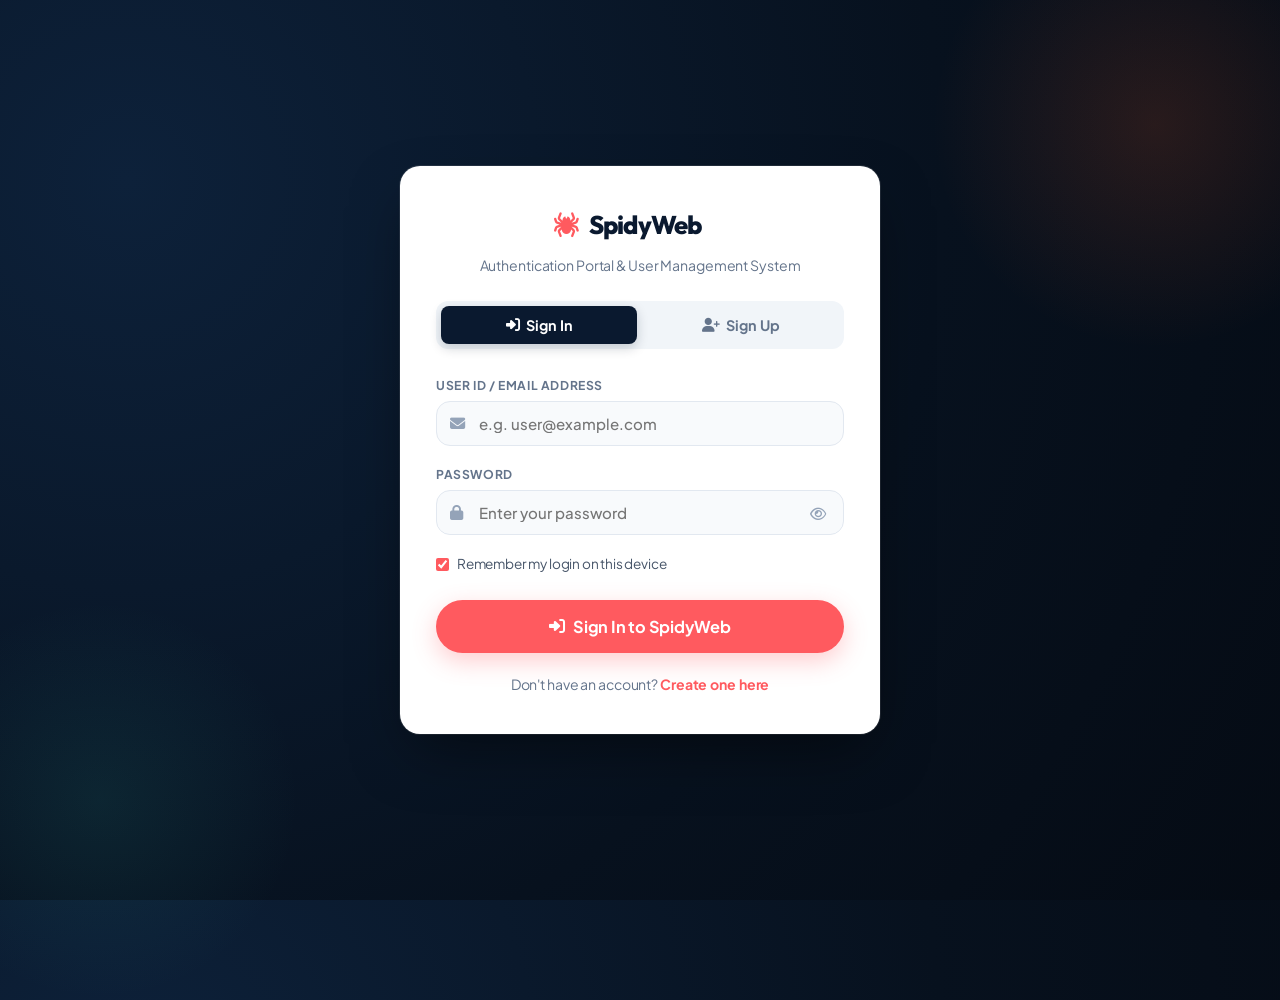
<file: index.html>
<!DOCTYPE html>
<html lang="en">
<head>
  <meta charset="UTF-8">
  <meta name="viewport" content="width=device-width, initial-scale=1.0">
  <meta name="description" content="SpidyWeb Tours & Travels - Premier Tour & Travel Management System. Explore 10+ Incredible India packages: Kerala, Ladakh, Goa, Kashmir, Rajasthan, Manali, Andaman, Rishikesh, Darjeeling in Indian Rupees (₹).">
  <title>SpidyWeb Tours & Travels - Weaving Unforgettable Journeys Across India</title>

  <!-- Google Fonts & Font Awesome Icons -->
  <link rel="preconnect" href="https://fonts.googleapis.com">
  <link rel="preconnect" href="https://fonts.gstatic.com" crossorigin>
  <link href="https://fonts.googleapis.com/css2?family=Outfit:wght@400;500;600;700;800;900&family=Plus+Jakarta+Sans:ital,wght@0,300;0,400;0,500;0,600;0,700;0,800;1,400;1,600&family=JetBrains+Mono:wght@500;700&display=swap" rel="stylesheet">
  <link rel="stylesheet" href="https://cdnjs.cloudflare.com/ajax/libs/font-awesome/6.4.0/css/all.min.css">

  <!-- Core Stylesheet -->
  <link rel="stylesheet" href="assets/css/style.css">
</head>
<body>

  <!-- Navigation Bar -->
  <header class="navbar">
    <div class="container navbar-inner">
      <a href="index.html" class="logo">
        <i class="fas fa-spider" style="color: var(--accent-coral);"></i>
        <span>SpidyWeb</span>
      </a>

      <nav class="nav-links">
        <a href="index.html" class="nav-link active">Home</a>
        <a href="#featured-tours" class="nav-link">Packages <span class="nav-count-badge">16</span></a>

        <!-- Travel Seasons Dropdown Menu in Navbar -->
        <div class="nav-dropdown-wrap" id="seasons-nav-wrap">
          <button type="button" class="nav-link nav-dropdown-btn" id="seasons-nav-btn" aria-haspopup="true" aria-expanded="false">
            <i class="far fa-calendar-alt" style="color: var(--accent-gold);"></i> Seasons <i class="fas fa-chevron-down nav-caret"></i>
          </button>
          <div class="nav-dropdown-panel" id="seasons-nav-menu">
            <div class="dropdown-header-tag">Explore by Weather & Best Time</div>
            <a href="javascript:void(0)" class="dropdown-season-item" data-season="all">
              <span class="season-badge-icon" style="background: rgba(10,25,47,0.08); color: var(--primary-navy);"><i class="fas fa-globe-americas"></i></span>
              <div class="season-info-text">
                <span class="season-name">All Seasons (16 Stacks)</span>
                <span class="season-hint">Every iconic destination across India & Global</span>
              </div>
            </a>
            <a href="javascript:void(0)" class="dropdown-season-item" data-season="spring-summer">
              <span class="season-badge-icon" style="background: #fef3c7; color: #d97706;">🌸</span>
              <div class="season-info-text">
                <span class="season-name">Spring & Summer (Mar – Jun)</span>
                <span class="season-hint">Manali, Ooty, Bali, Swiss Alps, Ladakh</span>
              </div>
            </a>
            <a href="javascript:void(0)" class="dropdown-season-item" data-season="monsoon">
              <span class="season-badge-icon" style="background: #e0f2fe; color: #0284c7;">🌧️</span>
              <div class="season-info-text">
                <span class="season-name">Monsoon Greens (Jul – Sep)</span>
                <span class="season-hint">Kerala backwaters, Meghalaya falls & Bali</span>
              </div>
            </a>
            <a href="javascript:void(0)" class="dropdown-season-item" data-season="autumn">
              <span class="season-badge-icon" style="background: #ffedd5; color: #ea580c;">🍁</span>
              <div class="season-info-text">
                <span class="season-name">Festive Autumn (Oct – Nov)</span>
                <span class="season-hint">Rajasthan, Varanasi, Dubai & Darjeeling</span>
              </div>
            </a>
            <a href="javascript:void(0)" class="dropdown-season-item" data-season="winter">
              <span class="season-badge-icon" style="background: #eff6ff; color: #2563eb;">❄️</span>
              <div class="season-info-text">
                <span class="season-name">Winter Snow & Sun (Dec – Feb)</span>
                <span class="season-hint">Kashmir Gulmarg snow, Goa & Andaman beaches</span>
              </div>
            </a>
          </div>
        </div>

        <a href="#destinations" class="nav-link">Destinations</a>
        <a href="about.html" class="nav-link">About</a>
        <a href="contact.html" class="nav-link">Contact</a>
        <a href="my-bookings.html" class="nav-link"><i class="fas fa-suitcase-rolling" style="font-size: 0.8rem;"></i> My Trips</a>
      </nav>

      <div class="nav-actions">
        <div class="user-profile-menu">
          <div class="user-avatar-btn">
            <img src="https://images.unsplash.com/photo-1535713875002-d1d0cf377fde?auto=format&fit=crop&w=150&q=80" alt="Avatar" id="header-dp" class="user-avatar-img">
            <span class="user-name-display">Krrish Modi</span>
            <i class="fas fa-chevron-down" style="font-size: 0.7rem; opacity: 0.75;"></i>
          </div>
          <div class="user-dropdown">
            <div style="padding: 12px 18px; border-bottom: 1px solid var(--border-light); display: flex; align-items: center; justify-content: space-between;">
              <div>
                <p style="font-weight: 700; font-size: 0.9rem;" id="nav-user-name" class="user-name-display">Krrish Modi</p>
                <p style="font-size: 0.75rem; color: var(--text-muted);" id="nav-user-email" class="user-email-display">krrish@spideyweb.travel</p>
              </div>
              <button onclick="openAvatarModal()" class="btn btn-outline btn-sm" style="padding: 4px 8px; font-size: 0.75rem;" title="Change Profile Photo">
                <i class="fas fa-camera"></i> Change DP
              </button>
            </div>
            <a href="my-bookings.html" class="dropdown-item">
              <i class="fas fa-suitcase-rolling"></i> My Bookings
            </a>
            <a href="admin/index.html" class="dropdown-item">
              <i class="fas fa-chart-line"></i> Admin Dashboard
            </a>
            <a href="javascript:void(0)" onclick="openAvatarModal()" class="dropdown-item">
              <i class="fas fa-image"></i> Change Profile Photo
            </a>
            <div class="dropdown-divider"></div>
            <a href="javascript:void(0)" onclick="SpideyAuth.logoutUser(); return false;" class="dropdown-item" style="color: #ef4444;">
              <i class="fas fa-sign-out-alt"></i> Logout / Switch User
            </a>
          </div>
        </div>

        <a href="admin/index.html" class="nav-admin-btn" title="Admin Portal">
          <i class="fas fa-shield-alt"></i> <span>Admin Portal</span>
        </a>

        <button class="mobile-menu-btn" aria-label="Toggle Menu">
          <i class="fas fa-bars"></i>
        </button>
      </div>
    </div>
  </header>

  <!-- Hero Section -->
  <section class="hero">
    <div class="container">
      <div class="hero-content">
        <div class="hero-tagline">
          <i class="fas fa-spider" style="color: var(--accent-coral);"></i> SpidyWeb Premier Travel Network
        </div>
        <h1 class="hero-title">
          Explore <span>16 Iconic Destination Stacks</span> Across India & World
        </h1>
        <p class="hero-desc">
          Complete self-contained tour management stacks: verified photos, handpicked stays, curated attractions, and day-by-day itineraries with 100% price transparency in Indian Rupees (₹).
        </p>
      </div>

      <!-- Interactive Search Bar with ONLY RUPEES in Max Budget -->
      <div class="search-card">
        <div class="search-field">
          <label class="search-label"><i class="fas fa-map-marker-alt"></i> Search 16 Places</label>
          <input type="text" id="search-destination" class="search-input" placeholder="Kerala, Bali, Dubai, Meghalaya, Ooty, Ladakh, Goa, Kashmir, Swiss Alps...">
        </div>

        <!-- MakeMyTrip Style Date & Duration Picker Trigger -->
        <div class="search-field date-picker-field" id="mmt-date-picker-wrap">
          <label class="search-label"><i class="fas fa-calendar-alt"></i> Stay Dates & Duration</label>
          <div class="date-trigger-box" id="mmt-date-trigger" tabindex="0" role="button" aria-haspopup="dialog" aria-expanded="false" title="Click to select stay dates like MakeMyTrip">
            <div class="date-val-wrap">
              <span class="date-val-primary" id="mmt-date-display">Select Stay Dates</span>
              <span class="date-val-sub" id="mmt-duration-sub">Months & All Dates</span>
            </div>
            <span class="mmt-duration-pill" id="mmt-duration-pill" style="display: none;">0 Nights</span>
          </div>
          <!-- Hidden input for search filter engine compatibility -->
          <input type="hidden" id="search-duration" value="all">
          <input type="hidden" id="checkin-date" value="">
          <input type="hidden" id="checkout-date" value="">
        </div>

        <!-- MAX BUDGET (ONLY RUPEES, NO PLACE NAMES) -->
        <div class="search-field">
          <label class="search-label"><i class="fas fa-rupee-sign"></i> Max Budget (INR)</label>
          <select id="search-budget" class="search-input" style="cursor: pointer;">
            <option value="9999999">Any Budget</option>
            <option value="20000">Under ₹20,000</option>
            <option value="30000">Under ₹30,000</option>
            <option value="50000">Under ₹50,000</option>
            <option value="100000">Under ₹1,00,000</option>
            <option value="200000">Under ₹2,00,000</option>
          </select>
        </div>

        <div class="search-field">
          <label class="search-label"><i class="fas fa-calendar-alt"></i> Travel Season</label>
          <select class="search-input" style="cursor: pointer;">
            <option>Festive Autumn 2026</option>
            <option>Winter Snow Season 2026</option>
            <option>Spring / Summer 2027</option>
          </select>
        </div>

        <button id="btn-hero-search" class="btn btn-primary btn-lg">
          <i class="fas fa-search"></i> Search Tours
        </button>

        <!-- MakeMyTrip Style Dual-Month Calendar Popover -->
        <div class="mmt-calendar-popover" id="mmt-calendar-popover" role="dialog" aria-label="MakeMyTrip Stay Date Picker" style="display: none;">
          <div class="mmt-popover-header">
            <div class="mmt-header-title">
              <i class="fas fa-calendar-alt"></i>
              <div>
                <h4>Select Dates & Duration</h4>
                <p>Pick check-in & check-out dates to calculate duration</p>
              </div>
            </div>
            <div class="mmt-nav-group">
              <button type="button" class="mmt-nav-arrow" id="mmt-prev-month" aria-label="Previous Month">
                <i class="fas fa-chevron-left"></i>
              </button>
              <button type="button" class="mmt-nav-arrow" id="mmt-next-month" aria-label="Next Month">
                <i class="fas fa-chevron-right"></i>
              </button>
            </div>
          </div>

          <!-- Dual Month Container -->
          <div class="mmt-dual-months" id="mmt-dual-months">
            <!-- Dynamically rendered via JS -->
          </div>

          <!-- Calendar Popover Footer -->
          <div class="mmt-popover-footer">
            <div class="mmt-footer-info">
              <div class="mmt-date-chips">
                <div class="mmt-chip" id="mmt-checkin-chip">
                  <span class="chip-label">Check-in</span>
                  <span class="chip-date" id="mmt-chip-in-val">Select date</span>
                </div>
                <i class="fas fa-arrow-right chip-arrow"></i>
                <div class="mmt-chip" id="mmt-checkout-chip">
                  <span class="chip-label">Check-out</span>
                  <span class="chip-date" id="mmt-chip-out-val">Select date</span>
                </div>
              </div>
              <div class="mmt-footer-nights" id="mmt-nights-summary">
                <i class="fas fa-moon"></i> <span>Pick check-in date</span>
              </div>
            </div>
            <div class="mmt-footer-actions">
              <button type="button" class="btn btn-sm btn-outline" id="mmt-clear-btn">Reset</button>
              <button type="button" class="btn btn-sm btn-primary" id="mmt-apply-btn" disabled>Apply Dates</button>
            </div>
          </div>
        </div>
      </div>

      <!-- Key Platform Stats -->
      <div class="hero-stats">
        <div class="stat-item">
          <div class="stat-number">25,000+</div>
          <div class="stat-label">Happy Explorers</div>
        </div>
        <div class="stat-item">
          <div class="stat-number">16</div>
          <div class="stat-label">Complete Place Stacks</div>
        </div>
        <div class="stat-item">
          <div class="stat-number">28+</div>
          <div class="stat-label">States & Territories</div>
        </div>
        <div class="stat-item">
          <div class="stat-number">99.6%</div>
          <div class="stat-label">Five-Star Reviews</div>
        </div>
      </div>
    </div>
  </section>

  <!-- Featured Tours Section -->
  <section class="section" id="featured-tours">
    <div class="container">
      <div class="section-header">
        <span class="section-subtitle">Handcrafted by SpidyWeb</span>
        <h2 class="section-title">12 Master Destination Stacks</h2>
        <p class="section-desc">
          100% unique details per stack: distinct photos, vetted stays, famous sightseeing, and regional delicacies in Indian Rupees (₹).
        </p>
      </div>

      <!-- Category Filter Pills -->
      <div class="category-filter-wrap">
        <button class="filter-btn active" data-category="all">
          <i class="fas fa-globe-americas"></i> All Experiences (16)
        </button>
        <button class="filter-btn" data-category="incredible-india">
          <i class="fas fa-om"></i> Incredible India
        </button>
        <button class="filter-btn" data-category="tropical-beach">
          <i class="fas fa-umbrella-beach"></i> Tropical & Beach
        </button>
        <button class="filter-btn" data-category="himalayan-trekking">
          <i class="fas fa-mountain"></i> Himalayan & Trekking
        </button>
        <button class="filter-btn" data-category="cultural-heritage">
          <i class="fas fa-monument"></i> Cultural & Heritage
        </button>
        <button class="filter-btn" data-category="romantic-honeymoon">
          <i class="fas fa-heart"></i> Romantic Honeymoon
        </button>
      </div>

      <!-- Packages Grid with 100% REAL PHOTOS for each place -->
      <div class="packages-grid" id="packages-container">

        <!-- 1. KERALA BACKWATERS (REAL HOUSEBOAT & TEA HILLS PHOTO) -->
        <article class="package-card" data-category="incredible-india" data-destination="Munnar, Thekkady & Alleppey, India" data-title="Kerala Backwaters Luxury Houseboat & Munnar Tea Hills" data-duration="6" data-price="24999">
          <div class="card-img-wrap">
            <img src="https://images.unsplash.com/photo-1602216056096-3b40cc0c9944?auto=format&fit=crop&w=900&q=80" alt="Alleppey Backwaters Houseboat Kerala" loading="lazy">
            <div class="card-badges">
              <span class="badge badge-coral"><i class="fas fa-fire"></i> Best Seller</span>
              <span class="badge badge-gold"><i class="fas fa-tag"></i> Save 17%</span>
            </div>
            <button class="card-wishlist" data-id="1" aria-label="Save to Wishlist"><i class="far fa-heart"></i></button>
            <div class="card-duration"><i class="far fa-clock"></i> 6 Days / 5 Nights</div>
          </div>
          <div class="card-body">
            <div class="card-location"><i class="fas fa-map-marker-alt"></i> Munnar & Alleppey, Kerala (India)</div>
            <h3 class="card-title"><a href="package-details.html?id=1">Kerala Backwaters Houseboat & Munnar Tea Hills</a></h3>
            <p class="card-summary">Private luxury AC houseboat cruise in Alleppey backwaters and aromatic Munnar tea plantations.</p>
            <div class="card-meta">
              <div class="card-rating"><i class="fas fa-star"></i> 4.96 <span>(68 reviews)</span></div>
              <div class="card-group-size"><i class="fas fa-user-friends"></i> Max 12 Guests</div>
            </div>
            <div class="card-footer">
              <div class="card-price-wrap">
                <span class="card-price-label">From</span>
                <div>
                  <span class="card-price">₹24,999</span>
                  <span class="card-price-original">₹29,999</span>
                </div>
              </div>
              <div style="display: flex; gap: 8px;">
                <a href="package-details.html?id=1" class="btn btn-outline-dark btn-sm">Details</a>
                <button class="btn btn-primary btn-sm btn-open-booking" data-id="1" data-title="Kerala Backwaters Houseboat & Munnar Tea Hills" data-price="24999" data-destination="Kerala, India" data-duration="6 Days">Book Now</button>
              </div>
            </div>
          </div>
        </article>

        <!-- 2. LADAKH PANGONG (REAL PANGONG TSO PHOTO) -->
        <article class="package-card" data-category="himalayan-trekking" data-destination="Leh, Nubra Valley & Pangong Lake, India" data-title="Ladakh Himalayan Passes, Pangong Lake & Nubra Dunes" data-duration="7" data-price="38500">
          <div class="card-img-wrap">
            <img src="https://images.unsplash.com/photo-1581793745862-99fde7fa73d2?auto=format&fit=crop&w=900&q=80" alt="Pangong Tso Lake Ladakh" loading="lazy">
            <div class="card-badges">
              <span class="badge badge-coral"><i class="fas fa-fire"></i> Top Adventure</span>
              <span class="badge badge-gold"><i class="fas fa-tag"></i> Save 12%</span>
            </div>
            <button class="card-wishlist" data-id="2" aria-label="Save to Wishlist"><i class="far fa-heart"></i></button>
            <div class="card-duration"><i class="far fa-clock"></i> 7 Days / 6 Nights</div>
          </div>
          <div class="card-body">
            <div class="card-location"><i class="fas fa-map-marker-alt"></i> Leh & Pangong Tso, Ladakh (India)</div>
            <h3 class="card-title"><a href="package-details.html?id=2">Ladakh Himalayan Passes, Pangong & Nubra Dunes</a></h3>
            <p class="card-summary">Cross Khardung La pass, ride double-humped camels in Nubra desert sand dunes, and camp at Pangong Lake.</p>
            <div class="card-meta">
              <div class="card-rating"><i class="fas fa-star"></i> 4.98 <span>(74 reviews)</span></div>
              <div class="card-group-size"><i class="fas fa-user-friends"></i> Max 10 Guests</div>
            </div>
            <div class="card-footer">
              <div class="card-price-wrap">
                <span class="card-price-label">From</span>
                <div>
                  <span class="card-price">₹38,500</span>
                  <span class="card-price-original">₹44,000</span>
                </div>
              </div>
              <div style="display: flex; gap: 8px;">
                <a href="package-details.html?id=2" class="btn btn-outline-dark btn-sm">Details</a>
                <button class="btn btn-primary btn-sm btn-open-booking" data-id="2" data-title="Ladakh Himalayan Passes & Pangong Lake" data-price="38500" data-destination="Ladakh, India" data-duration="7 Days">Book Now</button>
              </div>
            </div>
          </div>
        </article>

        <!-- 3. GOA BEACHES (REAL GOA PALM BEACH PHOTO) -->
        <article class="package-card" data-category="tropical-beach" data-destination="North & South Goa, India" data-title="Goa Sun, Sand, Heritage Churches & Water Sports" data-duration="5" data-price="18999">
          <div class="card-img-wrap">
            <img src="https://images.unsplash.com/photo-1512343879784-a960bf40e7f2?auto=format&fit=crop&w=900&q=80" alt="Palolem Beach Goa" loading="lazy">
            <div class="card-badges">
              <span class="badge badge-coral"><i class="fas fa-fire"></i> Best Seller</span>
            </div>
            <button class="card-wishlist" data-id="3" aria-label="Save to Wishlist"><i class="far fa-heart"></i></button>
            <div class="card-duration"><i class="far fa-clock"></i> 5 Days / 4 Nights</div>
          </div>
          <div class="card-body">
            <div class="card-location"><i class="fas fa-map-marker-alt"></i> Calangute, Baga & Palolem, Goa (India)</div>
            <h3 class="card-title"><a href="package-details.html?id=3">Goa Sun, Sand, Latin Quarter & Water Sports</a></h3>
            <p class="card-summary">Golden beaches, Portuguese Latin Quarters in Fontainhas, parasailing, and sunset catamaran cruises.</p>
            <div class="card-meta">
              <div class="card-rating"><i class="fas fa-star"></i> 4.89 <span>(52 reviews)</span></div>
              <div class="card-group-size"><i class="fas fa-user-friends"></i> Max 15 Guests</div>
            </div>
            <div class="card-footer">
              <div class="card-price-wrap">
                <span class="card-price-label">From</span>
                <div>
                  <span class="card-price">₹18,999</span>
                  <span class="card-price-original">₹22,500</span>
                </div>
              </div>
              <div style="display: flex; gap: 8px;">
                <a href="package-details.html?id=3" class="btn btn-outline-dark btn-sm">Details</a>
                <button class="btn btn-primary btn-sm btn-open-booking" data-id="3" data-title="Goa Sun, Sand & Water Sports" data-price="18999" data-destination="Goa, India" data-duration="5 Days">Book Now</button>
              </div>
            </div>
          </div>
        </article>

        <!-- 4. KASHMIR (REAL DAL LAKE SHIKARA PHOTO) -->
        <article class="package-card" data-category="incredible-india" data-destination="Srinagar, Gulmarg & Pahalgam, India" data-title="Kashmir Heaven on Earth, Gulmarg Gondola & Dal Lake" data-duration="6" data-price="29500">
          <div class="card-img-wrap">
            <img src="https://images.unsplash.com/photo-1598091383021-15ddea10925d?auto=format&fit=crop&w=900&q=80" alt="Dal Lake Shikara Boat Srinagar Kashmir" loading="lazy">
            <div class="card-badges">
              <span class="badge badge-coral"><i class="fas fa-heart"></i> Paradise Trip</span>
            </div>
            <button class="card-wishlist" data-id="4" aria-label="Save to Wishlist"><i class="far fa-heart"></i></button>
            <div class="card-duration"><i class="far fa-clock"></i> 6 Days / 5 Nights</div>
          </div>
          <div class="card-body">
            <div class="card-location"><i class="fas fa-map-marker-alt"></i> Srinagar & Gulmarg, Kashmir (India)</div>
            <h3 class="card-title"><a href="package-details.html?id=4">Kashmir Heaven on Earth & Dal Lake Shikara</a></h3>
            <p class="card-summary">Wooden Shikaras on Dal Lake, carved cedar houseboats, and Gulmarg Gondola cable car ride.</p>
            <div class="card-meta">
              <div class="card-rating"><i class="fas fa-star"></i> 4.94 <span>(61 reviews)</span></div>
              <div class="card-group-size"><i class="fas fa-user-friends"></i> Max 12 Guests</div>
            </div>
            <div class="card-footer">
              <div class="card-price-wrap">
                <span class="card-price-label">From</span>
                <div>
                  <span class="card-price">₹29,500</span>
                  <span class="card-price-original">₹34,000</span>
                </div>
              </div>
              <div style="display: flex; gap: 8px;">
                <a href="package-details.html?id=4" class="btn btn-outline-dark btn-sm">Details</a>
                <button class="btn btn-primary btn-sm btn-open-booking" data-id="4" data-title="Kashmir Heaven on Earth" data-price="29500" data-destination="Kashmir, India" data-duration="6 Days">Book Now</button>
              </div>
            </div>
          </div>
        </article>

        <!-- 5. RAJASTHAN (REAL JAIPUR FORTS & UDAIPUR PHOTO) -->
        <article class="package-card" data-category="cultural-heritage" data-destination="Jaipur, Jodhpur & Udaipur, India" data-title="Majestic Rajasthan Palaces, Forts & Thar Desert Safari" data-duration="8" data-price="48000">
          <div class="card-img-wrap">
            <img src="https://images.unsplash.com/photo-1599661046289-e31897846e41?auto=format&fit=crop&w=900&q=80" alt="Amber Fort & Rajasthan Palaces" loading="lazy">
            <div class="card-badges">
              <span class="badge badge-gold"><i class="fas fa-tag"></i> Save 15%</span>
            </div>
            <button class="card-wishlist" data-id="5" aria-label="Save to Wishlist"><i class="far fa-heart"></i></button>
            <div class="card-duration"><i class="far fa-clock"></i> 8 Days / 7 Nights</div>
          </div>
          <div class="card-body">
            <div class="card-location"><i class="fas fa-map-marker-alt"></i> Jaipur & Udaipur, Rajasthan (India)</div>
            <h3 class="card-title"><a href="package-details.html?id=5">Majestic Rajasthan Palaces, Forts & Desert Dunes</a></h3>
            <p class="card-summary">Live like royalty in heritage Havelis, marvel at Amber Fort, boat on Lake Pichola, and ride camels in Thar desert.</p>
            <div class="card-meta">
              <div class="card-rating"><i class="fas fa-star"></i> 4.88 <span>(41 reviews)</span></div>
              <div class="card-group-size"><i class="fas fa-user-friends"></i> Max 15 Guests</div>
            </div>
            <div class="card-footer">
              <div class="card-price-wrap">
                <span class="card-price-label">From</span>
                <div>
                  <span class="card-price">₹48,000</span>
                  <span class="card-price-original">₹56,000</span>
                </div>
              </div>
              <div style="display: flex; gap: 8px;">
                <a href="package-details.html?id=5" class="btn btn-outline-dark btn-sm">Details</a>
                <button class="btn btn-primary btn-sm btn-open-booking" data-id="5" data-title="Majestic Rajasthan Palaces & Forts" data-price="48000" data-destination="Rajasthan, India" data-duration="8 Days">Book Now</button>
              </div>
            </div>
          </div>
        </article>

        <!-- 6. MANALI & SHIMLA (REAL SOLANG VALLEY SNOW PHOTO) -->
        <article class="package-card" data-category="himalayan-trekking" data-destination="Shimla, Kullu & Manali, India" data-title="Himachal Snow Valley, Manali Solang & Shimla Pines" data-duration="6" data-price="22500">
          <div class="card-img-wrap">
            <img src="https://images.unsplash.com/photo-1626621341517-bbf3d9990a23?auto=format&fit=crop&w=900&q=80" alt="Manali Snow Mountains & Solang Valley" loading="lazy">
            <div class="card-badges">
              <span class="badge badge-teal"><i class="fas fa-snowflake"></i> Snow Special</span>
            </div>
            <button class="card-wishlist" data-id="6" aria-label="Save to Wishlist"><i class="far fa-heart"></i></button>
            <div class="card-duration"><i class="far fa-clock"></i> 6 Days / 5 Nights</div>
          </div>
          <div class="card-body">
            <div class="card-location"><i class="fas fa-map-marker-alt"></i> Shimla & Manali, Himachal (India)</div>
            <h3 class="card-title"><a href="package-details.html?id=6">Himachal Snow Valley, Manali Solang & Shimla</a></h3>
            <p class="card-summary">Solang Valley adventures, Rohtang snow pass, Hadimba temple, and Shimla Mall Road strolls.</p>
            <div class="card-meta">
              <div class="card-rating"><i class="fas fa-star"></i> 4.93 <span>(56 reviews)</span></div>
              <div class="card-group-size"><i class="fas fa-user-friends"></i> Max 15 Guests</div>
            </div>
            <div class="card-footer">
              <div class="card-price-wrap">
                <span class="card-price-label">From</span>
                <div>
                  <span class="card-price">₹22,500</span>
                  <span class="card-price-original">₹26,000</span>
                </div>
              </div>
              <div style="display: flex; gap: 8px;">
                <a href="package-details.html?id=6" class="btn btn-outline-dark btn-sm">Details</a>
                <button class="btn btn-primary btn-sm btn-open-booking" data-id="6" data-title="Himachal Snow Valley & Manali" data-price="22500" data-destination="Himachal, India" data-duration="6 Days">Book Now</button>
              </div>
            </div>
          </div>
        </article>

        <!-- 7. ANDAMAN ISLANDS (REAL HAVELOCK BEACH PHOTO) -->
        <article class="package-card" data-category="tropical-beach" data-destination="Port Blair & Havelock Island, India" data-title="Andaman Coral Islands, Radhanagar Beach & Scuba" data-duration="6" data-price="36000">
          <div class="card-img-wrap">
            <img src="https://images.unsplash.com/photo-1589308078059-be1415eab4c3?auto=format&fit=crop&w=900&q=80" alt="Radhanagar Beach Havelock Andaman" loading="lazy">
            <div class="card-badges">
              <span class="badge badge-coral"><i class="fas fa-water"></i> Scuba Paradise</span>
            </div>
            <button class="card-wishlist" data-id="7" aria-label="Save to Wishlist"><i class="far fa-heart"></i></button>
            <div class="card-duration"><i class="far fa-clock"></i> 6 Days / 5 Nights</div>
          </div>
          <div class="card-body">
            <div class="card-location"><i class="fas fa-map-marker-alt"></i> Havelock Island, Andaman (India)</div>
            <h3 class="card-title"><a href="package-details.html?id=7">Andaman Coral Islands & Radhanagar Beach</a></h3>
            <p class="card-summary">Asia’s best white sand beach, scuba diving in pristine coral reefs, and luxury catamaran cruises.</p>
            <div class="card-meta">
              <div class="card-rating"><i class="fas fa-star"></i> 4.97 <span>(49 reviews)</span></div>
              <div class="card-group-size"><i class="fas fa-user-friends"></i> Max 12 Guests</div>
            </div>
            <div class="card-footer">
              <div class="card-price-wrap">
                <span class="card-price-label">From</span>
                <div>
                  <span class="card-price">₹36,000</span>
                  <span class="card-price-original">₹42,000</span>
                </div>
              </div>
              <div style="display: flex; gap: 8px;">
                <a href="package-details.html?id=7" class="btn btn-outline-dark btn-sm">Details</a>
                <button class="btn btn-primary btn-sm btn-open-booking" data-id="7" data-title="Andaman Coral Islands & Scuba" data-price="36000" data-destination="Andaman, India" data-duration="6 Days">Book Now</button>
              </div>
            </div>
          </div>
        </article>

        <!-- 8. VARANASI (REAL GANGA AARTI PHOTO) -->
        <article class="package-card" data-category="incredible-india" data-destination="Varanasi & Sarnath, India" data-title="Varanasi Spiritual Ganges Ganga Aarti & Sarnath Heritage" data-duration="4" data-price="15500">
          <div class="card-img-wrap">
            <img src="https://images.unsplash.com/photo-1561361513-2d000a50f0dc?auto=format&fit=crop&w=900&q=80" alt="Varanasi Ganga Aarti Ghats" loading="lazy">
            <div class="card-badges">
              <span class="badge badge-gold"><i class="fas fa-om"></i> Spiritual</span>
            </div>
            <button class="card-wishlist" data-id="8" aria-label="Save to Wishlist"><i class="far fa-heart"></i></button>
            <div class="card-duration"><i class="far fa-clock"></i> 4 Days / 3 Nights</div>
          </div>
          <div class="card-body">
            <div class="card-location"><i class="fas fa-map-marker-alt"></i> Varanasi & Sarnath, Uttar Pradesh (India)</div>
            <h3 class="card-title"><a href="package-details.html?id=8">Varanasi Spiritual Ganges Aarti & Sarnath</a></h3>
            <p class="card-summary">Sunrise boat ride on holy Ganges, VIP evening Maha Ganga Aarti, and ancient Sarnath stupas.</p>
            <div class="card-meta">
              <div class="card-rating"><i class="fas fa-star"></i> 4.91 <span>(38 reviews)</span></div>
              <div class="card-group-size"><i class="fas fa-user-friends"></i> Max 14 Guests</div>
            </div>
            <div class="card-footer">
              <div class="card-price-wrap">
                <span class="card-price-label">From</span>
                <div>
                  <span class="card-price">₹15,500</span>
                  <span class="card-price-original">₹18,500</span>
                </div>
              </div>
              <div style="display: flex; gap: 8px;">
                <a href="package-details.html?id=8" class="btn btn-outline-dark btn-sm">Details</a>
                <button class="btn btn-primary btn-sm btn-open-booking" data-id="8" data-title="Varanasi Spiritual Ganges Tour" data-price="15500" data-destination="Varanasi, India" data-duration="4 Days">Book Now</button>
              </div>
            </div>
          </div>
        </article>

        <!-- 9. UTTARAKHAND RISHIKESH (REAL GANGES RAFTING PHOTO) -->
        <article class="package-card" data-category="himalayan-trekking" data-destination="Rishikesh & Mussoorie, India" data-title="Uttarakhand Rishikesh Ganga Rafting & Mussoorie Hills" data-duration="5" data-price="24500">
          <div class="card-img-wrap">
            <img src="https://images.unsplash.com/photo-1544735716-392fe2489ffa?auto=format&fit=crop&w=900&q=80" alt="Rishikesh White Water Rafting Ganges" loading="lazy">
            <div class="card-badges">
              <span class="badge badge-teal"><i class="fas fa-water"></i> Adventure</span>
            </div>
            <button class="card-wishlist" data-id="9" aria-label="Save to Wishlist"><i class="far fa-heart"></i></button>
            <div class="card-duration"><i class="far fa-clock"></i> 5 Days / 4 Nights</div>
          </div>
          <div class="card-body">
            <div class="card-location"><i class="fas fa-map-marker-alt"></i> Rishikesh & Mussoorie, Uttarakhand (India)</div>
            <h3 class="card-title"><a href="package-details.html?id=9">Uttarakhand Rishikesh Rafting & Mussoorie</a></h3>
            <p class="card-summary">16KM Grade-III White Water Rafting on Ganges, luxury riverside camping, and Mussoorie hill vistas.</p>
            <div class="card-meta">
              <div class="card-rating"><i class="fas fa-star"></i> 4.90 <span>(44 reviews)</span></div>
              <div class="card-group-size"><i class="fas fa-user-friends"></i> Max 16 Guests</div>
            </div>
            <div class="card-footer">
              <div class="card-price-wrap">
                <span class="card-price-label">From</span>
                <div>
                  <span class="card-price">₹24,500</span>
                  <span class="card-price-original">₹29,000</span>
                </div>
              </div>
              <div style="display: flex; gap: 8px;">
                <a href="package-details.html?id=9" class="btn btn-outline-dark btn-sm">Details</a>
                <button class="btn btn-primary btn-sm btn-open-booking" data-id="9" data-title="Uttarakhand Rishikesh Rafting & Hills" data-price="24500" data-destination="Uttarakhand, India" data-duration="5 Days">Book Now</button>
              </div>
            </div>
          </div>
        </article>

        <!-- 10. DARJEELING & SIKKIM (REAL TEA ESTATE PHOTO) -->
        <article class="package-card" data-category="incredible-india" data-destination="Darjeeling & Gangtok, India" data-title="Darjeeling Queen of Hills & Gangtok Sikkim Monasteries" data-duration="6" data-price="28000">
          <div class="card-img-wrap">
            <img src="https://images.unsplash.com/photo-1544644181-1484b3fdfc62?auto=format&fit=crop&w=900&q=80" alt="Darjeeling Tea Garden Sunrise" loading="lazy">
            <div class="card-badges">
              <span class="badge badge-gold"><i class="fas fa-sun"></i> Sunrise Special</span>
            </div>
            <button class="card-wishlist" data-id="10" aria-label="Save to Wishlist"><i class="far fa-heart"></i></button>
            <div class="card-duration"><i class="far fa-clock"></i> 6 Days / 5 Nights</div>
          </div>
          <div class="card-body">
            <div class="card-location"><i class="fas fa-map-marker-alt"></i> Darjeeling & Gangtok, Sikkim (India)</div>
            <h3 class="card-title"><a href="package-details.html?id=10">Darjeeling Queen of Hills & Gangtok Sikkim</a></h3>
            <p class="card-summary">Tiger Hill Kanchenjunga sunrise, Himalayan toy train, tea estates, and high altitude Tsomgo Lake.</p>
            <div class="card-meta">
              <div class="card-rating"><i class="fas fa-star"></i> 4.92 <span>(39 reviews)</span></div>
              <div class="card-group-size"><i class="fas fa-user-friends"></i> Max 12 Guests</div>
            </div>
            <div class="card-footer">
              <div class="card-price-wrap">
                <span class="card-price-label">From</span>
                <div>
                  <span class="card-price">₹28,000</span>
                  <span class="card-price-original">₹32,000</span>
                </div>
              </div>
              <div style="display: flex; gap: 8px;">
                <a href="package-details.html?id=10" class="btn btn-outline-dark btn-sm">Details</a>
                <button class="btn btn-primary btn-sm btn-open-booking" data-id="10" data-title="Darjeeling & Gangtok Sikkim" data-price="28000" data-destination="Darjeeling, India" data-duration="6 Days">Book Now</button>
              </div>
            </div>
          </div>
        </article>

        <!-- 11. SWISS ALPS (REAL ALPINE SNOW MOUNTAINS PHOTO) -->
        <article class="package-card" data-category="himalayan-trekking" data-destination="Interlaken & Zermatt, Switzerland" data-title="Swiss Alps Majestic Glacier & Interlaken Adventure" data-duration="8" data-price="175000">
          <div class="card-img-wrap">
            <img src="https://images.unsplash.com/photo-1530122037265-a5f1f91d3b99?auto=format&fit=crop&w=900&q=80" alt="Swiss Alps Jungfraujoch Glacier" loading="lazy">
            <div class="card-badges">
              <span class="badge badge-coral"><i class="fas fa-fire"></i> Best Seller</span>
            </div>
            <button class="card-wishlist" data-id="11" aria-label="Save to Wishlist"><i class="far fa-heart"></i></button>
            <div class="card-duration"><i class="far fa-clock"></i> 8 Days / 7 Nights</div>
          </div>
          <div class="card-body">
            <div class="card-location"><i class="fas fa-map-marker-alt"></i> Interlaken & Zermatt, Switzerland</div>
            <h3 class="card-title"><a href="package-details.html?id=11">Swiss Alps Glacier & Interlaken Adventure</a></h3>
            <p class="card-summary">Snow-capped summits, Jungfraujoch Top of Europe cogwheel railway, and pristine alpine chalets.</p>
            <div class="card-meta">
              <div class="card-rating"><i class="fas fa-star"></i> 4.92 <span>(34 reviews)</span></div>
              <div class="card-group-size"><i class="fas fa-user-friends"></i> Max 10 Guests</div>
            </div>
            <div class="card-footer">
              <div class="card-price-wrap">
                <span class="card-price-label">From</span>
                <div>
                  <span class="card-price">₹1,75,000</span>
                  <span class="card-price-original">₹1,95,000</span>
                </div>
              </div>
              <div style="display: flex; gap: 8px;">
                <a href="package-details.html?id=11" class="btn btn-outline-dark btn-sm">Details</a>
                <button class="btn btn-primary btn-sm btn-open-booking" data-id="11" data-title="Swiss Alps Glacier & Interlaken" data-price="175000" data-destination="Switzerland" data-duration="8 Days">Book Now</button>
              </div>
            </div>
          </div>
        </article>

      </div>

      <!-- See More Button -->
      <div style="text-align: center; margin-top: 40px;">
        <button class="btn btn-outline-dark btn-lg" onclick="showToast('Showing all 10+ Indian & Global destinations!', 'success');" style="border-radius: var(--radius-full); padding: 14px 36px; font-weight: 700;">
          <i class="fas fa-compass" style="color: var(--accent-coral);"></i> All 10+ Places Available Live
        </button>
      </div>
    </div>
  </section>

  <!-- Popular Indian Destinations Showcase Grid -->
  <section class="section" id="destinations" style="background: #f8fafc;">
    <div class="container">
      <div class="section-header">
        <span class="section-subtitle">Must-Visit Hotspots</span>
        <h2 class="section-title">Trending Destinations in India</h2>
        <p class="section-desc">
          Explore iconic hotspots curated by SpidyWeb: from Kerala backwaters to Ladakh, Goa, Manali, and Andaman.
        </p>
      </div>

      <div class="destinations-grid">
        <div class="dest-card">
          <img src="https://images.unsplash.com/photo-1602216056096-3b40cc0c9944?auto=format&fit=crop&w=700&q=80" alt="Kerala Backwaters">
          <div class="dest-overlay">
            <span class="dest-country">India - God's Own Country</span>
            <h3 class="dest-name">Kerala & Munnar Hills</h3>
            <p class="dest-tours"><i class="fas fa-water"></i> Houseboat Cruises & Tea Hills</p>
          </div>
        </div>

        <div class="dest-card">
          <img src="https://images.unsplash.com/photo-1581793745862-99fde7fa73d2?auto=format&fit=crop&w=700&q=80" alt="Ladakh Pangong">
          <div class="dest-overlay">
            <span class="dest-country">India - Land of High Passes</span>
            <h3 class="dest-name">Ladakh & Pangong Lake</h3>
            <p class="dest-tours"><i class="fas fa-mountain"></i> Khardung La Pass & Nubra</p>
          </div>
        </div>

        <div class="dest-card">
          <img src="https://images.unsplash.com/photo-1512343879784-a960bf40e7f2?auto=format&fit=crop&w=700&q=80" alt="Goa Beach">
          <div class="dest-overlay">
            <span class="dest-country">India - Coastal Paradise</span>
            <h3 class="dest-name">Goa Beaches & Churches</h3>
            <p class="dest-tours"><i class="fas fa-umbrella-beach"></i> Water Sports & Sunset Cruises</p>
          </div>
        </div>

        <div class="dest-card">
          <img src="https://images.unsplash.com/photo-1626621341517-bbf3d9990a23?auto=format&fit=crop&w=700&q=80" alt="Manali Snow">
          <div class="dest-overlay">
            <span class="dest-country">India - Snow Paradise</span>
            <h3 class="dest-name">Manali & Solang Valley</h3>
            <p class="dest-tours"><i class="fas fa-snowflake"></i> Rohtang Snow & Shimla Pines</p>
          </div>
        </div>

        <div class="dest-card">
          <img src="https://images.unsplash.com/photo-1589308078059-be1415eab4c3?auto=format&fit=crop&w=700&q=80" alt="Andaman Islands">
          <div class="dest-overlay">
            <span class="dest-country">India - Coral Wonder</span>
            <h3 class="dest-name">Andaman & Havelock Island</h3>
            <p class="dest-tours"><i class="fas fa-water"></i> Radhanagar Beach & Scuba Diving</p>
          </div>
        </div>

        <div class="dest-card">
          <img src="https://images.unsplash.com/photo-1599661046289-e31897846e41?auto=format&fit=crop&w=700&q=80" alt="Rajasthan Forts">
          <div class="dest-overlay">
            <span class="dest-country">India - Land of Kings</span>
            <h3 class="dest-name">Rajasthan Royal Heritage</h3>
            <p class="dest-tours"><i class="fas fa-monument"></i> Jaipur Forts & Thar Dunes</p>
          </div>
        </div>
      </div>
    </div>
  </section>

  <!-- Real Indian Guest Reviews Section (Hiten, Shubham, Yug, Yakshraj, Dhyani) -->
  <section class="section" style="background: #ffffff;">
    <div class="container">
      <div class="section-header">
        <span class="section-subtitle">Verified Travelers</span>
        <h2 class="section-title">Stories From SpidyWeb Explorers</h2>
        <p class="section-desc">
          Real feedback from travelers who booked their dream vacation across India with SpidyWeb.
        </p>
      </div>

      <div style="display: grid; grid-template-columns: repeat(auto-fit, minmax(320px, 1fr)); gap: 24px;">
        <div style="background: var(--bg-main); padding: 28px; border-radius: var(--radius-lg); border: 1px solid var(--border-light);">
          <div style="color: var(--accent-gold); margin-bottom: 14px; font-size: 1rem;">
            <i class="fas fa-star"></i><i class="fas fa-star"></i><i class="fas fa-star"></i><i class="fas fa-star"></i><i class="fas fa-star"></i>
          </div>
          <p style="font-style: italic; margin-bottom: 18px; color: var(--text-main); line-height: 1.6; font-size: 0.95rem;">
            "Our Ladakh expedition booked through SpidyWeb was phenomenal! The oxygen support in the vehicle and cozy tents at Pangong Lake made it 10/10."
          </p>
          <div style="display: flex; align-items: center; gap: 12px;">
            <img src="https://images.unsplash.com/photo-1507003211169-0a1dd7228f2d?auto=format&fit=crop&w=100&q=80" alt="Hiten Patil" style="width: 44px; height: 44px; border-radius: 50%; object-fit: cover;">
            <div>
              <h4 style="font-size: 0.95rem;">Hiten Patil</h4>
              <span style="font-size: 0.8rem; color: var(--text-muted);">Traveled to Ladakh Himalayan Passes</span>
            </div>
          </div>
        </div>

        <div style="background: var(--bg-main); padding: 28px; border-radius: var(--radius-lg); border: 1px solid var(--border-light);">
          <div style="color: var(--accent-gold); margin-bottom: 14px; font-size: 1rem;">
            <i class="fas fa-star"></i><i class="fas fa-star"></i><i class="fas fa-star"></i><i class="fas fa-star"></i><i class="fas fa-star"></i>
          </div>
          <p style="font-style: italic; margin-bottom: 18px; color: var(--text-main); line-height: 1.6; font-size: 0.95rem;">
            "Goa water sports package with parasailing and sunset catamaran cruise was seamless. Great transparent pricing in Rupees."
          </p>
          <div style="display: flex; align-items: center; gap: 12px;">
            <img src="https://images.unsplash.com/photo-1500648767791-00dcc994a43e?auto=format&fit=crop&w=100&q=80" alt="Shubham Sharma" style="width: 44px; height: 44px; border-radius: 50%; object-fit: cover;">
            <div>
              <h4 style="font-size: 0.95rem;">Shubham Sharma</h4>
              <span style="font-size: 0.8rem; color: var(--text-muted);">Traveled to Goa Beaches & Water Sports</span>
            </div>
          </div>
        </div>

        <div style="background: var(--bg-main); padding: 28px; border-radius: var(--radius-lg); border: 1px solid var(--border-light);">
          <div style="color: var(--accent-gold); margin-bottom: 14px; font-size: 1rem;">
            <i class="fas fa-star"></i><i class="fas fa-star"></i><i class="fas fa-star"></i><i class="fas fa-star"></i><i class="fas fa-star"></i>
          </div>
          <p style="font-style: italic; margin-bottom: 18px; color: var(--text-main); line-height: 1.6; font-size: 0.95rem;">
            "Dal Lake Shikara ride and cedar houseboat in Srinagar felt like heaven. SpidyWeb's digital pass made check-in instant!"
          </p>
          <div style="display: flex; align-items: center; gap: 12px;">
            <img src="https://images.unsplash.com/photo-1534528741775-53994a69daeb?auto=format&fit=crop&w=100&q=80" alt="Yug Shah" style="width: 44px; height: 44px; border-radius: 50%; object-fit: cover;">
            <div>
              <h4 style="font-size: 0.95rem;">Yug Shah</h4>
              <span style="font-size: 0.8rem; color: var(--text-muted);">Traveled to Kashmir Valley & Dal Lake</span>
            </div>
          </div>
        </div>
      </div>
    </div>
  </section>

  <!-- Footer -->
  <footer class="footer">
    <div class="container">
      <div class="footer-grid">
        <div class="footer-brand">
          <a href="index.html" class="logo"><i class="fas fa-spider" style="color: var(--accent-coral);"></i><span>SpidyWeb</span></a>
          <p>Weaving luxury expeditions, 10+ incredible India heritage tours, pristine Himalayan treks, and bespoke vacation experiences in Indian Rupees.</p>
          <div style="margin-top: 20px; display: flex; gap: 10px;">
            <span class="badge badge-gold"><i class="fas fa-award"></i> Best Tour Operator 2026</span>
          </div>
        </div>

        <div>
          <h4 class="footer-title">Explore 10+ Tours</h4>
          <ul class="footer-links">
            <li><a href="#featured-tours">Incredible India</a></li>
            <li><a href="#featured-tours">Kerala & Goa</a></li>
            <li><a href="#featured-tours">Ladakh & Kashmir</a></li>
            <li><a href="#featured-tours">Manali & Andaman</a></li>
            <li><a href="#featured-tours">Rajasthan & Rishikesh</a></li>
          </ul>
        </div>

        <div>
          <h4 class="footer-title">Quick Links</h4>
          <ul class="footer-links">
            <li><a href="about.html">About SpidyWeb</a></li>
            <li><a href="contact.html">Contact Concierge</a></li>
            <li><a href="my-bookings.html">Manage My Bookings</a></li>
            <li><a href="admin/index.html">Staff / Admin Portal</a></li>
          </ul>
        </div>

        <div>
          <h4 class="footer-title">Travel Inspiration</h4>
          <p style="font-size: 0.9rem; margin-bottom: 14px;">Subscribe to get member deals across 10+ Indian hotspots.</p>
          <form class="footer-newsletter" onsubmit="event.preventDefault(); showToast('Thank you for subscribing to SpidyWeb Newsletter!', 'success');">
            <input type="email" placeholder="Enter your email address" required>
            <button type="submit" class="btn btn-primary btn-block btn-sm"><i class="fas fa-paper-plane"></i> Subscribe Now</button>
          </form>
        </div>
      </div>

      <div class="footer-bottom">
        <p>&copy; 2026 SpidyWeb Tours & Travels Inc. Developed by Krrish Modi (krrish@spideyweb.travel).</p>
      </div>
    </div>
  </footer>

  <!-- Profile Photo (DP) Changer Modal -->
  <div class="modal-backdrop" id="avatar-modal">
    <div class="modal-card" style="max-width: 500px;">
      <div class="modal-header">
        <h3 class="modal-title"><i class="fas fa-camera" style="color: var(--accent-coral);"></i> Change Profile Photo (DP)</h3>
        <button class="modal-close" onclick="closeAvatarModal()">&times;</button>
      </div>

      <div class="modal-body" style="text-align: center;">
        <p style="color: var(--text-muted); font-size: 0.9rem; margin-bottom: 20px;">Upload a custom photo from your device or choose from curated traveler avatars.</p>

        <!-- Current DP Preview -->
        <div style="margin-bottom: 24px;">
          <img src="https://images.unsplash.com/photo-1535713875002-d1d0cf377fde?auto=format&fit=crop&w=150&q=80" alt="Current DP" class="user-avatar-img" style="width: 90px; height: 90px; border-radius: 50%; object-fit: cover; border: 3px solid var(--accent-coral); box-shadow: var(--shadow-md);">
          <p style="font-size: 0.85rem; font-weight: 700; color: var(--primary-navy); margin-top: 8px;" class="user-name-display">Krrish Modi</p>
        </div>

        <!-- File Upload Button -->
        <div style="margin-bottom: 24px;">
          <label for="avatar-file-input" class="btn btn-primary btn-block" style="cursor: pointer;">
            <i class="fas fa-upload"></i> Upload Photo From Computer
          </label>
          <input type="file" id="avatar-file-input" accept="image/*" style="display: none;">
        </div>

        <div style="border-top: 1px solid var(--border-light); padding-top: 18px;">
          <p style="font-size: 0.8rem; font-weight: 700; text-transform: uppercase; color: var(--text-muted); margin-bottom: 12px;">Or Choose Preset Avatar</p>
          <div class="avatar-preset-grid" style="justify-items: center;">
            <img src="https://images.unsplash.com/photo-1535713875002-d1d0cf377fde?auto=format&fit=crop&w=150&q=80" class="avatar-preset-item" onclick="selectPresetAvatar(this.src)" alt="Preset 1">
            <img src="https://images.unsplash.com/photo-1507003211169-0a1dd7228f2d?auto=format&fit=crop&w=150&q=80" class="avatar-preset-item" onclick="selectPresetAvatar(this.src)" alt="Preset 2">
            <img src="https://images.unsplash.com/photo-1500648767791-00dcc994a43e?auto=format&fit=crop&w=150&q=80" class="avatar-preset-item" onclick="selectPresetAvatar(this.src)" alt="Preset 3">
            <img src="https://images.unsplash.com/photo-1519085360753-af0119f7cbe7?auto=format&fit=crop&w=150&q=80" class="avatar-preset-item" onclick="selectPresetAvatar(this.src)" alt="Preset 4">
          </div>
        </div>
      </div>
    </div>
  </div>

  <!-- Multi-Step Booking Modal (Prices in Rupees) -->
  <div class="modal-backdrop" id="booking-modal">
    <div class="modal-card">
      <div class="modal-header">
        <div>
          <h3 class="modal-title" id="modal-pkg-title">Reserve Tour Package</h3>
          <p style="font-size: 0.85rem; color: var(--text-muted);" id="modal-pkg-dest">Destination</p>
        </div>
        <button class="modal-close" aria-label="Close Modal">&times;</button>
      </div>

      <div class="modal-body">
        <div class="step-progress">
          <div class="step-item active">
            <div class="step-bubble">1</div>
            <span class="step-name">Dates & Guests</span>
          </div>
          <div class="step-item">
            <div class="step-bubble">2</div>
            <span class="step-name">Custom Add-ons</span>
          </div>
          <div class="step-item">
            <div class="step-bubble">3</div>
            <span class="step-name">Payment</span>
          </div>
        </div>

        <!-- Step 1 -->
        <div class="step-section" id="step-section-1">
          <div class="widget-form-group">
            <label class="widget-label"><i class="fas fa-calendar-alt"></i> Select Travel Departure Date</label>
            <input type="date" class="widget-input" id="book-date" required>
          </div>

          <div style="display: grid; grid-template-columns: 1fr 1fr; gap: 16px; margin-bottom: 20px;">
            <div>
              <label class="widget-label">Adults (Age 12+)</label>
              <div class="guest-counter">
                <button type="button" class="counter-btn" id="modal-adult-dec">-</button>
                <span class="counter-val" id="modal-adult-val">1</span>
                <button type="button" class="counter-btn" id="modal-adult-inc">+</button>
              </div>
            </div>

            <div>
              <label class="widget-label">Children (Age 2-11, 25% Off)</label>
              <div class="guest-counter">
                <button type="button" class="counter-btn" id="modal-child-dec">-</button>
                <span class="counter-val" id="modal-child-val">0</span>
                <button type="button" class="counter-btn" id="modal-child-inc">+</button>
              </div>
            </div>
          </div>
        </div>

        <!-- Step 2 -->
        <div class="step-section" id="step-section-2" style="display: none;">
          <h4 style="font-size: 1.05rem; margin-bottom: 14px;">Enhance Your Vacation Experience</h4>
          
          <div style="display: flex; flex-direction: column; gap: 12px; margin-bottom: 20px;">
            <label style="display: flex; align-items: center; justify-content: space-between; padding: 14px; border: 1px solid var(--border-light); border-radius: var(--radius-md); cursor: pointer; background: var(--bg-main);">
              <div style="display: flex; align-items: center; gap: 12px;">
                <input type="checkbox" class="addon-checkbox" data-name="Comprehensive Medical & Travel Insurance" data-price="2500" data-per-person="true" style="width: 18px; height: 18px; accent-color: var(--accent-coral);">
                <div>
                  <strong style="font-size: 0.95rem;">Comprehensive Travel & Medical Insurance</strong>
                  <p style="font-size: 0.8rem; color: var(--text-muted);">100% trip cancellation and medical emergency protection.</p>
                </div>
              </div>
              <span style="font-weight: 700; color: var(--primary-navy);">+₹2,500 / person</span>
            </label>

            <label style="display: flex; align-items: center; justify-content: space-between; padding: 14px; border: 1px solid var(--border-light); border-radius: var(--radius-md); cursor: pointer; background: var(--bg-main);">
              <div style="display: flex; align-items: center; gap: 12px;">
                <input type="checkbox" class="addon-checkbox" data-name="Airport VIP Fast-Track & Lounge Access" data-price="3500" data-per-person="false" style="width: 18px; height: 18px; accent-color: var(--accent-coral);">
                <div>
                  <strong style="font-size: 0.95rem;">Airport VIP Fast-Track & Lounge Access</strong>
                  <p style="font-size: 0.8rem; color: var(--text-muted);">Priority baggage handling & arrival lounge buffet.</p>
                </div>
              </div>
              <span style="font-weight: 700; color: var(--primary-navy);">+₹3,500 / trip</span>
            </label>
          </div>

          <div class="widget-form-group">
            <label class="widget-label">Special Requests & Dietary Preferences</label>
            <textarea class="widget-input" id="special-requests" rows="2" placeholder="e.g. Vegetarian/Jain food, flower decoration, oxygen support"></textarea>
          </div>
        </div>

        <!-- Step 3 -->
        <div class="step-section" id="step-section-3" style="display: none;">
          <h4 style="font-size: 1.05rem; margin-bottom: 14px;">Select Secure Payment Method</h4>
          <div class="payment-methods-grid">
            <div class="payment-option selected" data-method="UPI / GPay / PhonePe">
              <i class="fas fa-qrcode"></i>
              <span style="font-weight: 600; font-size: 0.85rem;">Instant UPI / QR</span>
            </div>
            <div class="payment-option" data-method="Credit / Debit Card">
              <i class="fas fa-credit-card"></i>
              <span style="font-weight: 600; font-size: 0.85rem;">Card Payment</span>
            </div>
          </div>
        </div>

        <div class="price-breakdown">
          <div class="breakdown-row">
            <span>Tour Package Subtotal:</span>
            <span id="summary-subtotal">₹0</span>
          </div>
          <div class="breakdown-row">
            <span>GST & Tourism Fees (5%):</span>
            <span id="summary-taxes">₹0</span>
          </div>
          <div class="breakdown-row">
            <span>Custom Upgrades & Add-ons:</span>
            <span id="summary-addons">₹0</span>
          </div>
          <div class="breakdown-row total">
            <span>Total Payable Amount (INR):</span>
            <span id="summary-grand-total" style="color: var(--accent-coral);">₹0</span>
          </div>
        </div>

        <div style="display: flex; justify-content: space-between; align-items: center; margin-top: 24px;" class="modal-footer-nav">
          <button type="button" class="btn btn-outline-dark" id="btn-step-prev" style="display: none;"><i class="fas fa-arrow-left"></i> Back</button>
          <button type="button" class="btn btn-primary" id="btn-step-next" style="margin-left: auto;">Continue <i class="fas fa-arrow-right"></i></button>
        </div>
      </div>
    </div>
  </div>

  <!-- Quick Stack Preview Modal -->
  <div class="quick-stack-modal" id="quick-stack-modal">
    <div class="quick-stack-card">
      <button class="modal-close" onclick="closeQuickStackModal()" style="position: absolute; top: 16px; right: 16px; z-index: 10; color: #ffffff; background: rgba(0,0,0,0.6); width: 36px; height: 36px; border-radius: 50%; display: flex; align-items: center; justify-content: center; font-size: 1.2rem; cursor: pointer; border: none;">&times;</button>
      <div id="quick-stack-body">
        <!-- Loaded dynamically -->
      </div>
    </div>
  </div>

  <div class="toast-container"></div>
  <script src="assets/js/auth.js"></script>
  <script src="assets/js/tour-dataset.js"></script>
  <script src="assets/js/main.js"></script>
  <script src="assets/js/booking.js"></script>
</body>
</html>
</file>
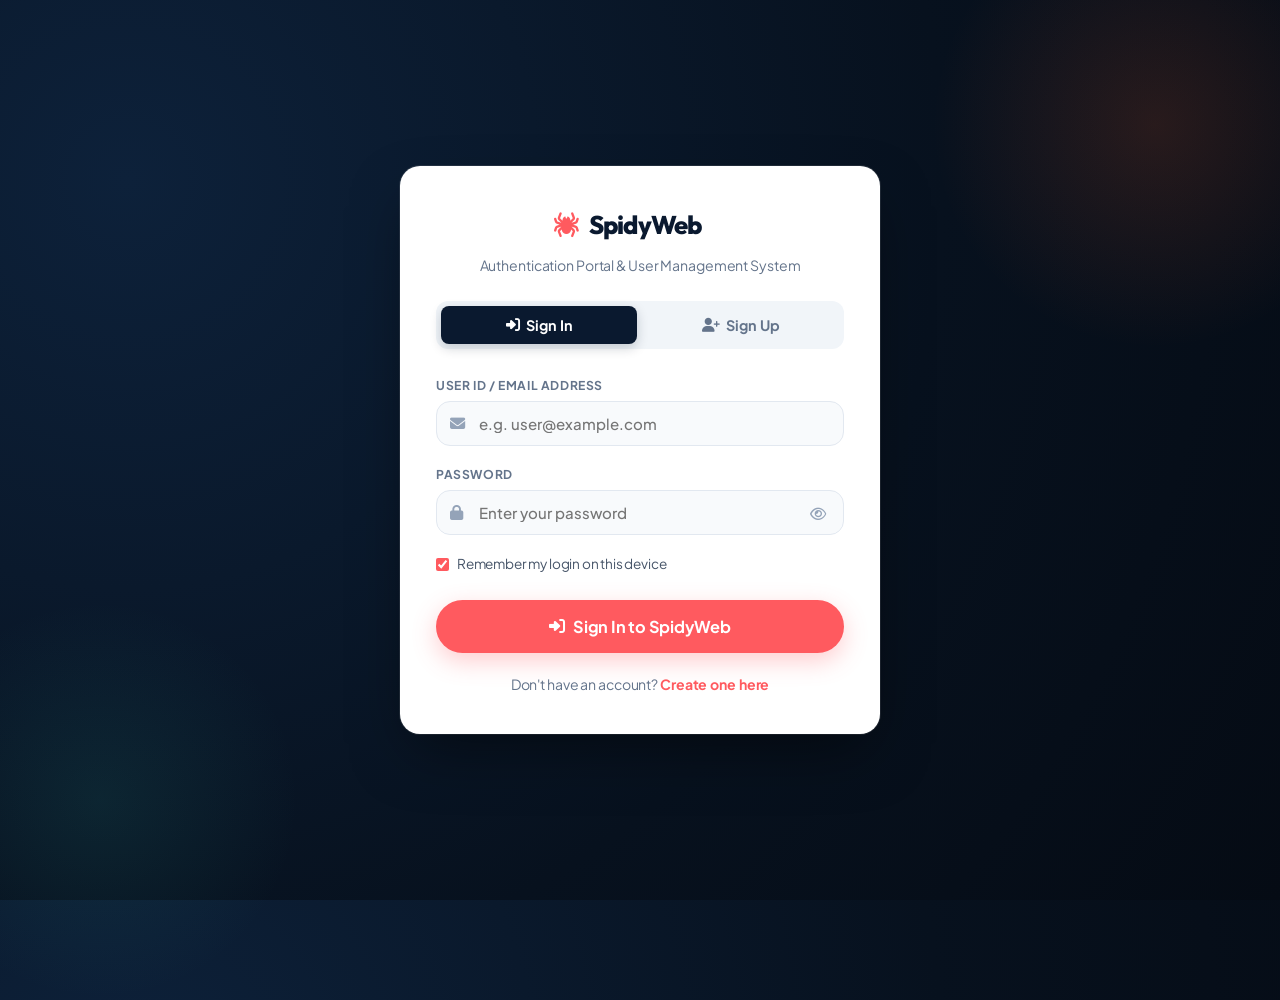
<file: about.html>
<!DOCTYPE html>
<html lang="en">
<head>
  <meta charset="UTF-8">
  <meta name="viewport" content="width=device-width, initial-scale=1.0">
  <title>About Us | SpidyWeb Tours & Travels</title>
  
  <link rel="preconnect" href="https://fonts.googleapis.com">
  <link rel="preconnect" href="https://fonts.gstatic.com" crossorigin>
  <link href="https://fonts.googleapis.com/css2?family=Outfit:wght@400;500;600;700;800;900&family=Plus+Jakarta+Sans:ital,wght@0,300;0,400;0,500;0,600;0,700;0,800;1,400;1,600&family=JetBrains+Mono:wght@500;700&display=swap" rel="stylesheet">
  <link rel="stylesheet" href="https://cdnjs.cloudflare.com/ajax/libs/font-awesome/6.4.0/css/all.min.css">
  
  <link rel="stylesheet" href="assets/css/style.css">
</head>
<body>

  <!-- Navigation Bar -->
  <header class="navbar scrolled">
    <div class="container navbar-inner">
      <a href="index.html" class="logo">
        <i class="fas fa-spider" style="color: var(--accent-coral);"></i>
        <span>SpidyWeb</span>
      </a>

      <nav class="nav-links">
        <a href="index.html" class="nav-link">Home</a>
        <a href="index.html#featured-tours" class="nav-link">Packages <span class="nav-count-badge">16</span></a>
        <a href="index.html#destinations" class="nav-link">Destinations</a>
        <a href="about.html" class="nav-link active">About</a>
        <a href="contact.html" class="nav-link">Contact</a>
        <a href="my-bookings.html" class="nav-link"><i class="fas fa-suitcase-rolling" style="font-size: 0.8rem;"></i> My Trips</a>
      </nav>

      <div class="nav-actions">
        <a href="admin/index.html" class="nav-admin-btn" title="Admin Portal">
          <i class="fas fa-shield-alt"></i> <span>Admin Portal</span>
        </a>

        <button class="mobile-menu-btn" aria-label="Toggle Menu">
          <i class="fas fa-bars"></i>
        </button>
      </div>
    </div>
  </header>

  <!-- About Hero -->
  <section class="details-hero" style="text-align: center; padding: 130px 0 70px;">
    <div class="container" style="max-width: 800px;">
      <span class="badge badge-coral" style="margin-bottom: 16px;">Since 2020</span>
      <h1 style="font-size: 3rem; color: #ffffff; margin-bottom: 16px;">We Weave Extraordinary Journeys Across India</h1>
      <p style="color: rgba(255, 255, 255, 0.85); font-size: 1.15rem; line-height: 1.6;">
        SpidyWeb was founded by <strong>Krrish Modi</strong> with a clear vision: connecting travelers with the rich heritage, majestic Himalayas, tranquil backwaters, and pristine islands of India with 100% price transparency in Indian Rupees (₹).
      </p>
    </div>
  </section>

  <!-- Vision & Mission -->
  <section class="section" style="background: #ffffff;">
    <div class="container">
      <div style="display: grid; grid-template-columns: 1fr 1fr; gap: 60px; align-items: center; margin-bottom: 80px;">
        <div>
          <span class="section-subtitle">Our Mission</span>
          <h2 class="section-title" style="text-align: left; margin-bottom: 20px;">Redefining Indian Tourism With Transparency & Authenticity</h2>
          <p style="color: var(--text-muted); font-size: 1rem; line-height: 1.7; margin-bottom: 16px;">
            We believe travel is about deep cultural immersion — tasting fresh South Indian Sadya on an Alleppey houseboat, camping under the starlit skies of Pangong Lake in Ladakh, or feeling the spiritual energy of the evening Ganga Aarti in Varanasi.
          </p>
          <p style="color: var(--text-muted); font-size: 1rem; line-height: 1.7;">
            Every SpidyWeb package operates under verified safety standards, licensed native local guides, and zero hidden charges.
          </p>
        </div>

        <div>
          <img src="https://images.unsplash.com/photo-1599661046289-e31897846e41?auto=format&fit=crop&w=800&q=80" alt="Rajasthan Heritage" style="border-radius: var(--radius-lg); box-shadow: var(--shadow-xl); width: 100%;">
        </div>
      </div>

      <!-- Stats Grid -->
      <div style="display: grid; grid-template-columns: repeat(4, 1fr); gap: 24px; padding: 40px; background: var(--bg-main); border-radius: var(--radius-lg); border: 1px solid var(--border-light); text-align: center;">
        <div>
          <div style="font-size: 2.6rem; font-weight: 800; color: var(--primary-navy); font-family: var(--font-heading);">10+</div>
          <p style="color: var(--text-muted); font-size: 0.9rem; font-weight: 600;">Iconic Tour Places</p>
        </div>
        <div>
          <div style="font-size: 2.6rem; font-weight: 800; color: var(--accent-coral); font-family: var(--font-heading);">25,000+</div>
          <p style="color: var(--text-muted); font-size: 0.9rem; font-weight: 600;">Happy Travelers</p>
        </div>
        <div>
          <div style="font-size: 2.6rem; font-weight: 800; color: var(--accent-teal); font-family: var(--font-heading);">28+</div>
          <p style="color: var(--text-muted); font-size: 0.9rem; font-weight: 600;">Indian States Covered</p>
        </div>
        <div>
          <div style="font-size: 2.6rem; font-weight: 800; color: var(--accent-green); font-family: var(--font-heading);">100%</div>
          <p style="color: var(--text-muted); font-size: 0.9rem; font-weight: 600;">INR Price Guarantee</p>
        </div>
      </div>
    </div>
  </section>

  <!-- Leadership Team (Indian Names) -->
  <section class="section" style="background: #f8fafc;">
    <div class="container">
      <div class="section-header">
        <span class="section-subtitle">Leadership</span>
        <h2 class="section-title">Meet Our Management Team</h2>
        <p class="section-desc">Passionate travel architects and hospitality leaders.</p>
      </div>

      <div style="display: grid; grid-template-columns: repeat(3, 1fr); gap: 32px;">
        <div style="background: #ffffff; border-radius: var(--radius-lg); overflow: hidden; box-shadow: var(--shadow-sm); border: 1px solid var(--border-light); text-align: center; padding-bottom: 24px;">
          <img src="https://images.unsplash.com/photo-1535713875002-d1d0cf377fde?auto=format&fit=crop&w=500&q=80" alt="Krrish Modi" style="width: 100%; height: 260px; object-fit: cover;">
          <div style="padding: 20px 20px 0;">
            <h3 style="font-size: 1.25rem; margin-bottom: 4px;">Krrish Modi</h3>
            <p style="color: var(--accent-coral); font-size: 0.85rem; font-weight: 700; text-transform: uppercase;">Founder & Lead Architect</p>
            <p style="color: var(--text-muted); font-size: 0.9rem; margin-top: 10px;">krrish@spideyweb.travel &bull; Architect of the SpidyWeb Tour Management System.</p>
          </div>
        </div>

        <div style="background: #ffffff; border-radius: var(--radius-lg); overflow: hidden; box-shadow: var(--shadow-sm); border: 1px solid var(--border-light); text-align: center; padding-bottom: 24px;">
          <img src="https://images.unsplash.com/photo-1507003211169-0a1dd7228f2d?auto=format&fit=crop&w=500&q=80" alt="Hiten Patil" style="width: 100%; height: 260px; object-fit: cover;">
          <div style="padding: 20px 20px 0;">
            <h3 style="font-size: 1.25rem; margin-bottom: 4px;">Hiten Patil</h3>
            <p style="color: var(--accent-teal); font-size: 0.85rem; font-weight: 700; text-transform: uppercase;">Head of Himalayan Expeditions</p>
            <p style="color: var(--text-muted); font-size: 0.9rem; margin-top: 10px;">Leads high-altitude passes, Ladakh treks, and winter snow expeditions.</p>
          </div>
        </div>

        <div style="background: #ffffff; border-radius: var(--radius-lg); overflow: hidden; box-shadow: var(--shadow-sm); border: 1px solid var(--border-light); text-align: center; padding-bottom: 24px;">
          <img src="https://images.unsplash.com/photo-1494790108377-be9c29b29330?auto=format&fit=crop&w=500&q=80" alt="Dhyani Joshi" style="width: 100%; height: 260px; object-fit: cover;">
          <div style="padding: 20px 20px 0;">
            <h3 style="font-size: 1.25rem; margin-bottom: 4px;">Dhyani Joshi</h3>
            <p style="color: var(--accent-gold); font-size: 0.85rem; font-weight: 700; text-transform: uppercase;">Director of Luxury Hospitality</p>
            <p style="color: var(--text-muted); font-size: 0.9rem; margin-top: 10px;">Curates authentic houseboat stays in Kerala and royal palace heritage suites.</p>
          </div>
        </div>
      </div>
    </div>
  </section>

  <!-- Footer -->
  <footer class="footer">
    <div class="container" style="text-align: center;">
      <p>&copy; 2026 SpidyWeb Tours & Travels. Developed by Krrish Modi (krrish@spideyweb.travel).</p>
    </div>
  </footer>

  <script src="assets/js/auth.js"></script>
</body>
</html>
</file>
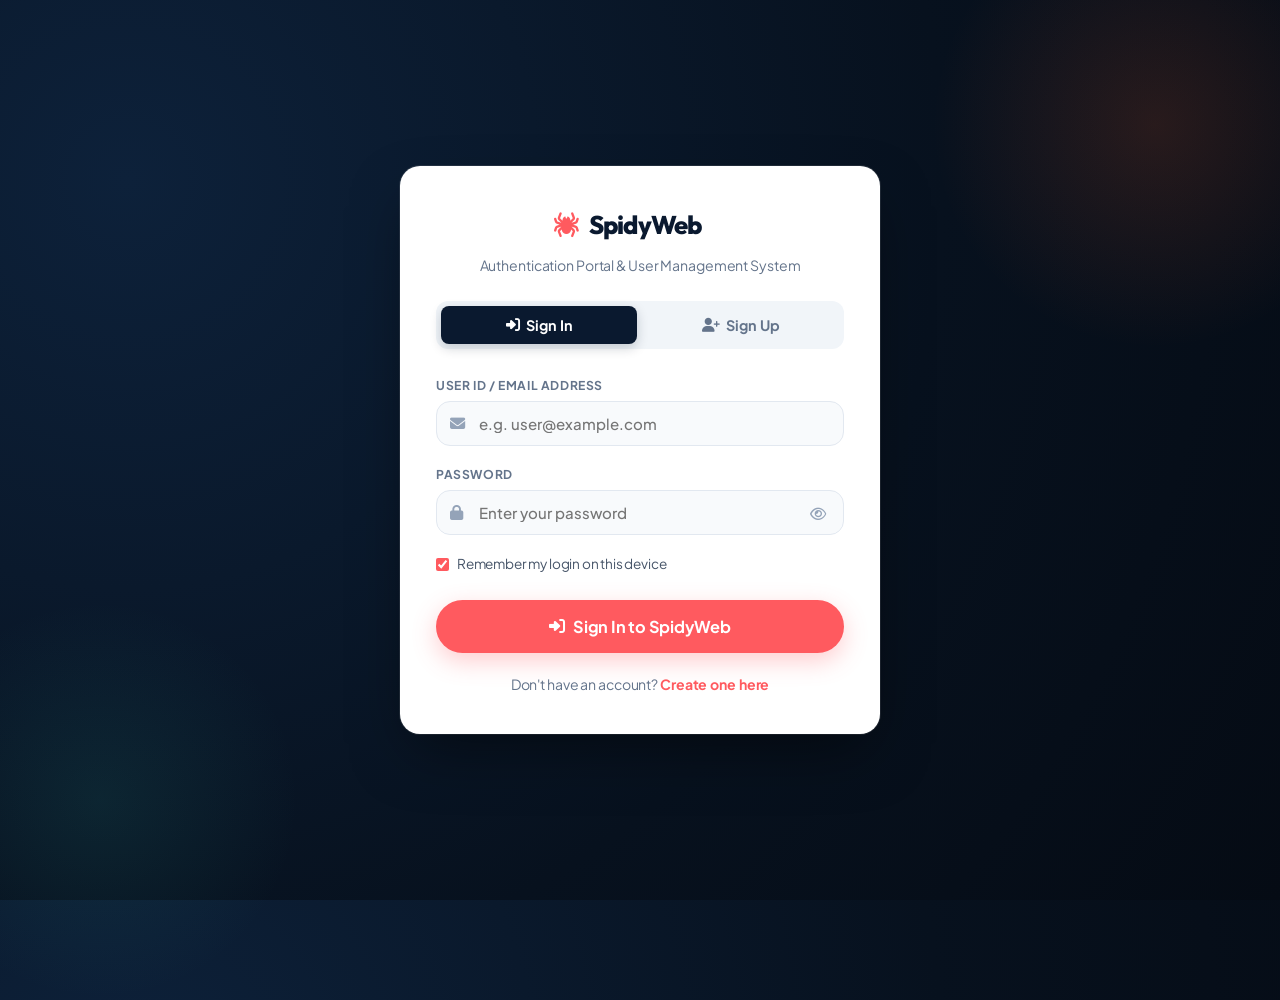
<file: contact.html>
<!DOCTYPE html>
<html lang="en">
<head>
  <meta charset="UTF-8">
  <meta name="viewport" content="width=device-width, initial-scale=1.0">
  <title>Contact & Custom Tour Planning | SpidyWeb Tours & Travels</title>
  
  <link rel="preconnect" href="https://fonts.googleapis.com">
  <link rel="preconnect" href="https://fonts.gstatic.com" crossorigin>
  <link href="https://fonts.googleapis.com/css2?family=Outfit:wght@400;500;600;700;800;900&family=Plus+Jakarta+Sans:ital,wght@0,300;0,400;0,500;0,600;0,700;0,800;1,400;1,600&family=JetBrains+Mono:wght@500;700&display=swap" rel="stylesheet">
  <link rel="stylesheet" href="https://cdnjs.cloudflare.com/ajax/libs/font-awesome/6.4.0/css/all.min.css">
  
  <link rel="stylesheet" href="assets/css/style.css">
</head>
<body>

  <!-- Navigation Bar -->
  <header class="navbar scrolled">
    <div class="container navbar-inner">
      <a href="index.html" class="logo">
        <i class="fas fa-spider" style="color: var(--accent-coral);"></i>
        <span>SpidyWeb</span>
      </a>

      <nav class="nav-links">
        <a href="index.html" class="nav-link">Home</a>
        <a href="index.html#featured-tours" class="nav-link">Packages <span class="nav-count-badge">16</span></a>
        <a href="index.html#destinations" class="nav-link">Destinations</a>
        <a href="about.html" class="nav-link">About</a>
        <a href="contact.html" class="nav-link active">Contact</a>
        <a href="my-bookings.html" class="nav-link"><i class="fas fa-suitcase-rolling" style="font-size: 0.8rem;"></i> My Trips</a>
      </nav>

      <div class="nav-actions">
        <a href="admin/index.html" class="nav-admin-btn" title="Admin Portal">
          <i class="fas fa-shield-alt"></i> <span>Admin Portal</span>
        </a>

        <button class="mobile-menu-btn" aria-label="Toggle Menu">
          <i class="fas fa-bars"></i>
        </button>
      </div>
    </div>
  </header>

  <!-- Contact Hero -->
  <section class="details-hero" style="text-align: center; padding: 130px 0 60px;">
    <div class="container" style="max-width: 760px;">
      <span class="badge badge-coral" style="margin-bottom: 14px;">24/7 Dedicated Assistance</span>
      <h1 style="font-size: 2.8rem; color: #ffffff; margin-bottom: 14px;">Let's Plan Your Dream Destination Stack</h1>
      <p style="color: rgba(255, 255, 255, 0.85); font-size: 1.1rem;">
        Need a customized itinerary for Kerala houseboats, Ladakh bike expeditions, Goa beach villas, or Rajasthan royal desert camps? Our travel architects are here to help.
      </p>
    </div>
  </section>

  <!-- Contact Info & Form Section -->
  <section class="section" style="background: #ffffff;">
    <div class="container">
      <div style="display: grid; grid-template-columns: 1fr 1.5fr; gap: 48px; margin-bottom: 80px;">
        <!-- Contact Info Cards -->
        <div>
          <h2 class="details-heading" style="margin-bottom: 24px;"><i class="fas fa-map-marked-alt"></i> Headquarters & Operations</h2>

          <div style="display: flex; flex-direction: column; gap: 20px; margin-bottom: 32px;">
            <div style="padding: 20px; background: var(--bg-main); border-radius: var(--radius-md); border: 1px solid var(--border-light); display: flex; gap: 16px; align-items: flex-start;">
              <div style="width: 44px; height: 44px; border-radius: 50%; background: rgba(255, 90, 95, 0.12); color: var(--accent-coral); display: flex; align-items: center; justify-content: center; font-size: 1.2rem; flex-shrink: 0;">
                <i class="fas fa-building"></i>
              </div>
              <div>
                <h4 style="font-size: 1rem; margin-bottom: 4px;">Ahmedabad HQ (Gujarat)</h4>
                <p style="font-size: 0.85rem; color: var(--text-muted);">SpidyWeb Towers, SG Highway, Ahmedabad, Gujarat 380054, India</p>
                <span style="font-size: 0.85rem; font-weight: 600; color: var(--primary-navy); margin-top: 4px; display: block;">+91 98000 00000</span>
              </div>
            </div>

            <div style="padding: 20px; background: var(--bg-main); border-radius: var(--radius-md); border: 1px solid var(--border-light); display: flex; gap: 16px; align-items: flex-start;">
              <div style="width: 44px; height: 44px; border-radius: 50%; background: rgba(0, 180, 216, 0.12); color: var(--accent-teal); display: flex; align-items: center; justify-content: center; font-size: 1.2rem; flex-shrink: 0;">
                <i class="fas fa-envelope-open-text"></i>
              </div>
              <div>
                <h4 style="font-size: 1rem; margin-bottom: 4px;">Direct Founder & Support Inquiries</h4>
                <p style="font-size: 0.85rem; color: var(--text-muted);">krrish@spideyweb.travel &bull; support@spidyweb.travel</p>
                <span style="font-size: 0.8rem; color: var(--accent-green); font-weight: 600;">Average response time: Under 30 minutes</span>
              </div>
            </div>

            <div style="padding: 20px; background: var(--bg-main); border-radius: var(--radius-md); border: 1px solid var(--border-light); display: flex; gap: 16px; align-items: flex-start;">
              <div style="width: 44px; height: 44px; border-radius: 50%; background: rgba(16, 185, 129, 0.12); color: var(--accent-green); display: flex; align-items: center; justify-content: center; font-size: 1.2rem; flex-shrink: 0;">
                <i class="fas fa-clock"></i>
              </div>
              <div>
                <h4 style="font-size: 1rem; margin-bottom: 4px;">24x7 Escort & Operations Desk</h4>
                <p style="font-size: 0.85rem; color: var(--text-muted);">Dedicated emergency WhatsApp & phone concierge for on-tour travelers</p>
              </div>
            </div>
          </div>
        </div>

        <!-- Inquiries Form -->
        <div style="background: var(--bg-card); padding: 36px; border-radius: var(--radius-lg); box-shadow: var(--shadow-md); border: 1px solid var(--border-light);">
          <h3 style="font-size: 1.5rem; margin-bottom: 6px;">Send Us a Custom Trip Inquiry</h3>
          <p style="color: var(--text-muted); font-size: 0.9rem; margin-bottom: 24px;">
            Fill out your travel preferences and our destination specialists will curate your bespoke itinerary.
          </p>

          <form id="contact-form" onsubmit="event.preventDefault(); showToast('Thank you! Your custom trip inquiry has been received. Our team will contact you shortly.', 'success'); this.reset();">
            <div style="display: grid; grid-template-columns: 1fr 1fr; gap: 16px; margin-bottom: 16px;">
              <div class="widget-form-group" style="margin-bottom: 0;">
                <label class="widget-label">Your Full Name</label>
                <input type="text" class="widget-input" placeholder="e.g. Hiten Patil" required>
              </div>
              <div class="widget-form-group" style="margin-bottom: 0;">
                <label class="widget-label">Your Email</label>
                <input type="email" class="widget-input" placeholder="e.g. hiten@gmail.com" required>
              </div>
            </div>

            <div style="display: grid; grid-template-columns: 1fr 1fr; gap: 16px; margin-bottom: 16px;">
              <div class="widget-form-group" style="margin-bottom: 0;">
                <label class="widget-label">Phone / WhatsApp Number</label>
                <input type="tel" class="widget-input" placeholder="+91 98000 00000" required>
              </div>
              <div class="widget-form-group" style="margin-bottom: 0;">
                <label class="widget-label">Target Destination Stack</label>
                <select class="widget-input" style="cursor: pointer;">
                  <option>Kerala Backwaters & Munnar (6D/5N)</option>
                  <option>Ladakh Himalayan Passes & Pangong (7D/6N)</option>
                  <option>Goa Beaches & Water Sports (5D/4N)</option>
                  <option>Kashmir Heaven & Dal Lake (6D/5N)</option>
                  <option>Rajasthan Palaces & Desert (8D/7N)</option>
                  <option>Varanasi Spiritual Ganges (4D/3N)</option>
                  <option>Himachal Snow Valley Manali (6D/5N)</option>
                  <option>Andaman Coral Islands Scuba (6D/5N)</option>
                  <option>Uttarakhand Rishikesh Rafting (5D/4N)</option>
                  <option>Darjeeling & Sikkim Monasteries (6D/5N)</option>
                  <option>Agra & Golden Triangle (4D/3N)</option>
                  <option>Swiss Alps Majestic Glacier (8D/7N)</option>
                </select>
              </div>
            </div>

            <div class="widget-form-group">
              <label class="widget-label">Inquiry Subject</label>
              <input type="text" class="widget-input" placeholder="e.g. Family package with houseboat upgrade for Diwali" required>
            </div>

            <div class="widget-form-group">
              <label class="widget-label">Detailed Requirements & Number of Guests</label>
              <textarea class="widget-input" rows="4" placeholder="Tell us about your travel dates, room preferences (Standard/Deluxe/Luxury), dietary requests, and custom activities..." required></textarea>
            </div>

            <button type="submit" class="btn btn-primary btn-block btn-lg" style="margin-top: 8px;">
              <i class="fas fa-paper-plane"></i> Submit Custom Tour Inquiry
            </button>
          </form>
        </div>
      </div>

      <!-- Interactive FAQ Accordion -->
      <div style="max-width: 800px; margin: 0 auto;">
        <div class="section-header" style="margin-bottom: 32px;">
          <span class="section-subtitle">Got Questions?</span>
          <h2 class="section-title">Frequently Asked Questions</h2>
        </div>

        <div class="faq-list">
          <div class="faq-item active">
            <div class="faq-question">
              <span>What is a SpidyWeb "Destination Stack"?</span>
              <i class="fas fa-chevron-down"></i>
            </div>
            <div class="faq-answer">
              <p>A Destination Stack is an all-inclusive, self-contained tour entity that bundles verified high-resolution photography, vetted 4-star/5-star accommodations, curated sightseeing spots with timings/fees, day-by-day schedules, adventure activities, and authentic cuisine guides with 100% unique details per place.</p>
            </div>
          </div>

          <div class="faq-item">
            <div class="faq-question">
              <span>Are all package prices guaranteed in Indian Rupees (₹)?</span>
              <i class="fas fa-chevron-down"></i>
            </div>
            <div class="faq-answer">
              <p>Yes, 100%! All package rates, stay options, and activities are quoted in Indian Rupees (INR ₹) inclusive of all applicable GST, permits, toll plazas, and chauffeur allowances with zero hidden fees.</p>
            </div>
          </div>

          <div class="faq-item">
            <div class="faq-question">
              <span>What is the cancellation and refund policy?</span>
              <i class="fas fa-chevron-down"></i>
            </div>
            <div class="faq-answer">
              <p>We provide 100% full refund for cancellations made up to 7 days before your scheduled departure date. Rescheduling is free of charge up to 72 hours prior to travel.</p>
            </div>
          </div>
        </div>
      </div>

    </div>
  </section>

  <!-- Footer -->
  <footer class="footer">
    <div class="container" style="text-align: center;">
      <p>&copy; 2026 SpidyWeb Tours & Travels Inc. Developed by Krrish Modi (krrish@spideyweb.travel).</p>
    </div>
  </footer>

  <div class="toast-container"></div>
  <script src="assets/js/auth.js"></script>
  <script src="assets/js/main.js"></script>
</body>
</html>
</file>
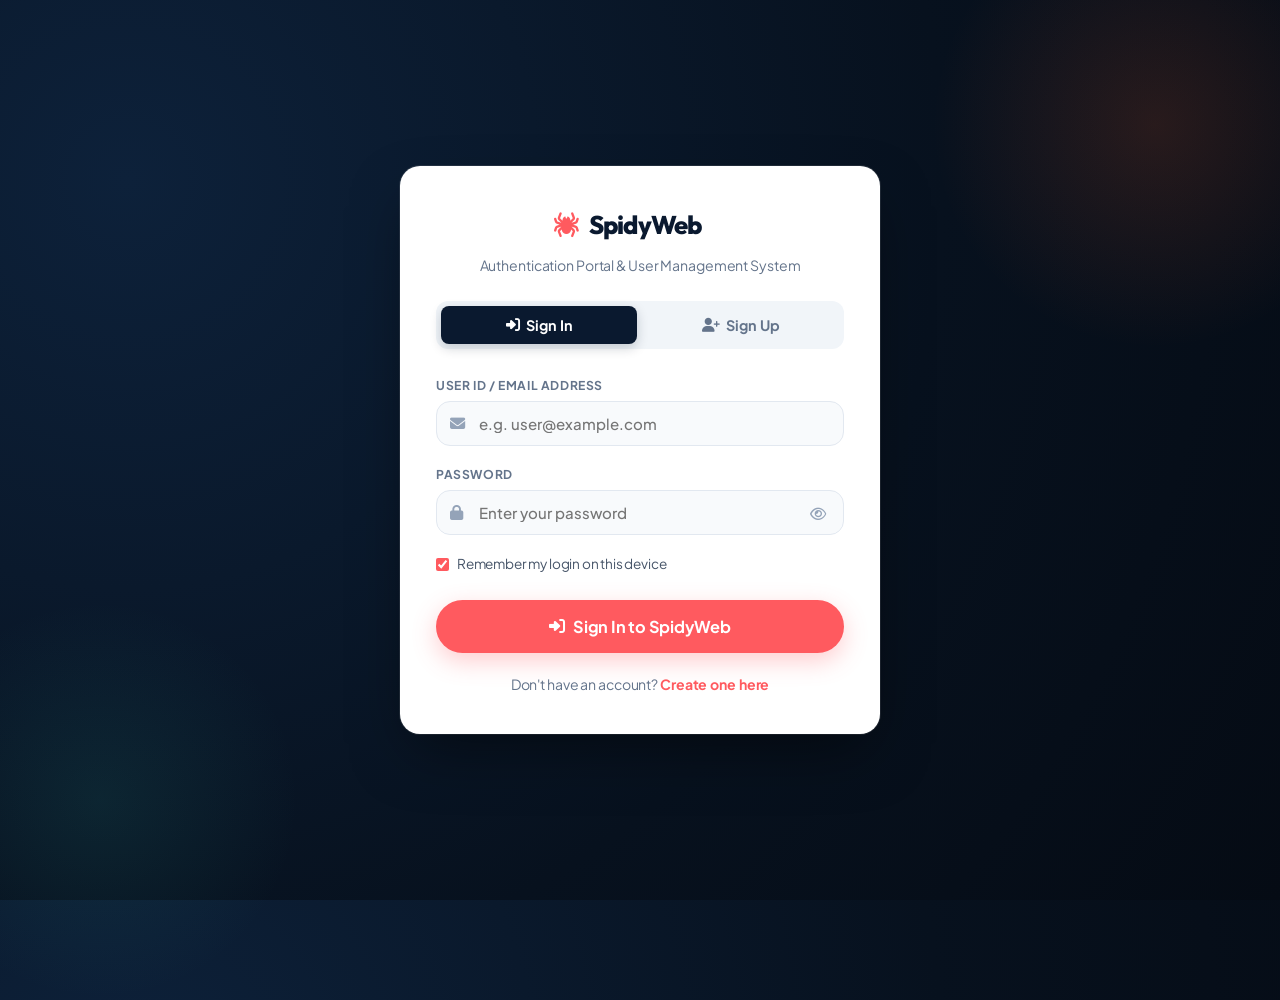
<file: login.html>
<!DOCTYPE html>
<html lang="en">
<head>
  <meta charset="UTF-8">
  <meta name="viewport" content="width=device-width, initial-scale=1.0">
  <title>Sign In & Register | SpidyWeb Tours & Travels</title>
  
  <!-- Fonts & Icons -->
  <link rel="preconnect" href="https://fonts.googleapis.com">
  <link rel="preconnect" href="https://fonts.gstatic.com" crossorigin>
  <link href="https://fonts.googleapis.com/css2?family=Outfit:wght@400;500;600;700;800;900&family=Plus+Jakarta+Sans:ital,wght@0,300;0,400;0,500;0,600;0,700;0,800;1,400;1,600&family=JetBrains+Mono:wght@500;700&display=swap" rel="stylesheet">
  <link rel="stylesheet" href="https://cdnjs.cloudflare.com/ajax/libs/font-awesome/6.4.0/css/all.min.css">
  
  <link rel="stylesheet" href="assets/css/style.css">
  <style>
    .auth-page-wrapper {
      background: radial-gradient(circle at 10% 20%, #0d213a 0%, #07111e 60%, #050b14 100%);
      min-height: 100vh;
      display: flex;
      align-items: center;
      justify-content: center;
      padding: 30px 16px;
      position: relative;
      overflow: hidden;
    }
    .auth-page-wrapper::before {
      content: '';
      position: absolute;
      width: 450px;
      height: 450px;
      background: radial-gradient(circle, rgba(235, 94, 40, 0.15) 0%, transparent 70%);
      top: -100px;
      right: -100px;
      border-radius: 50%;
      pointer-events: none;
    }
    .auth-page-wrapper::after {
      content: '';
      position: absolute;
      width: 400px;
      height: 400px;
      background: radial-gradient(circle, rgba(42, 157, 143, 0.12) 0%, transparent 70%);
      bottom: -100px;
      left: -100px;
      border-radius: 50%;
      pointer-events: none;
    }
    .auth-card {
      width: 100%;
      max-width: 480px;
      background: #ffffff;
      border-radius: 20px;
      box-shadow: 0 25px 60px -15px rgba(0, 0, 0, 0.5), 0 0 0 1px rgba(255, 255, 255, 0.1);
      overflow: hidden;
      padding: 38px 36px;
      position: relative;
      z-index: 1;
    }
    .auth-tabs-nav {
      display: grid;
      grid-template-columns: 1fr 1fr;
      gap: 6px;
      background: #f1f5f9;
      padding: 5px;
      border-radius: 12px;
      margin-bottom: 26px;
    }
    .auth-tab-btn {
      border: none;
      background: transparent;
      padding: 10px 8px;
      font-size: 0.9rem;
      font-weight: 700;
      color: #64748b;
      border-radius: 8px;
      cursor: pointer;
      transition: all 0.2s ease;
      display: flex;
      align-items: center;
      justify-content: center;
      gap: 6px;
    }
    .auth-tab-btn.active {
      background: var(--primary-navy, #0a192f);
      color: #ffffff;
      box-shadow: 0 4px 12px rgba(10, 25, 47, 0.2);
    }
    .input-icon-wrap {
      position: relative;
      display: flex;
      align-items: center;
    }
    .input-icon-wrap i.field-icon {
      position: absolute;
      left: 14px;
      color: #94a3b8;
      font-size: 0.95rem;
      pointer-events: none;
    }
    .input-icon-wrap .widget-input {
      padding-left: 42px;
      padding-right: 42px;
    }
    .toggle-pass-btn {
      position: absolute;
      right: 12px;
      background: none;
      border: none;
      color: #94a3b8;
      cursor: pointer;
      padding: 6px;
      font-size: 0.9rem;
    }
    .toggle-pass-btn:hover {
      color: var(--primary-navy);
    }
  </style>
</head>
<body class="auth-page-wrapper">

  <div class="auth-card">
    
    <!-- Brand Header -->
    <div style="text-align: center; margin-bottom: 24px;">
      <a href="index.html" class="logo" style="color: var(--primary-navy); justify-content: center; margin-bottom: 8px; font-size: 1.6rem;">
        <i class="fas fa-spider" style="color: var(--accent-coral);"></i>
        <span>SpidyWeb</span>
      </a>
      <p style="color: var(--text-muted); font-size: 0.88rem; margin-top: 4px;">
        Authentication Portal & User Management System
      </p>
    </div>

    <!-- 2-Way Tabs Navigation (Sign In & Sign Up) -->
    <div class="auth-tabs-nav" role="tablist">
      <button type="button" id="tab-btn-login" class="auth-tab-btn active" onclick="showAuthTab('login')">
        <i class="fas fa-sign-in-alt"></i> Sign In
      </button>
      <button type="button" id="tab-btn-register" class="auth-tab-btn" onclick="showAuthTab('register')">
        <i class="fas fa-user-plus"></i> Sign Up
      </button>
    </div>

    <!-- 1. SIGN IN (LOGIN) FORM -->
    <form id="form-login" onsubmit="handleLoginSubmit(event)">
      <div class="widget-form-group">
        <label class="widget-label">User ID / Email Address</label>
        <div class="input-icon-wrap">
          <i class="fas fa-envelope field-icon"></i>
          <input type="text" id="login-identifier" class="widget-input" placeholder="e.g. user@example.com" required autocomplete="username">
        </div>
      </div>

      <div class="widget-form-group">
        <label class="widget-label">Password</label>
        <div class="input-icon-wrap">
          <i class="fas fa-lock field-icon"></i>
          <input type="password" id="login-password" class="widget-input" placeholder="Enter your password" required autocomplete="current-password">
          <button type="button" class="toggle-pass-btn" onclick="togglePassVisibility('login-password', this)" title="Show/Hide Password">
            <i class="far fa-eye"></i>
          </button>
        </div>
      </div>

      <div style="display: flex; align-items: center; justify-content: space-between; margin-bottom: 24px;">
        <label style="display: flex; align-items: center; gap: 8px; font-size: 0.85rem; color: #475569; cursor: pointer;">
          <input type="checkbox" id="login-remember" checked style="accent-color: var(--accent-coral);">
          Remember my login on this device
        </label>
      </div>

      <button type="submit" id="btn-login-submit" class="btn btn-primary btn-block btn-lg">
        <i class="fas fa-sign-in-alt"></i> Sign In to SpidyWeb
      </button>

      <p style="text-align: center; margin-top: 20px; font-size: 0.88rem; color: #64748b;">
        Don't have an account? <a href="javascript:void(0)" onclick="showAuthTab('register')" style="color: var(--accent-coral); font-weight: 700;">Create one here</a>
      </p>
    </form>

    <!-- 2. CREATE ACCOUNT (REGISTRATION) FORM -->
    <form id="form-register" style="display: none;" onsubmit="handleRegisterSubmit(event)">
      <div class="widget-form-group">
        <label class="widget-label">Full Name</label>
        <div class="input-icon-wrap">
          <i class="fas fa-user field-icon"></i>
          <input type="text" id="reg-fullname" class="widget-input" placeholder="e.g. Krrish Modi" required>
        </div>
      </div>

      <div class="widget-form-group">
        <label class="widget-label">User ID / Email Address</label>
        <div class="input-icon-wrap">
          <i class="fas fa-envelope field-icon"></i>
          <input type="email" id="reg-email" class="widget-input" placeholder="name@example.com" required>
        </div>
      </div>

      <div class="widget-form-group">
        <label class="widget-label">Phone Number</label>
        <div class="input-icon-wrap">
          <i class="fas fa-phone field-icon"></i>
          <input type="tel" id="reg-phone" class="widget-input" placeholder="+91 98000 00000" value="+91 ">
        </div>
      </div>

      <div class="widget-form-group">
        <label class="widget-label">Password</label>
        <div class="input-icon-wrap">
          <i class="fas fa-lock field-icon"></i>
          <input type="password" id="reg-password" class="widget-input" placeholder="Create a password" required>
          <button type="button" class="toggle-pass-btn" onclick="togglePassVisibility('reg-password', this)">
            <i class="far fa-eye"></i>
          </button>
        </div>
      </div>

      <div class="widget-form-group">
        <label class="widget-label">Confirm Password</label>
        <div class="input-icon-wrap">
          <i class="fas fa-shield-alt field-icon"></i>
          <input type="password" id="reg-confirm-password" class="widget-input" placeholder="Re-enter your password" required>
        </div>
      </div>

      <button type="submit" id="btn-register-submit" class="btn btn-primary btn-block btn-lg" style="margin-top: 10px;">
        <i class="fas fa-user-plus"></i> Create Account & Sign In
      </button>

      <p style="text-align: center; margin-top: 16px; font-size: 0.88rem; color: #64748b;">
        Already have an account? <a href="javascript:void(0)" onclick="showAuthTab('login')" style="color: var(--accent-coral); font-weight: 700;">Sign In here</a>
      </p>
    </form>

  </div>

  <div class="toast-container" id="auth-toasts"></div>

  <!-- Scripts -->
  <script src="assets/js/auth.js"></script>
  <script>
    // Tab Switching
    function showAuthTab(tab) {
      document.getElementById('form-login').style.display = tab === 'login' ? 'block' : 'none';
      document.getElementById('form-register').style.display = tab === 'register' ? 'block' : 'none';

      document.getElementById('tab-btn-login').classList.toggle('active', tab === 'login');
      document.getElementById('tab-btn-register').classList.toggle('active', tab === 'register');
    }

    // Toggle Password Visibility
    function togglePassVisibility(inputId, btn) {
      const input = document.getElementById(inputId);
      if (!input) return;
      const isPass = input.type === 'password';
      input.type = isPass ? 'text' : 'password';
      btn.innerHTML = isPass ? '<i class="far fa-eye-slash"></i>' : '<i class="far fa-eye"></i>';
    }

    // Floating Toast Notification
    function showToast(message, type = 'info') {
      const container = document.getElementById('auth-toasts');
      if (!container) return;
      const toast = document.createElement('div');
      toast.className = `toast toast-${type}`;
      toast.innerHTML = `<i class="fas ${type === 'success' ? 'fa-check-circle' : (type === 'error' ? 'fa-exclamation-circle' : 'fa-info-circle')}"></i> <span>${message}</span>`;
      container.appendChild(toast);
      setTimeout(() => toast.remove(), 4000);
    }

    // Get Redirect Target URL
    function getRedirectTarget() {
      const params = new URLSearchParams(window.location.search);
      const target = params.get('redirect');
      return target ? decodeURIComponent(target) : 'index.html';
    }

    // 1. Handle Login Submit
    async function handleLoginSubmit(e) {
      e.preventDefault();
      const identifier = document.getElementById('login-identifier').value.trim();
      const password = document.getElementById('login-password').value;
      const btn = document.getElementById('btn-login-submit');

      btn.disabled = true;
      btn.innerHTML = '<i class="fas fa-spinner fa-spin"></i> Authenticating...';

      try {
        let loggedInUser = null;
        try {
          const res = await fetch('api/auth.php', {
            method: 'POST',
            body: new URLSearchParams({
              action: 'login',
              email: identifier,
              password: password
            })
          });
          const data = await res.json();
          if (data && data.success && data.user) {
            loggedInUser = data.user;
          }
        } catch (apiErr) {}

        // Check local registered accounts (works in both Python demo mode & offline)
        if (!loggedInUser) {
          const users = window.SpideyAuth.getRegisteredUsers();
          const found = users.find(u => 
            (u.email.toLowerCase() === identifier.toLowerCase() || (u.full_name && u.full_name.toLowerCase() === identifier.toLowerCase())) &&
            u.password === password
          );
          if (found) {
            const userCustomDp = (found.email && localStorage.getItem('userAvatar_' + found.email.toLowerCase())) || found.avatar || 'https://images.unsplash.com/photo-1507003211169-0a1dd7228f2d?auto=format&fit=crop&w=150&q=80';
            loggedInUser = {
              id: found.id,
              full_name: found.full_name,
              email: found.email,
              role: found.role || 'customer',
              avatar: userCustomDp
            };
          }
        }

        if (loggedInUser) {
          const userCustomDp = (loggedInUser.email && localStorage.getItem('userAvatar_' + loggedInUser.email.toLowerCase())) || loggedInUser.avatar;
          if (userCustomDp) {
            loggedInUser.avatar = userCustomDp;
            try { localStorage.setItem('userAvatar', userCustomDp); } catch (e) {}
          }
          window.SpideyAuth.setAuthUser(loggedInUser);
          showToast(`Welcome back, ${loggedInUser.full_name}! Opening SpidyWeb...`, 'success');
          setTimeout(() => {
            window.location.href = getRedirectTarget();
          }, 600);
        } else {
          showToast('Invalid User ID / Email or Password. Please try again.', 'error');
          btn.disabled = false;
          btn.innerHTML = '<i class="fas fa-sign-in-alt"></i> Sign In to SpidyWeb';
        }
      } catch (err) {
        showToast('Login error: ' + err.message, 'error');
        btn.disabled = false;
        btn.innerHTML = '<i class="fas fa-sign-in-alt"></i> Sign In to SpidyWeb';
      }
    }

    // 2. Handle Registration Submit
    async function handleRegisterSubmit(e) {
      e.preventDefault();
      const fullName = document.getElementById('reg-fullname').value.trim();
      const email = document.getElementById('reg-email').value.trim();
      const phone = document.getElementById('reg-phone').value.trim();
      const pass = document.getElementById('reg-password').value;
      const confirmPass = document.getElementById('reg-confirm-password').value;
      const btn = document.getElementById('btn-register-submit');

      if (pass !== confirmPass) {
        showToast('Passwords do not match. Please re-enter identical passwords.', 'error');
        return;
      }

      btn.disabled = true;
      btn.innerHTML = '<i class="fas fa-spinner fa-spin"></i> Creating Account & Storing in Database...';

      const newUserObj = {
        full_name: fullName,
        email: email,
        phone: phone,
        password: pass,
        role: 'customer',
        avatar: 'https://images.unsplash.com/photo-1535713875002-d1d0cf377fde?auto=format&fit=crop&w=150&q=80'
      };

      try {
        // Send to PHP PDO Backend
        try {
          await fetch('api/auth.php', {
            method: 'POST',
            body: new URLSearchParams({
              action: 'register',
              full_name: fullName,
              email: email,
              phone: phone,
              password: pass
            })
          });
        } catch (apiErr) {}

        // Save into local registered users catalog for permanent demo persistence
        window.SpideyAuth.saveRegisteredUser(newUserObj);
        window.SpideyAuth.setAuthUser(newUserObj);

        showToast(`Account successfully created for ${fullName}! Opening website...`, 'success');
        setTimeout(() => {
          window.location.href = getRedirectTarget();
        }, 800);
      } catch (err) {
        showToast('Registration failed: ' + err.message, 'error');
        btn.disabled = false;
        btn.innerHTML = '<i class="fas fa-user-plus"></i> Create Account & Sign In';
      }
    }

    // Clear stale session if user reached login page via logout
    document.addEventListener('DOMContentLoaded', () => {
      const urlParams = new URLSearchParams(window.location.search);
      if (urlParams.get('logout') || urlParams.get('logged_out')) {
        localStorage.removeItem('spidey_auth_user');
        sessionStorage.removeItem('spidey_auth_user');
        showToast('You have been signed out successfully.', 'info');
      }
    });
  </script>
</body>
</html>
</file>
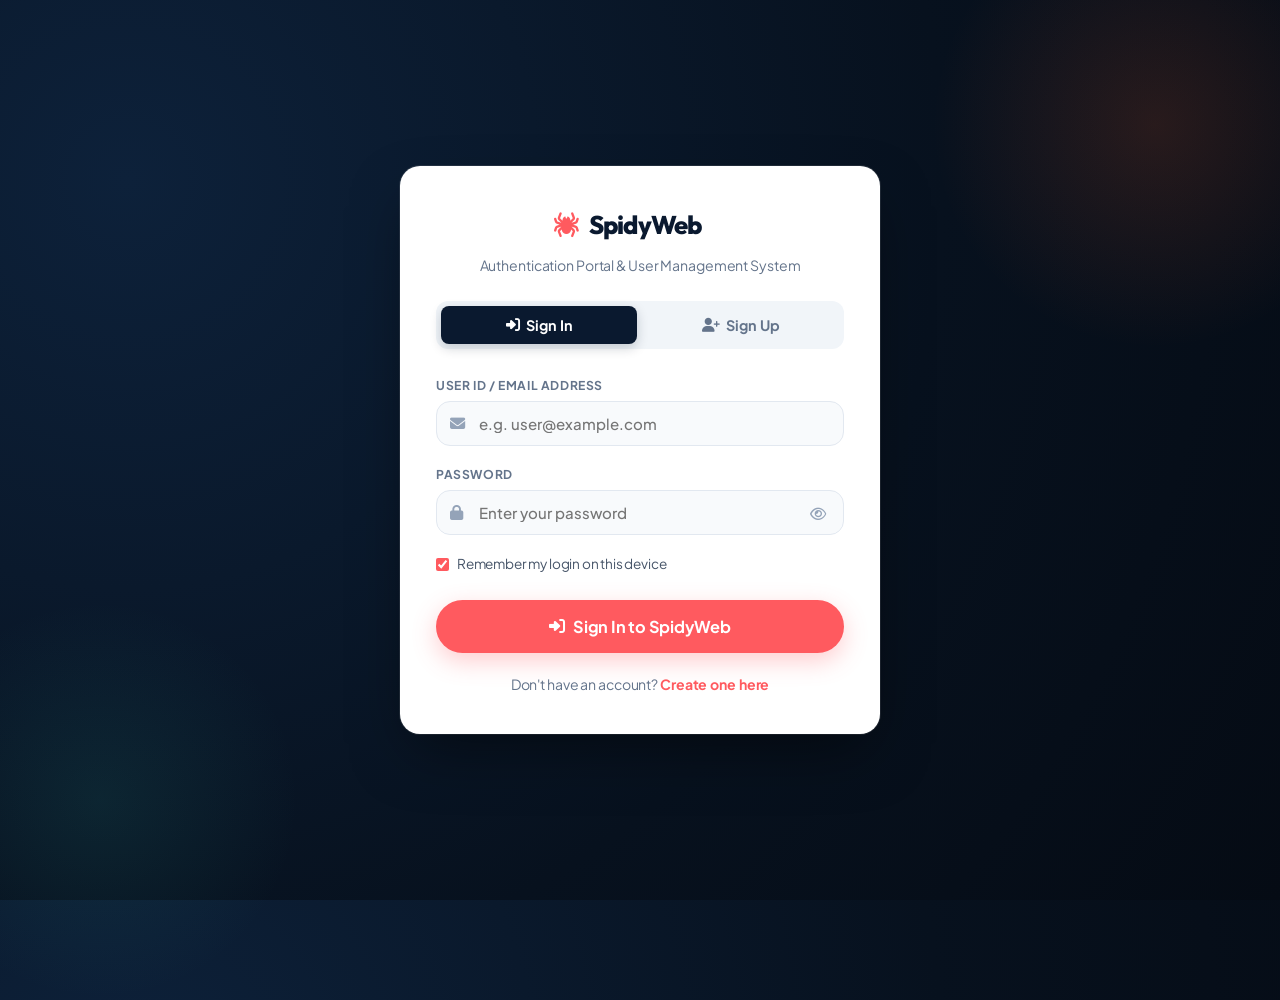
<file: my-bookings.html>
<!DOCTYPE html>
<html lang="en">

<head>
  <meta charset="UTF-8">
  <meta name="viewport" content="width=device-width, initial-scale=1.0">
  <title>My Bookings & Travel Passes | SpidyWeb</title>

  <link rel="preconnect" href="https://fonts.googleapis.com">
  <link rel="preconnect" href="https://fonts.gstatic.com" crossorigin>
  <link href="https://fonts.googleapis.com/css2?family=Outfit:wght@400;500;600;700;800;900&family=Plus+Jakarta+Sans:ital,wght@0,300;0,400;0,500;0,600;0,700;0,800;1,400;1,600&family=JetBrains+Mono:wght@500;700&display=swap" rel="stylesheet">
  <link rel="stylesheet" href="https://cdnjs.cloudflare.com/ajax/libs/font-awesome/6.4.0/css/all.min.css">

  <link rel="stylesheet" href="assets/css/style.css">
</head>

<body style="background: var(--bg-main);">

  <!-- Navigation Bar -->
  <header class="navbar scrolled">
    <div class="container navbar-inner">
      <a href="index.html" class="logo">
        <i class="fas fa-spider" style="color: var(--accent-coral);"></i>
        <span>SpidyWeb</span>
      </a>

      <nav class="nav-links">
        <a href="index.html" class="nav-link">Home</a>
        <a href="index.html#featured-tours" class="nav-link">Packages <span class="nav-count-badge">16</span></a>
        <div class="nav-dropdown-wrap" id="seasons-nav-wrap">
          <a href="index.html#featured-tours" class="nav-link nav-dropdown-btn" id="nav-seasons-toggle">
            <i class="far fa-calendar-alt" style="color: var(--accent-coral);"></i> Seasons <i class="fas fa-chevron-down nav-caret"></i>
          </a>
          <div class="nav-dropdown-panel" id="seasons-dropdown-menu">
            <a href="index.html#featured-tours" class="dropdown-season-item" data-season="spring-summer">
              <span class="season-badge-icon season-summer"><i class="fas fa-sun"></i></span>
              <div class="season-text-col">
                <strong>Spring & Summer (Mar - Jun)</strong>
                <small>Himalayas, Kashmir, Switzerland & Bali</small>
              </div>
            </a>
            <a href="index.html#featured-tours" class="dropdown-season-item" data-season="monsoon">
              <span class="season-badge-icon season-monsoon"><i class="fas fa-cloud-showers-heavy"></i></span>
              <div class="season-text-col">
                <strong>Monsoon Rains (Jul - Sep)</strong>
                <small>Kerala, Meghalaya Living Bridges & Munnar</small>
              </div>
            </a>
            <a href="index.html#featured-tours" class="dropdown-season-item" data-season="autumn">
              <span class="season-badge-icon season-autumn"><i class="fas fa-leaf"></i></span>
              <div class="season-text-col">
                <strong>Golden Autumn (Oct - Nov)</strong>
                <small>Rajasthan Palaces, Varanasi & Nilgiris</small>
              </div>
            </a>
            <a href="index.html#featured-tours" class="dropdown-season-item" data-season="winter">
              <span class="season-badge-icon season-winter"><i class="fas fa-snowflake"></i></span>
              <div class="season-text-col">
                <strong>Winter Snow & Sun (Dec - Feb)</strong>
                <small>Manali Snow, Dubai Desert & Goa Beaches</small>
              </div>
            </a>
            <div style="border-top: 1px solid var(--border-light); margin-top: 4px; padding-top: 4px;">
              <a href="index.html#featured-tours" class="dropdown-season-item" data-season="all" style="font-weight: 700; color: var(--accent-coral);">
                <span class="season-badge-icon" style="background: rgba(255,90,95,0.1); color: var(--accent-coral);"><i class="fas fa-globe-americas"></i></span>
                <div class="season-text-col">
                  <strong>Browse All 16 Year-Round Stacks</strong>
                  <small>View complete all-season collection</small>
                </div>
              </a>
            </div>
          </div>
        </div>
        <a href="index.html#destinations" class="nav-link">Destinations</a>
        <a href="about.html" class="nav-link">About</a>
        <a href="contact.html" class="nav-link">Contact</a>
        <a href="my-bookings.html" class="nav-link active"><i class="fas fa-suitcase-rolling" style="font-size: 0.8rem;"></i> My Trips</a>
      </nav>

      <div class="nav-actions">
        <div class="user-profile-menu">
          <div class="user-avatar-btn">
            <img src="https://images.unsplash.com/photo-1535713875002-d1d0cf377fde?auto=format&fit=crop&w=150&q=80"
              alt="Avatar" id="header-dp" class="user-avatar-img">
            <span class="user-name-display">Krrish Modi</span>
            <i class="fas fa-chevron-down" style="font-size: 0.7rem; opacity: 0.75;"></i>
          </div>
          <div class="user-dropdown">
            <div style="padding: 12px 18px; border-bottom: 1px solid var(--border-light); display: flex; align-items: center; justify-content: space-between;">
              <div>
                <p style="font-weight: 700; font-size: 0.9rem;" id="nav-user-name" class="user-name-display">Krrish Modi</p>
                <p style="font-size: 0.75rem; color: var(--text-muted);" id="nav-user-email" class="user-email-display">krrish@spideyweb.travel</p>
              </div>
              <button onclick="openAvatarModal()" class="btn btn-outline btn-sm" style="padding: 4px 8px; font-size: 0.75rem;" title="Change Profile Photo">
                <i class="fas fa-camera"></i> Change DP
              </button>
            </div>
            <a href="my-bookings.html" class="dropdown-item">
              <i class="fas fa-suitcase-rolling"></i> My Bookings
            </a>
            <a href="admin/index.html" class="dropdown-item">
              <i class="fas fa-chart-line"></i> Admin Dashboard
            </a>
            <div class="dropdown-divider"></div>
            <a href="javascript:void(0)" onclick="SpideyAuth.logoutUser(); return false;" class="dropdown-item" style="color: #ef4444;">
              <i class="fas fa-sign-out-alt"></i> Logout / Switch User
            </a>
          </div>
        </div>

        <a href="admin/index.html" class="nav-admin-btn" title="Admin Portal">
          <i class="fas fa-shield-alt"></i> <span>Admin Portal</span>
        </a>

        <button class="mobile-menu-btn" aria-label="Toggle Menu">
          <i class="fas fa-bars"></i>
        </button>
      </div>
    </div>
  </header>

  <!-- User Dashboard Content -->
  <main style="padding: 120px 0 80px;">
    <div class="container">

      <!-- Welcome Header -->
      <div
        style="background: #ffffff; padding: 28px 32px; border-radius: var(--radius-lg); box-shadow: var(--shadow-sm); border: 1px solid var(--border-light); display: flex; justify-content: space-between; align-items: center; margin-bottom: 32px; flex-wrap: wrap; gap: 20px;">
        <div style="display: flex; align-items: center; gap: 20px;">
          <div class="avatar-change-wrapper" onclick="openAvatarModal()" title="Click to Change Profile Photo">
            <img src="https://images.unsplash.com/photo-1535713875002-d1d0cf377fde?auto=format&fit=crop&w=150&q=80"
              alt="Krrish Modi" id="dashboard-dp" class="user-avatar-img"
              style="width: 70px; height: 70px; border-radius: 50%; object-fit: cover; border: 3px solid var(--accent-coral);">
            <div class="avatar-change-badge"><i class="fas fa-camera"></i></div>
          </div>
          <div>
            <div style="display: flex; align-items: center; gap: 10px;">
              <h1 style="font-size: 1.6rem; color: var(--primary-navy); margin-bottom: 4px;" id="dashboard-welcome-heading">Welcome, <span class="user-name-display">Krrish Modi</span></h1>
              <button onclick="openAvatarModal()" class="btn btn-outline btn-sm"
                style="padding: 4px 10px; font-size: 0.75rem; border-color: var(--accent-coral); color: var(--accent-coral);">
                <i class="fas fa-camera"></i> Change DP
              </button>
            </div>
            <p style="color: var(--text-muted); font-size: 0.9rem;" id="dashboard-welcome-sub">
              <i class="fas fa-envelope"></i> <span class="user-email-display">krrish@spideyweb.travel</span> &bull; <i class="fas fa-phone"></i> <span class="user-phone-display">+91 98000 00000</span>
              &bull; <span class="badge badge-teal">Verified Member</span>
            </p>
          </div>
        </div>

        <div>
          <a href="index.html#featured-tours" class="btn btn-primary">
            <i class="fas fa-plus"></i> Book Another Tour
          </a>
        </div>
      </div>

      <!-- Bookings Section -->
      <div
        style="background: #ffffff; padding: 32px; border-radius: var(--radius-lg); box-shadow: var(--shadow-sm); border: 1px solid var(--border-light);">
        <div style="display: flex; justify-content: space-between; align-items: center; margin-bottom: 24px;">
          <h2 style="font-size: 1.3rem;"><i class="fas fa-plane-departure" style="color: var(--accent-coral);"></i> My
            Confirmed Reservations</h2>
          <span class="badge badge-gold">2 Active Bookings</span>
        </div>

        <div style="overflow-x: auto;">
          <table class="data-table">
            <thead>
              <tr>
                <th>Booking Ref</th>
                <th>Tour Package</th>
                <th>Travel Date</th>
                <th>Guests</th>
                <th>Total Paid (INR)</th>
                <th>Payment Mode</th>
                <th>Status</th>
                <th>Actions</th>
              </tr>
            </thead>
            <tbody>
              <tr>
                <td><span
                    style="font-family: monospace; font-weight: 700; color: var(--accent-coral);">SPY-2026-7821</span>
                </td>
                <td>
                  <strong>Kerala Backwaters Houseboat & Munnar Tea Hills</strong>
                  <div style="font-size: 0.8rem; color: var(--text-muted);">Munnar & Alleppey (6 Days)</div>
                </td>
                <td>Sep 15, 2026</td>
                <td>2 Adults</td>
                <td><strong style="color: var(--accent-green); font-size: 1.05rem;">₹49,998</strong></td>
                <td>UPI / GPay</td>
                <td><span class="badge badge-green"><i class="fas fa-check-circle"></i> Confirmed</span></td>
                <td>
                  <div style="display: flex; gap: 8px;">
                    <button class="btn btn-outline-dark btn-sm"
                      onclick="showVoucher('SPY-2026-7821', 'Kerala Backwaters Luxury Houseboat & Munnar Tea Hills', 'Sep 15, 2026', '2 Adults', '₹49,998', 'UPI / GPay', '1')">
                      <i class="fas fa-ticket-alt"></i> E-Ticket
                    </button>
                    <button class="btn btn-outline btn-sm" style="color: #1a73e8; border-color: #93c5fd;"
                      onclick="showDirectionsModal('1')">
                      <i class="fas fa-location-arrow"></i> Directions
                    </button>
                  </div>
                </td>
              </tr>

              <tr>
                <td><span
                    style="font-family: monospace; font-weight: 700; color: var(--accent-coral);">SPY-2026-9043</span>
                </td>
                <td>
                  <strong>Ladakh Himalayan Passes, Pangong Lake & Nubra Dunes</strong>
                  <div style="font-size: 0.8rem; color: var(--text-muted);">Leh & Pangong Tso (7 Days)</div>
                </td>
                <td>Oct 05, 2026</td>
                <td>2 Adults</td>
                <td><strong style="color: var(--accent-green); font-size: 1.05rem;">₹77,000</strong></td>
                <td>Credit Card</td>
                <td><span class="badge badge-green"><i class="fas fa-check-circle"></i> Confirmed</span></td>
                <td>
                  <div style="display: flex; gap: 8px;">
                    <button class="btn btn-outline-dark btn-sm"
                      onclick="showVoucher('SPY-2026-9043', 'Ladakh Himalayan Passes & Pangong Lake', 'Oct 05, 2026', '2 Adults', '₹77,000', 'Credit Card', '2')">
                      <i class="fas fa-ticket-alt"></i> E-Ticket
                    </button>
                    <button class="btn btn-outline btn-sm" style="color: #1a73e8; border-color: #93c5fd;"
                      onclick="showDirectionsModal('2')">
                      <i class="fas fa-location-arrow"></i> Directions
                    </button>
                  </div>
                </td>
              </tr>
            </tbody>
          </table>
        </div>
      </div>

    </div>
  </main>

  <!-- Voucher Viewer Modal -->
  <div class="modal-backdrop" id="voucher-view-modal">
    <div class="modal-card" style="max-width: 650px;">
      <div class="modal-header">
        <h3 class="modal-title">SpidyWeb Travel Pass & Directions</h3>
        <button class="modal-close"
          onclick="document.getElementById('voucher-view-modal').classList.remove('active');">&times;</button>
      </div>

      <div class="modal-body" id="voucher-content">
        <!-- Rendered dynamically -->
      </div>
    </div>
  </div>

  <footer class="footer">
    <div class="container" style="text-align: center;">
      <p>&copy; 2026 SpidyWeb Tours & Travels. Customer account: <span class="user-name-display">Krrish Modi</span> (<span class="user-email-display">krrish@spideyweb.travel</span>).</p>
    </div>
  </footer>

  <script>
    function showVoucher(ref, title, date, guests, amount, method, pkgId) {
      const modal = document.getElementById('voucher-view-modal');
      const content = document.getElementById('voucher-content');
      
      const dataset = window.TOUR_DESTINATIONS_DATA || {};
      const pkg = dataset[pkgId || '1'] || dataset[1] || {};
      const resort = (pkg.hotels && pkg.hotels[0]) ? pkg.hotels[0] : {
        name: 'Tea Valley Luxury Mountain Resort',
        tier: 'Deluxe 4-Star Resort',
        location: 'Pothamedu Viewpoint, Munnar',
        image: 'https://images.unsplash.com/photo-1566073771259-6a8506099945?auto=format&fit=crop&w=800&q=80',
        checkIn: '2:00 PM'
      };
      const lat = (pkg.geo && pkg.geo.lat) ? pkg.geo.lat : 10.0889;
      const lng = (pkg.geo && pkg.geo.lng) ? pkg.geo.lng : 77.0595;
      const airport = (pkg.geo && pkg.geo.airport) ? pkg.geo.airport : 'Nearest International Airport';
      const googleMapsUrl = `https://www.google.com/maps/dir/?api=1&destination=${lat},${lng}&travelmode=driving`;

      const activeUser = (window.SpideyAuth && window.SpideyAuth.getAuthUser()) || { full_name: 'Krrish Modi', email: 'krrish@spideyweb.travel' };

      content.innerHTML = `
      <div class="voucher-card">
        <div class="voucher-header">
          <div>
            <span class="badge badge-green"><i class="fas fa-check-circle"></i> Booking Confirmed</span>
            <h3 style="margin-top: 6px; font-size: 1.3rem;">SpidyWeb Travel Pass</h3>
          </div>
          <div class="voucher-ref">${ref}</div>
        </div>

        <div style="display: grid; grid-template-columns: 1fr 1fr; gap: 16px; margin-bottom: 20px; font-size: 0.9rem;">
          <div>
            <strong style="color: var(--text-muted);">Lead Traveler:</strong>
            <p style="font-weight: 700; font-size: 1rem; color: var(--primary-navy);">${activeUser.full_name}</p>
            <span style="font-size: 0.8rem; color: var(--text-muted);">${activeUser.email}</span>
          </div>
          <div>
            <strong style="color: var(--text-muted);">Tour Package:</strong>
            <p style="font-weight: 700; color: var(--primary-navy);">${title}</p>
          </div>
          <div>
            <strong style="color: var(--text-muted);">Travel Date:</strong>
            <p style="font-weight: 600;">${date}</p>
          </div>
          <div>
            <strong style="color: var(--text-muted);">Guests:</strong>
            <p style="font-weight: 600;">${guests}</p>
          </div>
          <div>
            <strong style="color: var(--text-muted);">Payment Mode:</strong>
            <p style="font-weight: 600;">${method}</p>
          </div>
          <div>
            <strong style="color: var(--text-muted);">Total Amount (INR):</strong>
            <p style="font-weight: 800; color: var(--accent-green); font-size: 1.25rem;">${amount}</p>
          </div>
        </div>

        <!-- POST-PAYMENT RESORT DIRECTIONS -->
        <div class="resort-directions-card" style="margin: 20px 0;">
          <div class="resort-directions-header">
            <div style="display: flex; align-items: center; gap: 14px;">
              <img src="${resort.image}" alt="${resort.name}" class="resort-thumb-img">
              <div>
                <span class="badge badge-teal" style="font-size: 0.72rem; padding: 2px 8px;"><i class="fas fa-hotel"></i> ${resort.tier}</span>
                <h4 style="font-size: 1.15rem; color: var(--primary-navy); margin-top: 4px; margin-bottom: 2px;">${resort.name}</h4>
                <p style="font-size: 0.82rem; color: var(--text-muted);"><i class="fas fa-map-marker-alt" style="color: var(--accent-coral);"></i> ${resort.location}</p>
              </div>
            </div>
            <div style="text-align: right;">
              <span style="font-size: 0.78rem; color: var(--text-muted); display: block;">Check-in</span>
              <strong style="font-size: 0.95rem; color: var(--primary-navy);">${resort.checkIn || '2:00 PM'}</strong>
            </div>
          </div>

          <div class="route-map-visual">
            <div class="route-step-row">
              <div class="route-node">
                <div class="route-node-icon"><i class="fas fa-plane-arrival"></i></div>
                <div class="route-node-label">Pickup Point</div>
                <div class="route-node-sub">${airport.split('-')[0].trim()}</div>
              </div>
              <div class="route-line-connector"></div>
              <div class="route-node">
                <div class="route-node-icon"><i class="fas fa-car-side"></i></div>
                <div class="route-node-label">Private Transit</div>
                <div class="route-node-sub">Dedicated Chauffeur</div>
              </div>
              <div class="route-line-connector"></div>
              <div class="route-node">
                <div class="route-node-icon hotel"><i class="fas fa-bed"></i></div>
                <div class="route-node-label">Resort Porch</div>
                <div class="route-node-sub">${resort.name.split(' ')[0]} Reception</div>
              </div>
            </div>
          </div>

          <div class="directions-action-bar">
            <div class="directions-travel-time">
              <i class="fas fa-route"></i>
              <span>GPS: ${lat.toFixed(4)}° N, ${lng.toFixed(4)}° E</span>
            </div>
            <a href="${googleMapsUrl}" target="_blank" rel="noopener" class="btn-google-maps">
              <i class="fab fa-google"></i> Open in Google Maps
            </a>
          </div>

          <div class="driver-helper-box">
            <i class="fas fa-taxi"></i>
            <div>
              <strong>Chauffeur & Cab Route Guidance:</strong>
              <p style="margin-top: 2px; margin-bottom: 0;">Show this screen to your airport cab or SpidyWeb private driver. The Google Maps link directs precisely to the resort front desk.</p>
            </div>
          </div>
        </div>

        <div style="background: var(--bg-main); padding: 14px; border-radius: var(--radius-sm); font-size: 0.85rem; color: var(--text-muted); margin-bottom: 24px; border-left: 3px solid var(--accent-coral);">
          <i class="fas fa-qrcode" style="color: var(--accent-coral); font-size: 1.1rem; margin-right: 6px;"></i> E-Ticket Voucher registered for <strong>${activeUser.full_name}</strong>. Valid for hotel check-in and local sightseeing.
        </div>

        <div style="display: flex; gap: 12px; justify-content: flex-end; flex-wrap: wrap;">
          <a href="${googleMapsUrl}" target="_blank" rel="noopener" class="btn btn-outline-dark">
            <i class="fas fa-location-arrow"></i> Google Maps Route
          </a>
          <button class="btn btn-outline-dark" onclick="document.getElementById('voucher-view-modal').classList.remove('active');">
            Close
          </button>
          <button class="btn btn-primary" onclick="window.print()">
            <i class="fas fa-print"></i> Print Voucher Pass
          </button>
        </div>
      </div>
      `;
      modal.classList.add('active');
    }

    function showDirectionsModal(pkgId) {
      const dataset = window.TOUR_DESTINATIONS_DATA || {};
      const pkg = dataset[pkgId] || dataset[1] || {};
      const resort = (pkg.hotels && pkg.hotels[0]) ? pkg.hotels[0] : {
        name: 'Tea Valley Luxury Mountain Resort',
        tier: 'Deluxe 4-Star Resort',
        location: 'Pothamedu Viewpoint, Munnar',
        image: 'https://images.unsplash.com/photo-1566073771259-6a8506099945?auto=format&fit=crop&w=800&q=80',
        checkIn: '2:00 PM'
      };

      const lat = (pkg.geo && pkg.geo.lat) ? pkg.geo.lat : 10.0889;
      const lng = (pkg.geo && pkg.geo.lng) ? pkg.geo.lng : 77.0595;
      const airport = (pkg.geo && pkg.geo.airport) ? pkg.geo.airport : 'Nearest International Airport';
      const googleMapsUrl = `https://www.google.com/maps/dir/?api=1&destination=${lat},${lng}&travelmode=driving`;

      const modal = document.getElementById('voucher-view-modal');
      const content = document.getElementById('voucher-content');
      content.innerHTML = `
        <div class="resort-directions-card" style="border: none; box-shadow: none; padding: 0;">
          <div class="resort-directions-header">
            <div style="display: flex; align-items: center; gap: 14px;">
              <img src="${resort.image}" alt="${resort.name}" class="resort-thumb-img" style="width: 80px; height: 80px;">
              <div>
                <span class="badge badge-teal" style="font-size: 0.72rem; padding: 2px 8px;"><i class="fas fa-hotel"></i> ${resort.tier}</span>
                <h3 style="font-size: 1.25rem; color: var(--primary-navy); margin-top: 4px; margin-bottom: 2px;">${resort.name}</h3>
                <p style="font-size: 0.84rem; color: var(--text-muted);"><i class="fas fa-map-marker-alt" style="color: var(--accent-coral);"></i> ${resort.location}</p>
              </div>
            </div>
            <div style="text-align: right;">
              <span style="font-size: 0.78rem; color: var(--text-muted); display: block;">Check-in Time</span>
              <strong style="font-size: 1rem; color: var(--primary-navy);">${resort.checkIn || '2:00 PM'}</strong>
            </div>
          </div>

          <div class="route-map-visual" style="margin: 20px 0;">
            <div class="route-step-row">
              <div class="route-node">
                <div class="route-node-icon"><i class="fas fa-plane-arrival"></i></div>
                <div class="route-node-label">Arrival Hub</div>
                <div class="route-node-sub">${airport.split('-')[0].trim()}</div>
              </div>
              <div class="route-line-connector"></div>
              <div class="route-node">
                <div class="route-node-icon"><i class="fas fa-car-side"></i></div>
                <div class="route-node-label">Chauffeur Transfer</div>
                <div class="route-node-sub">Private AC Sedan</div>
              </div>
              <div class="route-line-connector"></div>
              <div class="route-node">
                <div class="route-node-icon hotel"><i class="fas fa-bed"></i></div>
                <div class="route-node-label">Resort Entrance</div>
                <div class="route-node-sub">${resort.name.split(' ')[0]} Reception</div>
              </div>
            </div>
          </div>

          <div class="directions-action-bar">
            <div class="directions-travel-time">
              <i class="fas fa-route"></i>
              <span>GPS Coordinates: ${lat.toFixed(4)}° N, ${lng.toFixed(4)}° E</span>
            </div>
            <a href="${googleMapsUrl}" target="_blank" rel="noopener" class="btn-google-maps">
              <i class="fab fa-google"></i> Start GPS Navigation
            </a>
          </div>

          <div class="driver-helper-box" style="margin-bottom: 20px;">
            <i class="fas fa-taxi"></i>
            <div>
              <strong>Driver & Cab Navigation Card:</strong>
              <p style="margin-top: 2px; margin-bottom: 0;">Show this screen to your taxi or chauffeur upon airport arrival. Turn-by-turn route guide leads right to the hotel lobby reception.</p>
            </div>
          </div>

          <div style="display: flex; gap: 12px; justify-content: flex-end;">
            <button class="btn btn-outline-dark" onclick="document.getElementById('voucher-view-modal').classList.remove('active');">
              Close
            </button>
            <a href="${googleMapsUrl}" target="_blank" rel="noopener" class="btn btn-primary">
              <i class="fas fa-location-arrow"></i> Open Google Maps
            </a>
          </div>
        </div>
      `;
      modal.classList.add('active');
    }

    // Render custom bookings saved in localStorage for demo & instant reflection
    document.addEventListener('DOMContentLoaded', () => {
      try {
        const localList = JSON.parse(localStorage.getItem('spidey_bookings') || '[]');
        const tbody = document.querySelector('.bookings-table tbody');
        if (tbody && localList.length > 0) {
          localList.forEach(b => {
            const tr = document.createElement('tr');
            const totalFormatted = typeof b.total_amount === 'number' ? '₹' + b.total_amount.toLocaleString('en-IN') : (String(b.total_amount).startsWith('₹') ? b.total_amount : '₹' + b.total_amount);
            const guestsText = `${b.adults} Adults` + (b.children > 0 ? `, ${b.children} Children` : '');
            const safeTitle = (b.package_title || 'Selected Tour').replace(/'/g, "\\'");
            tr.innerHTML = `
              <td><span style="font-family: monospace; font-weight: 700; color: var(--accent-coral);">${b.booking_ref}</span></td>
              <td>
                <strong>${b.package_title}</strong>
                <div style="font-size: 0.8rem; color: var(--text-muted);">${b.destination || 'Featured Destination'}</div>
              </td>
              <td>${b.travel_date}</td>
              <td>${guestsText}</td>
              <td><strong style="color: var(--accent-green); font-size: 1.05rem;">${totalFormatted}</strong></td>
              <td>${b.payment_method || 'UPI / GPay'}</td>
              <td><span class="badge badge-green"><i class="fas fa-check-circle"></i> Confirmed</span></td>
              <td>
                <div style="display: flex; gap: 8px;">
                  <button class="btn btn-outline-dark btn-sm" onclick="showVoucher('${b.booking_ref}', '${safeTitle}', '${b.travel_date}', '${guestsText}', '${totalFormatted}', '${b.payment_method || 'UPI'}', '${b.package_id || '1'}')">
                    <i class="fas fa-ticket-alt"></i> E-Ticket
                  </button>
                  <button class="btn btn-outline btn-sm" style="color: #1a73e8; border-color: #93c5fd;" onclick="showDirectionsModal('${b.package_id || '1'}')">
                    <i class="fas fa-location-arrow"></i> Directions
                  </button>
                </div>
              </td>
            `;
            tbody.prepend(tr);
          });
        }
      } catch (err) {
        console.warn('Error loading custom bookings:', err);
      }
    });
  </script>

  <!-- Profile Photo (DP) Changer Modal -->
  <div class="modal-backdrop" id="avatar-modal">
    <div class="modal-card" style="max-width: 500px;">
      <div class="modal-header">
        <h3 class="modal-title"><i class="fas fa-camera" style="color: var(--accent-coral);"></i> Change Profile Photo (DP)</h3>
        <button class="modal-close" onclick="closeAvatarModal()">&times;</button>
      </div>

      <div class="modal-body" style="text-align: center;">
        <p style="color: var(--text-muted); font-size: 0.9rem; margin-bottom: 20px;">Upload a custom photo from your device or choose from curated traveler avatars.</p>

        <!-- Current DP Preview -->
        <div style="margin-bottom: 24px;">
          <img src="https://images.unsplash.com/photo-1535713875002-d1d0cf377fde?auto=format&fit=crop&w=150&q=80" alt="Current DP" class="user-avatar-img" style="width: 90px; height: 90px; border-radius: 50%; object-fit: cover; border: 3px solid var(--accent-coral); box-shadow: var(--shadow-md);">
          <p style="font-size: 0.85rem; font-weight: 700; color: var(--primary-navy); margin-top: 8px;" class="user-name-display">Krrish Modi</p>
        </div>

        <!-- File Upload Button -->
        <div style="margin-bottom: 24px;">
          <label for="avatar-file-input" class="btn btn-primary btn-block" style="cursor: pointer;">
            <i class="fas fa-upload"></i> Upload Photo From Computer
          </label>
          <input type="file" id="avatar-file-input" accept="image/*" style="display: none;">
        </div>

        <div style="border-top: 1px solid var(--border-light); padding-top: 18px;">
          <p style="font-size: 0.8rem; font-weight: 700; text-transform: uppercase; color: var(--text-muted); margin-bottom: 12px;">Or Choose Preset Avatar</p>
          <div class="avatar-preset-grid" style="justify-items: center;">
            <img src="https://images.unsplash.com/photo-1535713875002-d1d0cf377fde?auto=format&fit=crop&w=150&q=80" class="avatar-preset-item" onclick="selectPresetAvatar(this.src)" alt="Preset 1">
            <img src="https://images.unsplash.com/photo-1507003211169-0a1dd7228f2d?auto=format&fit=crop&w=150&q=80" class="avatar-preset-item" onclick="selectPresetAvatar(this.src)" alt="Preset 2">
            <img src="https://images.unsplash.com/photo-1500648767791-00dcc994a43e?auto=format&fit=crop&w=150&q=80" class="avatar-preset-item" onclick="selectPresetAvatar(this.src)" alt="Preset 3">
            <img src="https://images.unsplash.com/photo-1519085360753-af0119f7cbe7?auto=format&fit=crop&w=150&q=80" class="avatar-preset-item" onclick="selectPresetAvatar(this.src)" alt="Preset 4">
          </div>
        </div>
      </div>
    </div>
  </div>

  <div class="toast-container"></div>
  <script src="assets/js/auth.js"></script>
  <script src="assets/js/tour-dataset.js"></script>
  <script src="assets/js/main.js"></script>
</body>

</html>
</file>
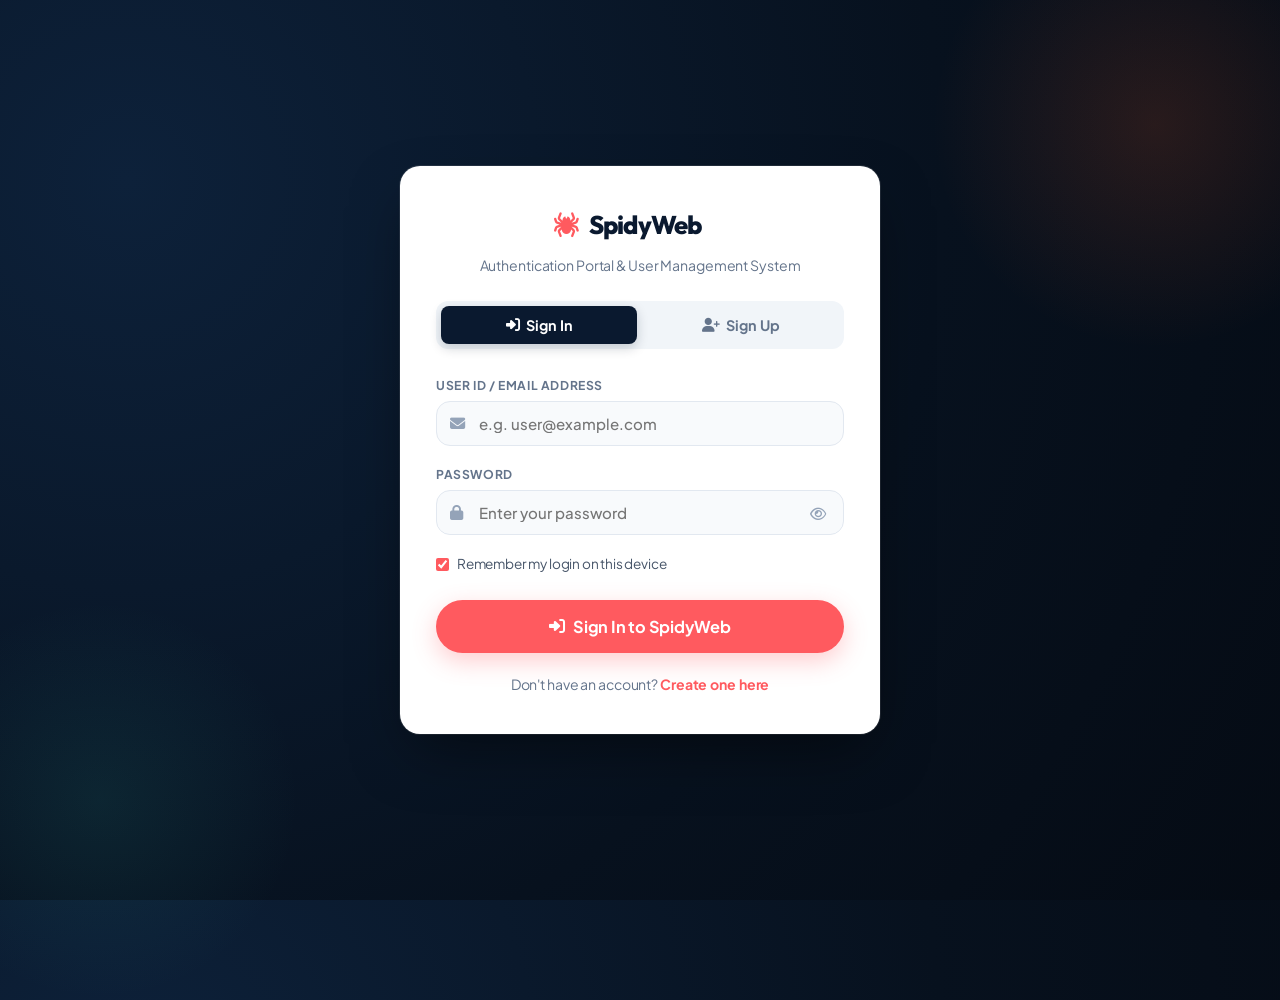
<file: package-details.html>
<!DOCTYPE html>
<html lang="en">
<head>
  <meta charset="UTF-8">
  <meta name="viewport" content="width=device-width, initial-scale=1.0">
  <title>Tour Package Details | SpidyWeb Tours & Travels</title>

  <!-- Google Fonts & Font Awesome Icons -->
  <link rel="preconnect" href="https://fonts.googleapis.com">
  <link rel="preconnect" href="https://fonts.gstatic.com" crossorigin>
  <link href="https://fonts.googleapis.com/css2?family=Outfit:wght@400;500;600;700;800;900&family=Plus+Jakarta+Sans:ital,wght@0,300;0,400;0,500;0,600;0,700;0,800;1,400;1,600&family=JetBrains+Mono:wght@500;700&display=swap" rel="stylesheet">
  <link rel="stylesheet" href="https://cdnjs.cloudflare.com/ajax/libs/font-awesome/6.4.0/css/all.min.css">

  <link rel="stylesheet" href="assets/css/style.css">
</head>
<body>

  <!-- Navigation Bar -->
  <header class="navbar scrolled">
    <div class="container navbar-inner">
      <a href="index.html" class="logo">
        <i class="fas fa-spider" style="color: var(--accent-coral);"></i>
        <span>SpidyWeb</span>
      </a>

      <nav class="nav-links">
        <a href="index.html" class="nav-link">Home</a>
        <a href="index.html#featured-tours" class="nav-link">Packages <span class="nav-count-badge">16</span></a>
        <div class="nav-dropdown-wrap" id="seasons-nav-wrap">
          <a href="index.html#featured-tours" class="nav-link nav-dropdown-btn" id="nav-seasons-toggle">
            <i class="far fa-calendar-alt" style="color: var(--accent-coral);"></i> Seasons <i class="fas fa-chevron-down nav-caret"></i>
          </a>
          <div class="nav-dropdown-panel" id="seasons-dropdown-menu">
            <a href="index.html#featured-tours" class="dropdown-season-item" data-season="spring-summer">
              <span class="season-badge-icon season-summer"><i class="fas fa-sun"></i></span>
              <div class="season-text-col">
                <strong>Spring & Summer (Mar - Jun)</strong>
                <small>Himalayas, Kashmir, Switzerland & Bali</small>
              </div>
            </a>
            <a href="index.html#featured-tours" class="dropdown-season-item" data-season="monsoon">
              <span class="season-badge-icon season-monsoon"><i class="fas fa-cloud-showers-heavy"></i></span>
              <div class="season-text-col">
                <strong>Monsoon Rains (Jul - Sep)</strong>
                <small>Kerala, Meghalaya Living Bridges & Munnar</small>
              </div>
            </a>
            <a href="index.html#featured-tours" class="dropdown-season-item" data-season="autumn">
              <span class="season-badge-icon season-autumn"><i class="fas fa-leaf"></i></span>
              <div class="season-text-col">
                <strong>Golden Autumn (Oct - Nov)</strong>
                <small>Rajasthan Palaces, Varanasi & Nilgiris</small>
              </div>
            </a>
            <a href="index.html#featured-tours" class="dropdown-season-item" data-season="winter">
              <span class="season-badge-icon season-winter"><i class="fas fa-snowflake"></i></span>
              <div class="season-text-col">
                <strong>Winter Snow & Sun (Dec - Feb)</strong>
                <small>Manali Snow, Dubai Desert & Goa Beaches</small>
              </div>
            </a>
            <div style="border-top: 1px solid var(--border-light); margin-top: 4px; padding-top: 4px;">
              <a href="index.html#featured-tours" class="dropdown-season-item" data-season="all" style="font-weight: 700; color: var(--accent-coral);">
                <span class="season-badge-icon" style="background: rgba(255,90,95,0.1); color: var(--accent-coral);"><i class="fas fa-globe-americas"></i></span>
                <div class="season-text-col">
                  <strong>Browse All 16 Year-Round Stacks</strong>
                  <small>View complete all-season collection</small>
                </div>
              </a>
            </div>
          </div>
        </div>
        <a href="index.html#destinations" class="nav-link">Destinations</a>
        <a href="about.html" class="nav-link">About</a>
        <a href="contact.html" class="nav-link">Contact</a>
        <a href="my-bookings.html" class="nav-link"><i class="fas fa-suitcase-rolling" style="font-size: 0.8rem;"></i> My Trips</a>
      </nav>

      <div class="nav-actions">
        <div class="user-profile-menu">
          <div class="user-avatar-btn">
            <img src="https://images.unsplash.com/photo-1535713875002-d1d0cf377fde?auto=format&fit=crop&w=150&q=80" alt="Avatar" id="header-dp" class="user-avatar-img">
            <span class="user-name-display">Krrish Modi</span>
            <i class="fas fa-chevron-down" style="font-size: 0.7rem; opacity: 0.75;"></i>
          </div>
          <div class="user-dropdown">
            <div style="padding: 12px 18px; border-bottom: 1px solid var(--border-light); display: flex; align-items: center; justify-content: space-between;">
              <div>
                <p style="font-weight: 700; font-size: 0.9rem;" id="nav-user-name" class="user-name-display">Krrish Modi</p>
                <p style="font-size: 0.75rem; color: var(--text-muted);" id="nav-user-email" class="user-email-display">krrish@spideyweb.travel</p>
              </div>
              <button onclick="openAvatarModal()" class="btn btn-outline btn-sm" style="padding: 4px 8px; font-size: 0.75rem;" title="Change Profile Photo">
                <i class="fas fa-camera"></i> Change DP
              </button>
            </div>
            <a href="my-bookings.html" class="dropdown-item">
              <i class="fas fa-suitcase-rolling"></i> My Bookings
            </a>
            <a href="admin/index.html" class="dropdown-item">
              <i class="fas fa-chart-line"></i> Admin Dashboard
            </a>
            <a href="javascript:void(0)" onclick="openAvatarModal()" class="dropdown-item">
              <i class="fas fa-image"></i> Change Profile Photo
            </a>
            <div class="dropdown-divider"></div>
            <a href="javascript:void(0)" onclick="SpideyAuth.logoutUser(); return false;" class="dropdown-item" style="color: #ef4444;">
              <i class="fas fa-sign-out-alt"></i> Logout / Switch User
            </a>
          </div>
        </div>

        <a href="admin/index.html" class="nav-admin-btn" title="Admin Portal">
          <i class="fas fa-shield-alt"></i> <span>Admin Portal</span>
        </a>

        <button class="mobile-menu-btn" aria-label="Toggle Menu">
          <i class="fas fa-bars"></i>
        </button>
      </div>
    </div>
  </header>

  <!-- Package Details Hero -->
  <section class="details-hero">
    <div class="container">
      <div class="details-header-content">
        <div class="details-meta-top">
          <span class="badge badge-coral"><i class="fas fa-fire"></i> Best Seller India</span>
          <span class="badge badge-teal"><i class="fas fa-om"></i> Incredible India</span>
          <span class="badge badge-gold"><i class="fas fa-star"></i> 4.96 (68 Verified Reviews)</span>
        </div>

        <h1 class="details-title">Loading Tour Package Details...</h1>

        <div style="display: flex; gap: 20px; align-items: center; flex-wrap: wrap; color: rgba(255, 255, 255, 0.9); font-size: 0.95rem;">
          <div><i class="fas fa-map-marker-alt" style="color: var(--accent-coral);"></i> India</div>
          <div><i class="far fa-clock" style="color: var(--accent-teal);"></i> 6 Days / 5 Nights</div>
          <div><i class="fas fa-users" style="color: var(--accent-gold);"></i> Max 12 Travelers</div>
        </div>
      </div>
    </div>
  </section>

  <!-- Details Content Layout -->
  <section class="details-section" style="padding: 40px 0 80px;">
    <div class="container">
      
      <!-- Quick Facts Bar -->
      <div class="quick-facts-bar" id="pkg-quick-facts">
        <!-- Loaded dynamically from dataset -->
      </div>

      <div class="details-layout">
        
        <!-- Left Main Content Area -->
        <div>
          <!-- Photo Gallery Grid with Lightbox -->
          <div class="details-gallery">
            <div class="gallery-main">
              <img src="" alt="Destination Main Photo" style="cursor: pointer;">
            </div>
            <div class="gallery-thumbs">
              <!-- Loaded dynamically from dataset -->
            </div>
          </div>

          <!-- Sticky Stack Tab Bar -->
          <div class="stack-tabs-container">
            <nav class="stack-nav-tabs">
              <button class="stack-tab-btn active" data-tab="overview">
                <i class="fas fa-info-circle"></i> Overview
              </button>
              <button class="stack-tab-btn" data-tab="attractions">
                <i class="fas fa-landmark"></i> Sightseeing (Places)
              </button>
              <button class="stack-tab-btn" data-tab="hotels">
                <i class="fas fa-hotel"></i> Hotels & Stays
              </button>
              <button class="stack-tab-btn" data-tab="itinerary">
                <i class="fas fa-route"></i> Day-by-Day Itinerary
              </button>
              <button class="stack-tab-btn" data-tab="activities">
                <i class="fas fa-hiking"></i> Activities
              </button>
              <button class="stack-tab-btn" data-tab="cuisine">
                <i class="fas fa-utensils"></i> Regional Food
              </button>
              <button class="stack-tab-btn" data-tab="essentials">
                <i class="fas fa-suitcase-rolling"></i> Packing & Tips
              </button>
              <button class="stack-tab-btn" data-tab="inclusions">
                <i class="fas fa-clipboard-check"></i> Inclusions & Cabs
              </button>
              <button class="stack-tab-btn" data-tab="reviews">
                <i class="fas fa-star"></i> Reviews
              </button>
            </nav>
          </div>

          <!-- Tab Panes -->

          <!-- 1. Overview Tab -->
          <div class="stack-tab-pane active" id="tab-pane-overview">
            <div class="details-block">
              <h2 class="details-heading"><i class="fas fa-compass" style="color: var(--accent-coral);"></i> Destination Overview</h2>
              <p id="pkg-subtitle-text" style="font-weight: 600; font-size: 1.05rem; color: var(--primary-navy); margin-bottom: 12px;"></p>
              <p id="pkg-overview-text" style="color: var(--text-muted); line-height: 1.8; margin-bottom: 24px;">Loading overview...</p>

              <h3 style="font-size: 1.15rem; margin-bottom: 16px; color: var(--primary-navy);">Key Tour Highlights:</h3>
              <ul id="pkg-highlights-list" style="list-style: none; padding: 0;">
                <!-- Loaded dynamically -->
              </ul>

              <div id="pkg-connectivity-box"></div>
            </div>
          </div>

          <!-- 2. Attractions Tab (Places Stack) -->
          <div class="stack-tab-pane" id="tab-pane-attractions">
            <div class="details-block">
              <h2 class="details-heading"><i class="fas fa-map-marked-alt" style="color: var(--accent-teal);"></i> Famous Sightseeing Spots (Places Stack)</h2>
              <p style="color: var(--text-muted); margin-bottom: 24px; font-size: 0.95rem;">
                Curated attractions, national parks, historical monuments, and scenic viewpoints included in this tour.
              </p>
              <div class="attractions-grid" id="pkg-attractions-container">
                <!-- Loaded dynamically -->
              </div>
            </div>
          </div>

          <!-- 3. Hotels Tab (Stay Stack) -->
          <div class="stack-tab-pane" id="tab-pane-hotels">
            <div class="details-block">
              <h2 class="details-heading"><i class="fas fa-hotel" style="color: var(--accent-gold);"></i> Luxury Accommodations & Resorts (Stay Stack)</h2>
              <p style="color: var(--text-muted); margin-bottom: 24px; font-size: 0.95rem;">
                Every stay is vetted for premium hygiene, panoramic location, authentic cuisine, and high-speed Wi-Fi.
              </p>
              <div class="hotels-grid" id="pkg-hotels-container">
                <!-- Loaded dynamically -->
              </div>
            </div>
          </div>

          <!-- 4. Itinerary Tab (Schedule Stack) -->
          <div class="stack-tab-pane" id="tab-pane-itinerary">
            <div class="details-block">
              <h2 class="details-heading"><i class="fas fa-calendar-alt" style="color: var(--accent-coral);"></i> Handcrafted Day-by-Day Itinerary</h2>
              <p style="color: var(--text-muted); margin-bottom: 24px; font-size: 0.95rem;">
                Paced with morning excursions, afternoon leisure, and evening cultural activities with private vehicle transfers.
              </p>
              <div class="itinerary-timeline">
                <!-- Loaded dynamically -->
              </div>
            </div>
          </div>

          <!-- 5. Activities Tab -->
          <div class="stack-tab-pane" id="tab-pane-activities">
            <div class="details-block">
              <h2 class="details-heading"><i class="fas fa-hiking" style="color: var(--accent-purple);"></i> Adventure & Cultural Experiences</h2>
              <div class="activities-grid" id="pkg-activities-container">
                <!-- Loaded dynamically -->
              </div>
            </div>
          </div>

          <!-- 6. Cuisine Tab -->
          <div class="stack-tab-pane" id="tab-pane-cuisine">
            <div class="details-block">
              <h2 class="details-heading"><i class="fas fa-utensils" style="color: var(--accent-gold);"></i> Regional Culinary Guide & Food Street Specialties</h2>
              <p style="color: var(--text-muted); margin-bottom: 24px; font-size: 0.95rem;">
                Taste authentic local delicacies curated by culinary historians and local residents.
              </p>
              <div class="cuisine-grid" id="pkg-cuisine-container">
                <!-- Loaded dynamically -->
              </div>
            </div>
          </div>

          <!-- 7. Travel Essentials Tab -->
          <div class="stack-tab-pane" id="tab-pane-essentials">
            <div class="details-block">
              <h2 class="details-heading"><i class="fas fa-suitcase-rolling" style="color: var(--accent-coral);"></i> Travel Essentials & Packing Guide</h2>
              <div class="essentials-grid" id="pkg-essentials-container">
                <!-- Loaded dynamically -->
              </div>
            </div>
          </div>

          <!-- 8. Inclusions & Transport Tab -->
          <div class="stack-tab-pane" id="tab-pane-inclusions">
            <div class="details-block">
              <h2 class="details-heading"><i class="fas fa-clipboard-check" style="color: var(--accent-green);"></i> What's Included & Transport Vehicle Standards</h2>

              <div class="inc-exc-grid">
                <div class="inc-card">
                  <h4 class="inc-title"><i class="fas fa-check-circle" style="color: var(--accent-green);"></i> Included in Package:</h4>
                  <ul class="inc-list" id="pkg-inclusions-list"></ul>
                </div>

                <div class="exc-card">
                  <h4 class="exc-title"><i class="fas fa-times-circle" style="color: #ef4444;"></i> Excluded from Package:</h4>
                  <ul class="exc-list" id="pkg-exclusions-list"></ul>
                </div>
              </div>

              <div id="pkg-transport-specs"></div>
            </div>
          </div>

          <!-- 9. Reviews Tab -->
          <div class="stack-tab-pane" id="tab-pane-reviews">
            <div class="details-block">
              <h2 class="details-heading"><i class="fas fa-star" style="color: var(--accent-gold);"></i> Verified Traveler Testimonials</h2>
              <div id="pkg-reviews-container">
                <!-- Loaded dynamically -->
              </div>
            </div>
          </div>

        </div>

        <!-- Right Sticky Booking Card & Dynamic Live Calculator -->
        <div>
          <div class="booking-widget-card" style="position: sticky; top: 96px;">
            <div class="widget-price-wrap">
              <span class="widget-price-label">Price per person</span>
              <div>
                <span class="widget-price-val">₹24,999</span>
                <span class="widget-price-orig">₹29,999</span>
              </div>
            </div>

            <div style="background: rgba(0, 180, 216, 0.08); padding: 10px 14px; border-radius: var(--radius-sm); margin-bottom: 18px; font-size: 0.82rem; color: var(--accent-teal);">
              <i class="fas fa-shield-alt"></i> <strong id="widget-emi-text">No-cost EMI available in Indian Rupees (₹).</strong>
            </div>

            <div class="widget-form-group">
              <label class="widget-label"><i class="fas fa-map-marker-alt"></i> Destination</label>
              <div id="widget-destination-name" style="font-weight: 700; color: var(--primary-navy); padding: 10px; background: var(--bg-main); border-radius: var(--radius-sm); border: 1px solid var(--border-light);">Loading...</div>
            </div>

            <!-- Dynamic Hotel Tier Selector -->
            <div class="tier-selector">
              <label class="tier-selector-label"><i class="fas fa-bed"></i> Select Accommodation Tier</label>
              <div class="tier-options-grid">
                <div class="tier-btn" data-tier="standard">
                  <span class="tier-btn-name">Standard</span>
                  <span class="tier-btn-price" id="tier-price-standard">₹19,999</span>
                </div>
                <div class="tier-btn selected" data-tier="deluxe">
                  <span class="tier-btn-name">Deluxe 4★</span>
                  <span class="tier-btn-price" id="tier-price-deluxe">₹24,999</span>
                </div>
                <div class="tier-btn" data-tier="luxury">
                  <span class="tier-btn-name">Luxury 5★</span>
                  <span class="tier-btn-price" id="tier-price-luxury">₹34,999</span>
                </div>
              </div>
            </div>

            <!-- Live Guest Counters -->
            <div style="display: grid; grid-template-columns: 1fr 1fr; gap: 12px; margin-bottom: 16px;">
              <div>
                <label class="widget-label" style="font-size: 0.8rem;">Adults (12+)</label>
                <div class="guest-counter" style="padding: 4px 8px;">
                  <button type="button" class="counter-btn" id="calc-adult-dec">-</button>
                  <span class="counter-val" id="calc-adult-val">1</span>
                  <button type="button" class="counter-btn" id="calc-adult-inc">+</button>
                </div>
              </div>
              <div>
                <label class="widget-label" style="font-size: 0.8rem;">Children (2-11)</label>
                <div class="guest-counter" style="padding: 4px 8px;">
                  <button type="button" class="counter-btn" id="calc-child-dec">-</button>
                  <span class="counter-val" id="calc-child-val">0</span>
                  <button type="button" class="counter-btn" id="calc-child-inc">+</button>
                </div>
              </div>
            </div>

            <!-- Live Calculated Total Box -->
            <div class="calculator-total-box">
              <div class="calculator-row">
                <span style="font-size: 0.85rem; color: var(--text-muted);">Estimated Total (INR):</span>
                <strong id="calc-grand-total" style="font-size: 1.25rem; color: var(--accent-coral); font-family: var(--font-heading);">₹26,249</strong>
              </div>
              <div id="calc-breakdown-text" style="font-size: 0.75rem; color: var(--text-muted); margin-top: 4px;">1 Adult (DELUXE Stay) + 5% GST</div>
            </div>

            <button type="button" class="btn btn-primary btn-block btn-lg btn-open-booking" id="btn-details-book" style="margin-top: 10px;">
              <i class="fas fa-bolt"></i> Proceed to Instant Booking
            </button>

            <div style="text-align: center; margin-top: 12px; font-size: 0.78rem; color: var(--text-muted);">
              <i class="fas fa-lock"></i> 256-Bit SSL Encrypted &bull; 100% Refund Policy
            </div>

            <!-- Dedicated Tour Escort Badge -->
            <div id="pkg-tour-escort"></div>
          </div>
        </div>

      </div>

      <!-- Related Destination Stacks -->
      <div style="margin-top: 60px;">
        <div class="section-header" style="text-align: left; margin-bottom: 24px;">
          <span class="section-subtitle">More Destinations to Explore</span>
          <h2 class="section-title">Other Iconic Destination Stacks</h2>
        </div>
        <div class="packages-grid" id="related-stacks-grid">
          <!-- Loaded dynamically -->
        </div>
      </div>

    </div>
  </section>

  <!-- Fullscreen Lightbox Modal -->
  <div class="lightbox-modal" id="lightbox-modal">
    <div class="lightbox-content">
      <button class="lightbox-close" id="lightbox-close-btn">&times;</button>
      <img src="" alt="" id="lightbox-target-img" class="lightbox-img">
      <div class="lightbox-caption" id="lightbox-target-caption"></div>
    </div>
  </div>

  <!-- Multi-Step Booking Modal -->
  <div class="modal-backdrop" id="booking-modal">
    <div class="modal-card">
      <div class="modal-header">
        <div>
          <h3 class="modal-title" id="modal-pkg-title">Reserve Tour Package</h3>
          <p style="font-size: 0.85rem; color: var(--text-muted);" id="modal-pkg-dest">Destination</p>
        </div>
        <button class="modal-close" aria-label="Close Modal">&times;</button>
      </div>

      <div class="modal-body">
        <div class="step-progress">
          <div class="step-item active">
            <div class="step-bubble">1</div>
            <span class="step-name">Dates & Guests</span>
          </div>
          <div class="step-item">
            <div class="step-bubble">2</div>
            <span class="step-name">Custom Add-ons</span>
          </div>
          <div class="step-item">
            <div class="step-bubble">3</div>
            <span class="step-name">Payment</span>
          </div>
        </div>

        <!-- Step 1 -->
        <div class="step-section" id="step-section-1">
          <div class="widget-form-group">
            <label class="widget-label"><i class="fas fa-calendar-alt"></i> Select Travel Departure Date</label>
            <input type="date" class="widget-input" id="book-date" required>
          </div>

          <div style="display: grid; grid-template-columns: 1fr 1fr; gap: 16px; margin-bottom: 20px;">
            <div>
              <label class="widget-label">Adults (Age 12+)</label>
              <div class="guest-counter">
                <button type="button" class="counter-btn" id="modal-adult-dec">-</button>
                <span class="counter-val" id="modal-adult-val">1</span>
                <button type="button" class="counter-btn" id="modal-adult-inc">+</button>
              </div>
            </div>

            <div>
              <label class="widget-label">Children (Age 2-11, 25% Off)</label>
              <div class="guest-counter">
                <button type="button" class="counter-btn" id="modal-child-dec">-</button>
                <span class="counter-val" id="modal-child-val">0</span>
                <button type="button" class="counter-btn" id="modal-child-inc">+</button>
              </div>
            </div>
          </div>
        </div>

        <!-- Step 2 -->
        <div class="step-section" id="step-section-2" style="display: none;">
          <h4 style="font-size: 1.05rem; margin-bottom: 14px;">Enhance Your Vacation Experience</h4>
          
          <div style="display: flex; flex-direction: column; gap: 12px; margin-bottom: 20px;">
            <label style="display: flex; align-items: center; justify-content: space-between; padding: 14px; border: 1px solid var(--border-light); border-radius: var(--radius-md); cursor: pointer; background: var(--bg-main);">
              <div style="display: flex; align-items: center; gap: 12px;">
                <input type="checkbox" class="addon-checkbox" data-name="Comprehensive Medical & Travel Insurance" data-price="2500" data-per-person="true" style="width: 18px; height: 18px; accent-color: var(--accent-coral);">
                <div>
                  <strong style="font-size: 0.95rem;">Comprehensive Travel & Medical Insurance</strong>
                  <p style="font-size: 0.8rem; color: var(--text-muted);">100% trip cancellation and medical emergency protection.</p>
                </div>
              </div>
              <span style="font-weight: 700; color: var(--primary-navy);">+₹2,500 / person</span>
            </label>

            <label style="display: flex; align-items: center; justify-content: space-between; padding: 14px; border: 1px solid var(--border-light); border-radius: var(--radius-md); cursor: pointer; background: var(--bg-main);">
              <div style="display: flex; align-items: center; gap: 12px;">
                <input type="checkbox" class="addon-checkbox" data-name="Airport VIP Fast-Track & Lounge Access" data-price="3500" data-per-person="false" style="width: 18px; height: 18px; accent-color: var(--accent-coral);">
                <div>
                  <strong style="font-size: 0.95rem;">Airport VIP Fast-Track & Lounge Access</strong>
                  <p style="font-size: 0.8rem; color: var(--text-muted);">Priority baggage handling & arrival lounge buffet.</p>
                </div>
              </div>
              <span style="font-weight: 700; color: var(--primary-navy);">+₹3,500 / trip</span>
            </label>
          </div>

          <div class="widget-form-group">
            <label class="widget-label">Special Requests & Dietary Preferences</label>
            <textarea class="widget-input" id="special-requests" rows="2" placeholder="e.g. Vegetarian/Jain food, flower decoration, oxygen support"></textarea>
          </div>
        </div>

        <!-- Step 3 -->
        <div class="step-section" id="step-section-3" style="display: none;">
          <h4 style="font-size: 1.05rem; margin-bottom: 14px;">Select Secure Payment Method</h4>
          <div class="payment-methods-grid">
            <div class="payment-option selected" data-method="UPI / GPay / PhonePe">
              <i class="fas fa-qrcode"></i>
              <span style="font-weight: 600; font-size: 0.85rem;">Instant UPI / QR</span>
            </div>
            <div class="payment-option" data-method="Credit / Debit Card">
              <i class="fas fa-credit-card"></i>
              <span style="font-weight: 600; font-size: 0.85rem;">Card Payment</span>
            </div>
          </div>
        </div>

        <div class="price-breakdown">
          <div class="breakdown-row">
            <span>Tour Package Subtotal:</span>
            <span id="summary-subtotal">₹0</span>
          </div>
          <div class="breakdown-row">
            <span>GST & Tourism Fees (5%):</span>
            <span id="summary-taxes">₹0</span>
          </div>
          <div class="breakdown-row">
            <span>Custom Upgrades & Add-ons:</span>
            <span id="summary-addons">₹0</span>
          </div>
          <div class="breakdown-row total">
            <span>Total Payable Amount (INR):</span>
            <span id="summary-grand-total" style="color: var(--accent-coral);">₹0</span>
          </div>
        </div>

        <div style="display: flex; justify-content: space-between; align-items: center; margin-top: 24px;" class="modal-footer-nav">
          <button type="button" class="btn btn-outline-dark" id="btn-step-prev" style="display: none;"><i class="fas fa-arrow-left"></i> Back</button>
          <button type="button" class="btn btn-primary" id="btn-step-next" style="margin-left: auto;">Continue <i class="fas fa-arrow-right"></i></button>
        </div>
      </div>
    </div>
  </div>

  <!-- Profile Photo (DP) Changer Modal -->
  <div class="modal-backdrop" id="avatar-modal">
    <div class="modal-card" style="max-width: 500px;">
      <div class="modal-header">
        <h3 class="modal-title"><i class="fas fa-camera" style="color: var(--accent-coral);"></i> Change Profile Photo (DP)</h3>
        <button class="modal-close" onclick="closeAvatarModal()">&times;</button>
      </div>

      <div class="modal-body" style="text-align: center;">
        <p style="color: var(--text-muted); font-size: 0.9rem; margin-bottom: 20px;">Upload a custom photo from your device or choose from curated traveler avatars.</p>

        <div style="margin-bottom: 24px;">
          <img src="https://images.unsplash.com/photo-1535713875002-d1d0cf377fde?auto=format&fit=crop&w=150&q=80" alt="Current DP" class="user-avatar-img" style="width: 90px; height: 90px; border-radius: 50%; object-fit: cover; border: 3px solid var(--accent-coral); box-shadow: var(--shadow-md);">
          <p style="font-size: 0.85rem; font-weight: 700; color: var(--primary-navy); margin-top: 8px;" class="user-name-display">Krrish Modi</p>
        </div>

        <div style="margin-bottom: 24px;">
          <label for="avatar-file-input" class="btn btn-primary btn-block" style="cursor: pointer;">
            <i class="fas fa-upload"></i> Upload Photo From Computer
          </label>
          <input type="file" id="avatar-file-input" accept="image/*" style="display: none;">
        </div>

        <div style="border-top: 1px solid var(--border-light); padding-top: 18px;">
          <p style="font-size: 0.8rem; font-weight: 700; text-transform: uppercase; color: var(--text-muted); margin-bottom: 12px;">Or Choose Preset Avatar</p>
          <div class="avatar-preset-grid" style="justify-items: center;">
            <img src="https://images.unsplash.com/photo-1535713875002-d1d0cf377fde?auto=format&fit=crop&w=150&q=80" class="avatar-preset-item" onclick="selectPresetAvatar(this.src)" alt="Preset 1">
            <img src="https://images.unsplash.com/photo-1507003211169-0a1dd7228f2d?auto=format&fit=crop&w=150&q=80" class="avatar-preset-item" onclick="selectPresetAvatar(this.src)" alt="Preset 2">
            <img src="https://images.unsplash.com/photo-1500648767791-00dcc994a43e?auto=format&fit=crop&w=150&q=80" class="avatar-preset-item" onclick="selectPresetAvatar(this.src)" alt="Preset 3">
            <img src="https://images.unsplash.com/photo-1519085360753-af0119f7cbe7?auto=format&fit=crop&w=150&q=80" class="avatar-preset-item" onclick="selectPresetAvatar(this.src)" alt="Preset 4">
          </div>
        </div>
      </div>
    </div>
  </div>

  <!-- Footer -->
  <footer class="footer">
    <div class="container" style="text-align: center;">
      <p>&copy; 2026 SpidyWeb Tours & Travels Inc. Developed by Krrish Modi (krrish@spideyweb.travel).</p>
    </div>
  </footer>

  <div class="toast-container"></div>
  <script src="assets/js/auth.js"></script>
  <script src="assets/js/tour-dataset.js"></script>
  <script src="assets/js/main.js"></script>
  <script src="assets/js/booking.js"></script>
  <script src="assets/js/package-details.js"></script>
</body>
</html>
</file>
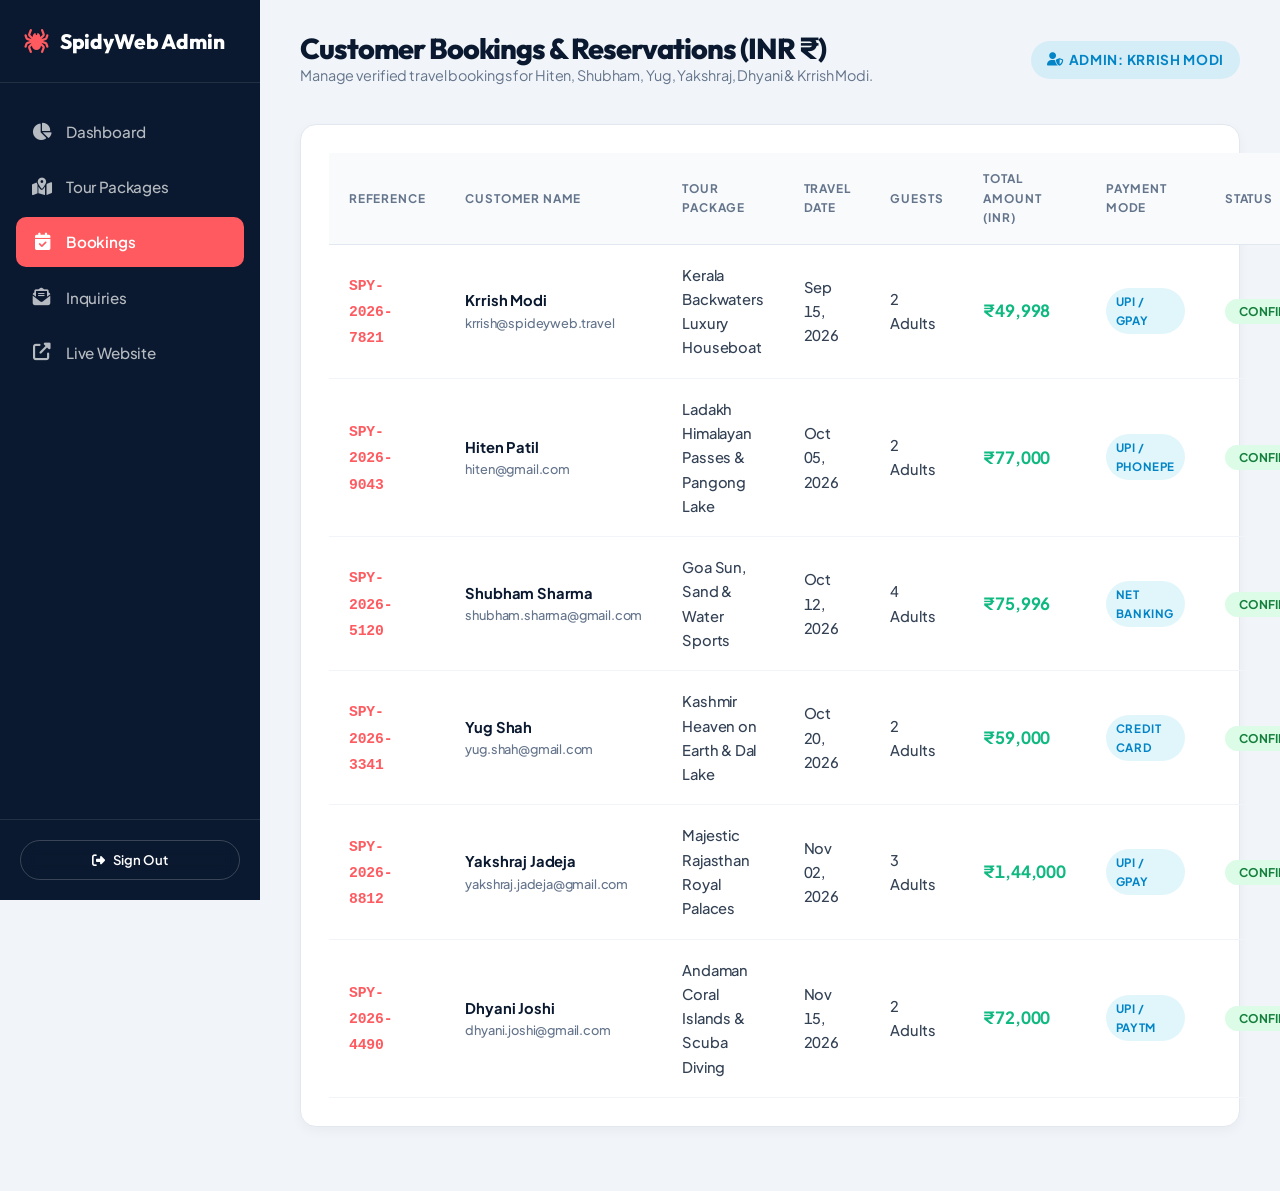
<file: admin/bookings.html>
<!DOCTYPE html>
<html lang="en">
<head>
  <meta charset="UTF-8">
  <meta name="viewport" content="width=device-width, initial-scale=1.0">
  <title>Manage Bookings | SpidyWeb Admin</title>
  
  <link rel="preconnect" href="https://fonts.googleapis.com">
  <link rel="preconnect" href="https://fonts.gstatic.com" crossorigin>
  <link href="https://fonts.googleapis.com/css2?family=Outfit:wght@400;500;600;700;800;900&family=Plus+Jakarta+Sans:ital,wght@0,300;0,400;0,500;0,600;0,700;0,800;1,400;1,600&family=JetBrains+Mono:wght@500;700&display=swap" rel="stylesheet">
  <link rel="stylesheet" href="https://cdnjs.cloudflare.com/ajax/libs/font-awesome/6.4.0/css/all.min.css">
  
  <link rel="stylesheet" href="../assets/css/style.css">
  <link rel="stylesheet" href="../assets/css/admin.css">
</head>
<body class="admin-body">

  <aside class="admin-sidebar">
    <div class="admin-brand">
      <i class="fas fa-spider" style="color: var(--accent-coral);"></i>
      <span>SpidyWeb Admin</span>
    </div>

    <nav class="admin-nav">
      <a href="index.html" class="admin-nav-item">
        <i class="fas fa-chart-pie"></i>
        <span>Dashboard</span>
      </a>
      <a href="packages.html" class="admin-nav-item">
        <i class="fas fa-map-marked-alt"></i>
        <span>Tour Packages</span>
      </a>
      <a href="bookings.html" class="admin-nav-item active">
        <i class="fas fa-calendar-check"></i>
        <span>Bookings</span>
      </a>
      <a href="inquiries.html" class="admin-nav-item">
        <i class="fas fa-envelope-open-text"></i>
        <span>Inquiries</span>
      </a>
      <a href="../index.html" class="admin-nav-item">
        <i class="fas fa-external-link-alt"></i>
        <span>Live Website</span>
      </a>
    </nav>

    <div class="admin-sidebar-footer">
      <a href="../login.html" class="btn btn-outline btn-block btn-sm" style="border-color: rgba(255,255,255,0.2);">
        <i class="fas fa-sign-out-alt"></i> Sign Out
      </a>
    </div>
  </aside>

  <main class="admin-main">
    <div class="admin-topbar">
      <div class="admin-title-area">
        <h1>Customer Bookings & Reservations (INR ₹)</h1>
        <p>Manage verified travel bookings for Hiten, Shubham, Yug, Yakshraj, Dhyani & Krrish Modi.</p>
      </div>

      <div class="admin-top-actions">
        <span class="badge badge-teal" style="font-size: 0.85rem; padding: 8px 16px;">
          <i class="fas fa-user-shield"></i> Admin: Krrish Modi
        </span>
      </div>
    </div>

    <div class="admin-card">
      <table class="data-table">
        <thead>
          <tr>
            <th>Reference</th>
            <th>Customer Name</th>
            <th>Tour Package</th>
            <th>Travel Date</th>
            <th>Guests</th>
            <th>Total Amount (INR)</th>
            <th>Payment Mode</th>
            <th>Status</th>
          </tr>
        </thead>
        <tbody>
          <!-- 1. Krrish Modi -->
          <tr>
            <td><span style="font-family: monospace; font-weight: 700; color: var(--accent-coral);">SPY-2026-7821</span></td>
            <td>
              <strong>Krrish Modi</strong>
              <div style="font-size: 0.8rem; color: var(--admin-muted);">krrish@spideyweb.travel</div>
            </td>
            <td>Kerala Backwaters Luxury Houseboat</td>
            <td>Sep 15, 2026</td>
            <td>2 Adults</td>
            <td><strong style="color: var(--accent-green); font-size: 1.05rem;">₹49,998</strong></td>
            <td><span class="badge badge-teal">UPI / GPay</span></td>
            <td>
              <select class="status-badge status-confirmed" style="border: none; cursor: pointer; font-weight: 700;">
                <option value="confirmed" selected>Confirmed</option>
                <option value="pending">Pending</option>
                <option value="completed">Completed</option>
                <option value="cancelled">Cancelled</option>
              </select>
            </td>
          </tr>

          <!-- 2. Hiten Patil -->
          <tr>
            <td><span style="font-family: monospace; font-weight: 700; color: var(--accent-coral);">SPY-2026-9043</span></td>
            <td>
              <strong>Hiten Patil</strong>
              <div style="font-size: 0.8rem; color: var(--admin-muted);">hiten@gmail.com</div>
            </td>
            <td>Ladakh Himalayan Passes & Pangong Lake</td>
            <td>Oct 05, 2026</td>
            <td>2 Adults</td>
            <td><strong style="color: var(--accent-green); font-size: 1.05rem;">₹77,000</strong></td>
            <td><span class="badge badge-teal">UPI / PhonePe</span></td>
            <td>
              <select class="status-badge status-confirmed" style="border: none; cursor: pointer; font-weight: 700;">
                <option value="confirmed" selected>Confirmed</option>
                <option value="pending">Pending</option>
                <option value="completed">Completed</option>
              </select>
            </td>
          </tr>

          <!-- 3. Shubham Sharma -->
          <tr>
            <td><span style="font-family: monospace; font-weight: 700; color: var(--accent-coral);">SPY-2026-5120</span></td>
            <td>
              <strong>Shubham Sharma</strong>
              <div style="font-size: 0.8rem; color: var(--admin-muted);">shubham.sharma@gmail.com</div>
            </td>
            <td>Goa Sun, Sand & Water Sports</td>
            <td>Oct 12, 2026</td>
            <td>4 Adults</td>
            <td><strong style="color: var(--accent-green); font-size: 1.05rem;">₹75,996</strong></td>
            <td><span class="badge badge-teal">Net Banking</span></td>
            <td>
              <select class="status-badge status-confirmed" style="border: none; cursor: pointer; font-weight: 700;">
                <option value="confirmed" selected>Confirmed</option>
                <option value="pending">Pending</option>
              </select>
            </td>
          </tr>

          <!-- 4. Yug Shah -->
          <tr>
            <td><span style="font-family: monospace; font-weight: 700; color: var(--accent-coral);">SPY-2026-3341</span></td>
            <td>
              <strong>Yug Shah</strong>
              <div style="font-size: 0.8rem; color: var(--admin-muted);">yug.shah@gmail.com</div>
            </td>
            <td>Kashmir Heaven on Earth & Dal Lake</td>
            <td>Oct 20, 2026</td>
            <td>2 Adults</td>
            <td><strong style="color: var(--accent-green); font-size: 1.05rem;">₹59,000</strong></td>
            <td><span class="badge badge-teal">Credit Card</span></td>
            <td>
              <select class="status-badge status-confirmed" style="border: none; cursor: pointer; font-weight: 700;">
                <option value="confirmed" selected>Confirmed</option>
                <option value="pending">Pending</option>
              </select>
            </td>
          </tr>

          <!-- 5. Yakshraj Jadeja -->
          <tr>
            <td><span style="font-family: monospace; font-weight: 700; color: var(--accent-coral);">SPY-2026-8812</span></td>
            <td>
              <strong>Yakshraj Jadeja</strong>
              <div style="font-size: 0.8rem; color: var(--admin-muted);">yakshraj.jadeja@gmail.com</div>
            </td>
            <td>Majestic Rajasthan Royal Palaces</td>
            <td>Nov 02, 2026</td>
            <td>3 Adults</td>
            <td><strong style="color: var(--accent-green); font-size: 1.05rem;">₹1,44,000</strong></td>
            <td><span class="badge badge-teal">UPI / GPay</span></td>
            <td>
              <select class="status-badge status-confirmed" style="border: none; cursor: pointer; font-weight: 700;">
                <option value="confirmed" selected>Confirmed</option>
                <option value="pending">Pending</option>
              </select>
            </td>
          </tr>

          <!-- 6. Dhyani Joshi -->
          <tr>
            <td><span style="font-family: monospace; font-weight: 700; color: var(--accent-coral);">SPY-2026-4490</span></td>
            <td>
              <strong>Dhyani Joshi</strong>
              <div style="font-size: 0.8rem; color: var(--admin-muted);">dhyani.joshi@gmail.com</div>
            </td>
            <td>Andaman Coral Islands & Scuba Diving</td>
            <td>Nov 15, 2026</td>
            <td>2 Adults</td>
            <td><strong style="color: var(--accent-green); font-size: 1.05rem;">₹72,000</strong></td>
            <td><span class="badge badge-teal">UPI / Paytm</span></td>
            <td>
              <select class="status-badge status-confirmed" style="border: none; cursor: pointer; font-weight: 700;">
                <option value="confirmed" selected>Confirmed</option>
                <option value="pending">Pending</option>
              </select>
            </td>
          </tr>
        </tbody>
      </table>
    </div>
  </main>

</body>
</html>
</file>
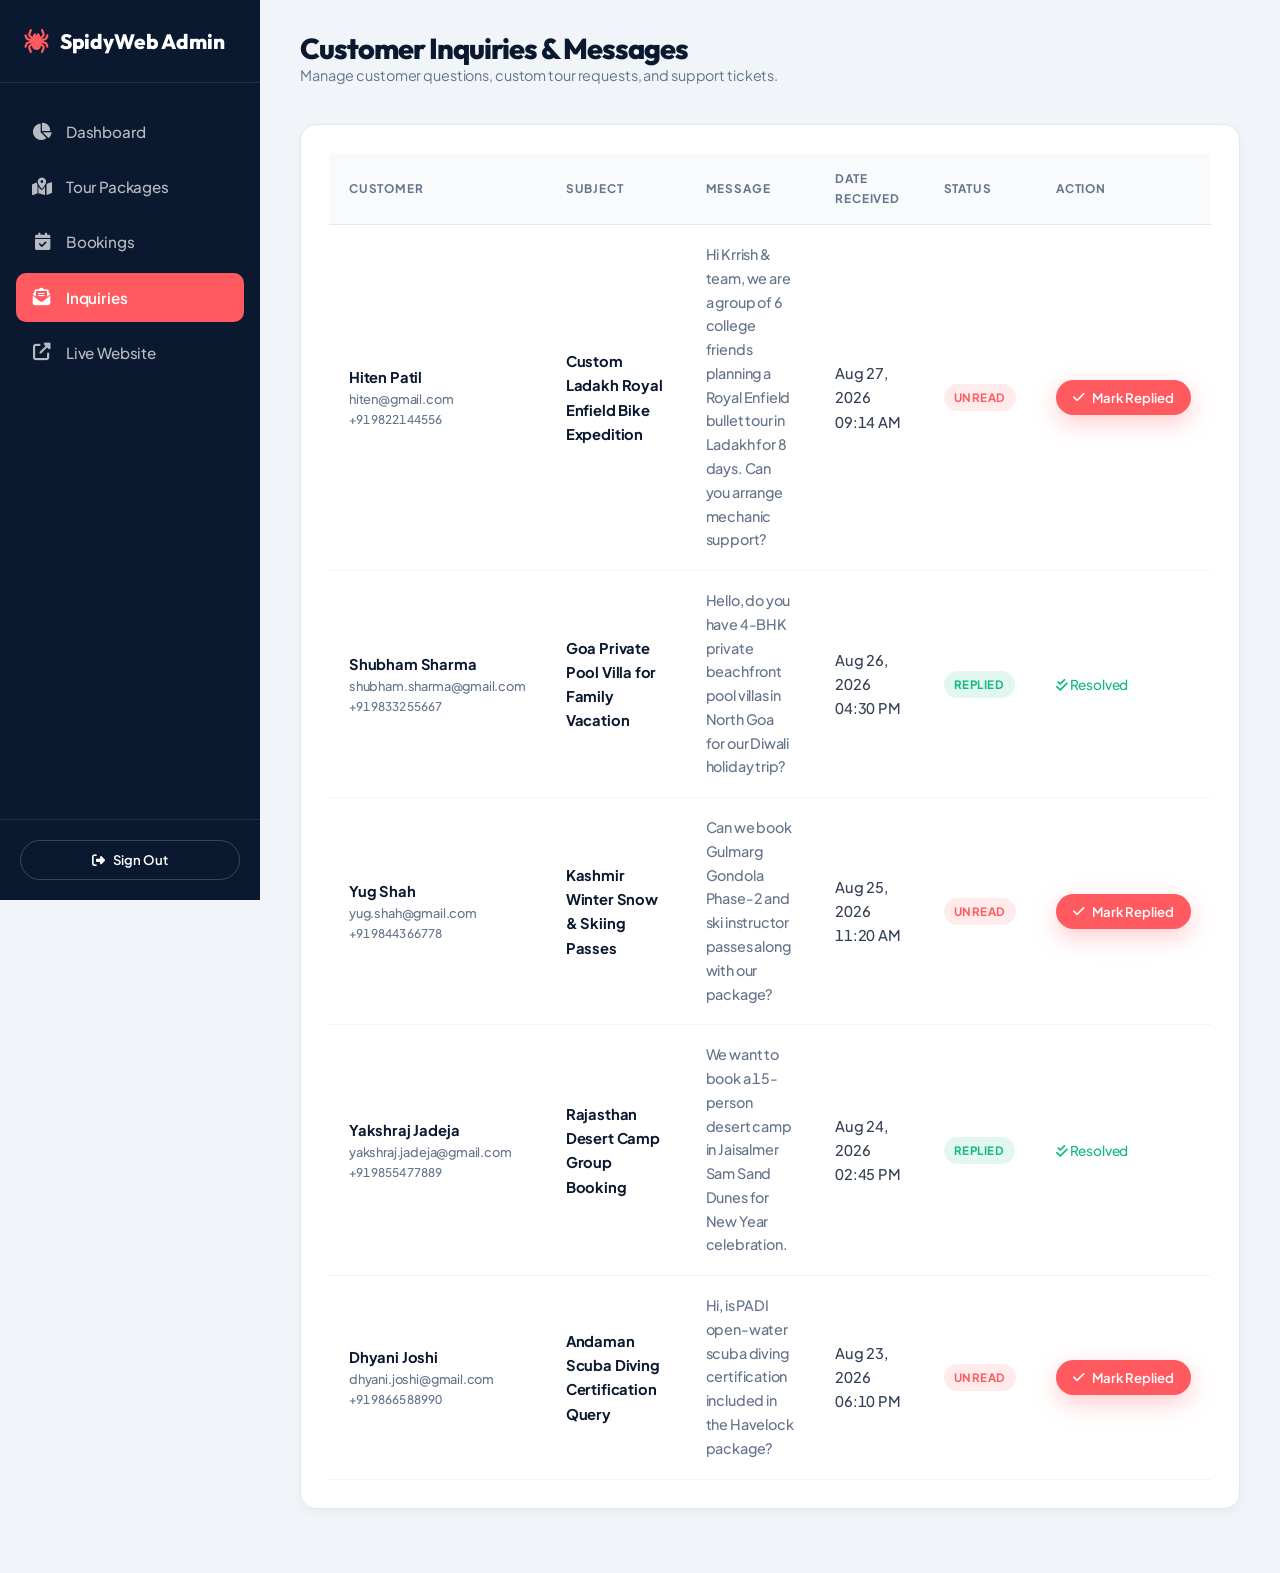
<file: admin/inquiries.html>
<!DOCTYPE html>
<html lang="en">
<head>
  <meta charset="UTF-8">
  <meta name="viewport" content="width=device-width, initial-scale=1.0">
  <title>Customer Inquiries | SpidyWeb Admin</title>
  
  <link rel="preconnect" href="https://fonts.googleapis.com">
  <link rel="preconnect" href="https://fonts.gstatic.com" crossorigin>
  <link href="https://fonts.googleapis.com/css2?family=Outfit:wght@400;500;600;700;800;900&family=Plus+Jakarta+Sans:ital,wght@0,300;0,400;0,500;0,600;0,700;0,800;1,400;1,600&family=JetBrains+Mono:wght@500;700&display=swap" rel="stylesheet">
  <link rel="stylesheet" href="https://cdnjs.cloudflare.com/ajax/libs/font-awesome/6.4.0/css/all.min.css">
  
  <link rel="stylesheet" href="../assets/css/style.css">
  <link rel="stylesheet" href="../assets/css/admin.css">
</head>
<body class="admin-body">

  <aside class="admin-sidebar">
    <div class="admin-brand">
      <i class="fas fa-spider" style="color: var(--accent-coral);"></i>
      <span>SpidyWeb Admin</span>
    </div>

    <nav class="admin-nav">
      <a href="index.html" class="admin-nav-item">
        <i class="fas fa-chart-pie"></i>
        <span>Dashboard</span>
      </a>
      <a href="packages.html" class="admin-nav-item">
        <i class="fas fa-map-marked-alt"></i>
        <span>Tour Packages</span>
      </a>
      <a href="bookings.html" class="admin-nav-item">
        <i class="fas fa-calendar-check"></i>
        <span>Bookings</span>
      </a>
      <a href="inquiries.html" class="admin-nav-item active">
        <i class="fas fa-envelope-open-text"></i>
        <span>Inquiries</span>
      </a>
      <a href="../index.html" class="admin-nav-item">
        <i class="fas fa-external-link-alt"></i>
        <span>Live Website</span>
      </a>
    </nav>

    <div class="admin-sidebar-footer">
      <a href="../login.html" class="btn btn-outline btn-block btn-sm" style="border-color: rgba(255,255,255,0.2);">
        <i class="fas fa-sign-out-alt"></i> Sign Out
      </a>
    </div>
  </aside>

  <main class="admin-main">
    <div class="admin-topbar">
      <div class="admin-title-area">
        <h1>Customer Inquiries & Messages</h1>
        <p>Manage customer questions, custom tour requests, and support tickets.</p>
      </div>
    </div>

    <div class="admin-card">
      <table class="data-table">
        <thead>
          <tr>
            <th>Customer</th>
            <th>Subject</th>
            <th>Message</th>
            <th>Date Received</th>
            <th>Status</th>
            <th>Action</th>
          </tr>
        </thead>
        <tbody>
          <tr>
            <td>
              <strong style="color: var(--admin-primary);">Hiten Patil</strong>
              <div style="font-size: 0.8rem; color: var(--admin-muted);">hiten@gmail.com</div>
              <div style="font-size: 0.75rem; color: var(--admin-muted);">+91 98221 44556</div>
            </td>
            <td><strong>Custom Ladakh Royal Enfield Bike Expedition</strong></td>
            <td style="max-width: 320px; font-size: 0.9rem; color: var(--text-muted);">
              Hi Krrish & team, we are a group of 6 college friends planning a Royal Enfield bullet tour in Ladakh for 8 days. Can you arrange mechanic support?
            </td>
            <td>Aug 27, 2026 09:14 AM</td>
            <td><span class="badge badge-coral">Unread</span></td>
            <td>
              <button class="btn btn-primary btn-sm" onclick="this.closest('tr').querySelector('.badge').className='badge badge-green'; this.closest('tr').querySelector('.badge').innerText='Replied'; this.remove();">
                <i class="fas fa-check"></i> Mark Replied
              </button>
            </td>
          </tr>

          <tr>
            <td>
              <strong style="color: var(--admin-primary);">Shubham Sharma</strong>
              <div style="font-size: 0.8rem; color: var(--admin-muted);">shubham.sharma@gmail.com</div>
              <div style="font-size: 0.75rem; color: var(--admin-muted);">+91 98332 55667</div>
            </td>
            <td><strong>Goa Private Pool Villa for Family Vacation</strong></td>
            <td style="max-width: 320px; font-size: 0.9rem; color: var(--text-muted);">
              Hello, do you have 4-BHK private beachfront pool villas in North Goa for our Diwali holiday trip?
            </td>
            <td>Aug 26, 2026 04:30 PM</td>
            <td><span class="badge badge-green">Replied</span></td>
            <td>
              <span style="font-size: 0.85rem; color: var(--accent-green);"><i class="fas fa-check-double"></i> Resolved</span>
            </td>
          </tr>

          <tr>
            <td>
              <strong style="color: var(--admin-primary);">Yug Shah</strong>
              <div style="font-size: 0.8rem; color: var(--admin-muted);">yug.shah@gmail.com</div>
              <div style="font-size: 0.75rem; color: var(--admin-muted);">+91 98443 66778</div>
            </td>
            <td><strong>Kashmir Winter Snow & Skiing Passes</strong></td>
            <td style="max-width: 320px; font-size: 0.9rem; color: var(--text-muted);">
              Can we book Gulmarg Gondola Phase-2 and ski instructor passes along with our package?
            </td>
            <td>Aug 25, 2026 11:20 AM</td>
            <td><span class="badge badge-coral">Unread</span></td>
            <td>
              <button class="btn btn-primary btn-sm" onclick="this.closest('tr').querySelector('.badge').className='badge badge-green'; this.closest('tr').querySelector('.badge').innerText='Replied'; this.remove();">
                <i class="fas fa-check"></i> Mark Replied
              </button>
            </td>
          </tr>

          <tr>
            <td>
              <strong style="color: var(--admin-primary);">Yakshraj Jadeja</strong>
              <div style="font-size: 0.8rem; color: var(--admin-muted);">yakshraj.jadeja@gmail.com</div>
              <div style="font-size: 0.75rem; color: var(--admin-muted);">+91 98554 77889</div>
            </td>
            <td><strong>Rajasthan Desert Camp Group Booking</strong></td>
            <td style="max-width: 320px; font-size: 0.9rem; color: var(--text-muted);">
              We want to book a 15-person desert camp in Jaisalmer Sam Sand Dunes for New Year celebration.
            </td>
            <td>Aug 24, 2026 02:45 PM</td>
            <td><span class="badge badge-green">Replied</span></td>
            <td>
              <span style="font-size: 0.85rem; color: var(--accent-green);"><i class="fas fa-check-double"></i> Resolved</span>
            </td>
          </tr>

          <tr>
            <td>
              <strong style="color: var(--admin-primary);">Dhyani Joshi</strong>
              <div style="font-size: 0.8rem; color: var(--admin-muted);">dhyani.joshi@gmail.com</div>
              <div style="font-size: 0.75rem; color: var(--admin-muted);">+91 98665 88990</div>
            </td>
            <td><strong>Andaman Scuba Diving Certification Query</strong></td>
            <td style="max-width: 320px; font-size: 0.9rem; color: var(--text-muted);">
              Hi, is PADI open-water scuba diving certification included in the Havelock package?
            </td>
            <td>Aug 23, 2026 06:10 PM</td>
            <td><span class="badge badge-coral">Unread</span></td>
            <td>
              <button class="btn btn-primary btn-sm" onclick="this.closest('tr').querySelector('.badge').className='badge badge-green'; this.closest('tr').querySelector('.badge').innerText='Replied'; this.remove();">
                <i class="fas fa-check"></i> Mark Replied
              </button>
            </td>
          </tr>
        </tbody>
      </table>
    </div>
  </main>

</body>
</html>
</file>
<file: assets/css/style.css>
/* ==========================================================================
   SpidyWeb Tours & Travels - Modern Tour & Travel Management System
   Core Stylesheet & Design System
   ========================================================================== */

@import url('https://fonts.googleapis.com/css2?family=Outfit:wght@400;500;600;700;800;900&family=Plus+Jakarta+Sans:ital,wght@0,300;0,400;0,500;0,600;0,700;0,800;1,400;1,600&family=JetBrains+Mono:wght@500;700&display=swap');

:root {
  /* Colors */
  --primary-navy: #0a192f;
  --primary-dark: #07111e;
  --navy-light: #172a45;
  --accent-coral: #ff5a5f;
  --accent-coral-hover: #e0484d;
  --accent-gold: #ffb703;
  --accent-teal: #00b4d8;
  --accent-green: #10b981;
  --accent-purple: #7209b7;

  --bg-main: #f8fafc;
  --bg-card: #ffffff;
  --bg-glass: rgba(255, 255, 255, 0.85);
  --bg-glass-dark: rgba(10, 25, 47, 0.8);

  --text-main: #0f172a;
  --text-body: #334155;
  --text-muted: #64748b;
  --text-light: #94a3b8;
  --text-white: #ffffff;

  --border-light: #e2e8f0;
  --border-subtle: #f1f5f9;

  /* Shadows */
  --shadow-sm: 0 2px 8px rgba(15, 23, 42, 0.04);
  --shadow-md: 0 8px 24px rgba(15, 23, 42, 0.08);
  --shadow-lg: 0 16px 40px rgba(15, 23, 42, 0.12);
  --shadow-xl: 0 24px 60px rgba(15, 23, 42, 0.16);
  --shadow-coral: 0 8px 24px rgba(255, 90, 95, 0.3);

  /* Radii */
  --radius-sm: 8px;
  --radius-md: 14px;
  --radius-lg: 20px;
  --radius-full: 9999px;

  /* Transitions */
  --transition: all 0.3s cubic-bezier(0.4, 0, 0.2, 1);
  --transition-slow: all 0.5s cubic-bezier(0.4, 0, 0.2, 1);

  /* Typography System */
  --font-sans: 'Plus Jakarta Sans', -apple-system, BlinkMacSystemFont, 'Segoe UI', Roboto, Helvetica, Arial, sans-serif;
  --font-heading: 'Outfit', -apple-system, BlinkMacSystemFont, 'Plus Jakarta Sans', 'Segoe UI', Roboto, sans-serif;
  --font-mono: 'JetBrains Mono', ui-monospace, SFMono-Regular, Menlo, Monaco, Consolas, monospace;
}

/* Reset & Base */
*,
*::before,
*::after {
  box-sizing: border-box;
  margin: 0;
  padding: 0;
}

html {
  scroll-behavior: smooth;
  -webkit-font-smoothing: antialiased;
  -moz-osx-font-smoothing: grayscale;
  text-rendering: optimizeLegibility;
  -webkit-text-size-adjust: 100%;
}

body {
  font-family: var(--font-sans);
  background-color: var(--bg-main);
  color: var(--text-body);
  font-size: 1rem;
  line-height: 1.65;
  letter-spacing: -0.011em;
  overflow-x: hidden;
  font-feature-settings: 'cv02', 'cv03', 'cv04', 'cv11';
}

h1,
h2,
h3,
h4,
h5,
h6 {
  font-family: var(--font-heading);
  color: var(--primary-navy);
  font-weight: 700;
  line-height: 1.22;
  letter-spacing: -0.025em;
  text-wrap: balance;
}

h1 {
  font-size: clamp(2.2rem, 4vw + 0.5rem, 3.6rem);
  font-weight: 800;
  letter-spacing: -0.035em;
  line-height: 1.12;
}

h2 {
  font-size: clamp(1.75rem, 2.5vw + 0.5rem, 2.4rem);
  font-weight: 800;
  letter-spacing: -0.028em;
  line-height: 1.2;
}

h3 {
  font-size: 1.35rem;
  font-weight: 700;
  letter-spacing: -0.02em;
  line-height: 1.3;
}

h4 {
  font-size: 1.15rem;
  font-weight: 600;
  letter-spacing: -0.015em;
  line-height: 1.35;
}

h5 {
  font-size: 1rem;
  font-weight: 600;
  letter-spacing: -0.01em;
  line-height: 1.4;
}

h6 {
  font-size: 0.82rem;
  font-weight: 700;
  letter-spacing: 0.06em;
  text-transform: uppercase;
  color: var(--text-muted);
}

p {
  color: var(--text-body);
  line-height: 1.65;
  letter-spacing: -0.008em;
}

strong,
b {
  font-weight: 700;
  color: var(--primary-navy);
}

a {
  color: inherit;
  text-decoration: none;
  transition: var(--transition);
}

img {
  max-width: 100%;
  height: auto;
  display: block;
}

ul {
  list-style: none;
}

input,
button,
select,
textarea {
  font-family: inherit;
  font-size: inherit;
  border: none;
  outline: none;
}

.container {
  max-width: 1240px;
  margin: 0 auto;
  padding: 0 24px;
}

/* ==========================================================================
   Buttons & Badges
   ========================================================================== */
.btn {
  display: inline-flex;
  align-items: center;
  justify-content: center;
  gap: 8px;
  padding: 12px 24px;
  font-family: var(--font-sans);
  font-size: 0.92rem;
  font-weight: 600;
  letter-spacing: -0.01em;
  border-radius: var(--radius-full);
  cursor: pointer;
  transition: var(--transition);
  border: 1px solid transparent;
  white-space: nowrap;
}

.btn-primary {
  background: var(--accent-coral);
  color: var(--text-white);
  box-shadow: var(--shadow-coral);
}

.btn-primary:hover {
  background: var(--accent-coral-hover);
  transform: translateY(-2px);
  box-shadow: 0 10px 28px rgba(255, 90, 95, 0.4);
}

.btn-outline {
  background: transparent;
  color: var(--text-white);
  border-color: rgba(255, 255, 255, 0.3);
  backdrop-filter: blur(8px);
}

.btn-outline:hover {
  background: rgba(255, 255, 255, 0.15);
  border-color: var(--text-white);
  transform: translateY(-2px);
}

.btn-outline-dark {
  background: transparent;
  color: var(--primary-navy);
  border-color: var(--border-light);
}

.btn-outline-dark:hover {
  background: var(--primary-navy);
  color: var(--text-white);
  border-color: var(--primary-navy);
}

.btn-sm {
  padding: 8px 16px;
  font-size: 0.82rem;
  font-weight: 600;
  letter-spacing: 0;
}

.btn-lg {
  padding: 15px 30px;
  font-size: 1.02rem;
  font-weight: 700;
  letter-spacing: -0.015em;
}

.btn-block {
  width: 100%;
}

.badge {
  display: inline-flex;
  align-items: center;
  gap: 4px;
  padding: 4px 10px;
  border-radius: var(--radius-full);
  font-family: var(--font-sans);
  font-size: 0.72rem;
  font-weight: 700;
  text-transform: uppercase;
  letter-spacing: 0.05em;
}

.badge-coral {
  background: rgba(255, 90, 95, 0.12);
  color: var(--accent-coral);
}

.badge-gold {
  background: rgba(255, 183, 3, 0.15);
  color: #b45309;
}

.badge-teal {
  background: rgba(0, 180, 216, 0.12);
  color: #0284c7;
}

.badge-green {
  background: rgba(16, 185, 129, 0.12);
  color: var(--accent-green);
}

/* ==========================================================================
   Navigation Bar
   ========================================================================== */
.navbar {
  position: fixed;
  top: 0;
  left: 0;
  right: 0;
  z-index: 1000;
  padding: 14px 0;
  transition: all 0.3s cubic-bezier(0.16, 1, 0.3, 1);
  background: rgba(10, 25, 47, 0.72);
  backdrop-filter: blur(16px);
  -webkit-backdrop-filter: blur(16px);
  border-bottom: 1px solid rgba(255, 255, 255, 0.08);
}

.navbar.scrolled {
  background: rgba(10, 25, 47, 0.95);
  backdrop-filter: blur(20px);
  -webkit-backdrop-filter: blur(20px);
  padding: 10px 0;
  box-shadow: 0 8px 32px rgba(0, 0, 0, 0.28);
  border-bottom: 1px solid rgba(255, 255, 255, 0.12);
}

.navbar-inner {
  display: flex;
  align-items: center;
  justify-content: space-between;
  gap: 16px;
  width: 100%;
}

.logo {
  display: flex;
  align-items: center;
  gap: 10px;
  font-family: var(--font-heading);
  font-size: 1.45rem;
  font-weight: 800;
  color: var(--text-white);
  letter-spacing: -0.03em;
  text-decoration: none;
  flex-shrink: 0;
  margin-right: 24px;
}

.logo i {
  color: var(--accent-coral);
  font-size: 1.55rem;
}

.nav-links {
  display: flex;
  align-items: center;
  gap: 6px;
  flex: 1;
  justify-content: center;
}

.nav-link {
  font-family: var(--font-sans);
  color: rgba(255, 255, 255, 0.85);
  font-weight: 500;
  font-size: 0.88rem;
  letter-spacing: -0.01em;
  position: relative;
  padding: 7px 13px;
  border-radius: var(--radius-full);
  display: inline-flex;
  align-items: center;
  gap: 6px;
  white-space: nowrap !important;
  text-decoration: none;
  transition: all 0.2s ease;
  border: 1px solid transparent;
}

.nav-link:hover {
  color: var(--text-white);
  background: rgba(255, 255, 255, 0.1);
}

.nav-link.active {
  color: var(--text-white);
  background: rgba(255, 90, 95, 0.22);
  border-color: rgba(255, 90, 95, 0.4);
  font-weight: 600;
}

/* Remove old detached underline */
.nav-link::after {
  display: none !important;
}

.nav-count-badge {
  display: inline-flex;
  align-items: center;
  justify-content: center;
  font-size: 0.72rem;
  font-weight: 700;
  padding: 1px 7px;
  border-radius: 12px;
  background: rgba(255, 90, 95, 0.25);
  color: #ff9aa0;
  line-height: 1.25;
  border: 1px solid rgba(255, 90, 95, 0.4);
  margin-left: 2px;
}

/* Travel Seasons Navbar Dropdown */
.nav-dropdown-wrap {
  position: relative;
  display: inline-flex;
  align-items: center;
}

.nav-dropdown-btn {
  display: inline-flex;
  align-items: center;
  gap: 6px;
  background: transparent;
  border: 1px solid transparent;
  font-family: inherit;
  font-size: 0.88rem;
  font-weight: 500;
  color: rgba(255, 255, 255, 0.85);
  cursor: pointer;
  padding: 7px 13px;
  border-radius: var(--radius-full);
  white-space: nowrap !important;
  position: relative;
  transition: all 0.2s ease;
}

.nav-dropdown-btn:hover,
.nav-dropdown-wrap.active .nav-dropdown-btn {
  color: var(--text-white);
  background: rgba(255, 255, 255, 0.1);
}

.nav-caret {
  font-size: 0.7rem;
  transition: transform 0.25s ease;
  color: rgba(255, 255, 255, 0.7);
  margin-left: 2px;
}

.nav-dropdown-wrap.active .nav-caret,
.nav-dropdown-wrap:hover .nav-caret {
  transform: rotate(180deg);
}

.nav-dropdown-panel {
  position: absolute;
  top: calc(100% + 14px);
  left: 50%;
  transform: translateX(-50%) translateY(8px);
  background: #ffffff;
  border-radius: var(--radius-md);
  box-shadow: 0 20px 50px rgba(10, 25, 47, 0.22), 0 0 0 1px rgba(15, 23, 42, 0.08);
  min-width: 340px;
  padding: 8px;
  opacity: 0;
  visibility: hidden;
  transition: var(--transition);
  z-index: 1050;
  border: 1px solid var(--border-light);
  display: flex;
  flex-direction: column;
  gap: 4px;
}

.nav-dropdown-wrap:hover .nav-dropdown-panel,
.nav-dropdown-wrap.active .nav-dropdown-panel {
  opacity: 1;
  visibility: visible;
  transform: translateX(-50%) translateY(0);
}

.dropdown-header-tag {
  font-size: 0.7rem;
  text-transform: uppercase;
  font-weight: 800;
  color: var(--text-muted);
  letter-spacing: 0.5px;
  padding: 6px 12px 8px;
  border-bottom: 1px solid var(--border-light);
  margin-bottom: 4px;
}

.dropdown-season-item {
  display: flex;
  align-items: center;
  gap: 12px;
  padding: 10px 12px;
  border-radius: var(--radius-sm);
  text-decoration: none;
  color: var(--text-main);
  transition: background 0.15s ease, transform 0.15s ease;
}

.dropdown-season-item:hover {
  background: #f8fafc;
  transform: translateX(3px);
}

.dropdown-season-item.active {
  background: rgba(255, 90, 95, 0.08);
  border-left: 3px solid var(--accent-coral);
}

.season-badge-icon {
  width: 38px;
  height: 38px;
  border-radius: 10px;
  display: flex;
  align-items: center;
  justify-content: center;
  font-size: 1.15rem;
  flex-shrink: 0;
}

.season-info-text {
  display: flex;
  flex-direction: column;
  gap: 2px;
  min-width: 0;
}

.season-name {
  font-size: 0.88rem;
  font-weight: 700;
  color: var(--primary-navy);
}

.season-hint {
  font-size: 0.74rem;
  color: var(--text-muted);
  white-space: nowrap;
  overflow: hidden;
  text-overflow: ellipsis;
}

.nav-actions {
  display: flex;
  align-items: center;
  gap: 12px;
  flex-shrink: 0;
}

.user-profile-menu {
  position: relative;
}

.user-avatar-btn {
  display: inline-flex;
  align-items: center;
  gap: 8px;
  background: rgba(255, 255, 255, 0.08);
  border: 1px solid rgba(255, 255, 255, 0.18);
  padding: 4px 12px 4px 5px;
  border-radius: var(--radius-full);
  color: var(--text-white);
  cursor: pointer;
  white-space: nowrap !important;
  flex-shrink: 0;
  font-size: 0.86rem;
  font-weight: 600;
  transition: var(--transition);
  backdrop-filter: blur(10px);
}

.user-avatar-btn:hover {
  background: rgba(255, 255, 255, 0.15);
  border-color: rgba(255, 255, 255, 0.3);
}

.user-avatar-btn img {
  width: 28px;
  height: 28px;
  border-radius: 50%;
  object-fit: cover;
}

.nav-admin-btn {
  display: inline-flex;
  align-items: center;
  gap: 7px;
  padding: 6px 14px;
  border-radius: var(--radius-full);
  font-size: 0.82rem;
  font-weight: 600;
  color: #ffffff;
  background: linear-gradient(135deg, rgba(255, 90, 95, 0.25), rgba(255, 90, 95, 0.12));
  border: 1px solid rgba(255, 90, 95, 0.45);
  white-space: nowrap !important;
  flex-shrink: 0;
  text-decoration: none;
  transition: all 0.2s cubic-bezier(0.16, 1, 0.3, 1);
  box-shadow: 0 2px 8px rgba(255, 90, 95, 0.15);
}

.nav-admin-btn:hover {
  background: linear-gradient(135deg, var(--accent-coral), #e0484d);
  border-color: transparent;
  color: #ffffff;
  transform: translateY(-1px);
  box-shadow: 0 4px 14px rgba(255, 90, 95, 0.35);
}

/* Avatar Change Container & Camera Badge */
.avatar-change-wrapper {
  position: relative;
  display: inline-block;
  cursor: pointer;
}

.avatar-change-wrapper img {
  border-radius: 50%;
  object-fit: cover;
  transition: filter 0.2s ease;
}

.avatar-change-wrapper:hover img {
  filter: brightness(0.8);
}

.avatar-change-badge {
  position: absolute;
  bottom: 0;
  right: 0;
  background: var(--accent-coral);
  color: #fff;
  width: 28px;
  height: 28px;
  border-radius: 50%;
  display: flex;
  align-items: center;
  justify-content: center;
  font-size: 0.8rem;
  border: 2px solid #ffffff;
  box-shadow: var(--shadow-sm);
  transition: transform 0.2s ease;
}

.avatar-change-wrapper:hover .avatar-change-badge {
  transform: scale(1.15);
}

/* Avatar Option Grid in Modal */
.avatar-preset-grid {
  display: grid;
  grid-template-columns: repeat(4, 1fr);
  gap: 12px;
  margin-top: 14px;
}

.avatar-preset-item {
  width: 60px;
  height: 60px;
  border-radius: 50%;
  object-fit: cover;
  cursor: pointer;
  border: 3px solid transparent;
  transition: all 0.2s ease;
}

.avatar-preset-item:hover,
.avatar-preset-item.selected {
  border-color: var(--accent-coral);
  transform: scale(1.08);
}

.user-dropdown {
  position: absolute;
  top: calc(100% + 10px);
  right: 0;
  background: var(--bg-card);
  border-radius: var(--radius-md);
  box-shadow: var(--shadow-xl);
  min-width: 200px;
  padding: 8px 0;
  opacity: 0;
  visibility: hidden;
  transform: translateY(10px);
  transition: var(--transition);
  z-index: 100;
  border: 1px solid var(--border-light);
}

.user-profile-menu:hover .user-dropdown {
  opacity: 1;
  visibility: visible;
  transform: translateY(0);
}

.dropdown-item {
  display: flex;
  align-items: center;
  gap: 10px;
  padding: 10px 18px;
  color: var(--text-main);
  font-size: 0.9rem;
  font-weight: 500;
  transition: var(--transition);
}

.dropdown-item:hover {
  background: var(--bg-main);
  color: var(--accent-coral);
}

.dropdown-divider {
  height: 1px;
  background: var(--border-light);
  margin: 6px 0;
}

.mobile-menu-btn {
  display: none;
  background: transparent;
  color: var(--text-white);
  font-size: 1.5rem;
  cursor: pointer;
}

/* ==========================================================================
   Hero Section
   ========================================================================== */
.hero {
  position: relative;
  min-height: 100vh;
  display: flex;
  align-items: center;
  padding: 140px 0 80px;
  background: linear-gradient(135deg, rgba(7, 17, 30, 0.82) 0%, rgba(10, 25, 47, 0.65) 100%),
    url('https://images.unsplash.com/photo-1488646953014-85cb44e25828?auto=format&fit=crop&w=2000&q=85') center/cover no-repeat;
  color: var(--text-white);
}

.hero-content {
  max-width: 800px;
  margin: 0 auto 48px;
  text-align: center;
}

.hero-tagline {
  display: inline-flex;
  align-items: center;
  gap: 8px;
  background: rgba(255, 255, 255, 0.15);
  backdrop-filter: blur(10px);
  padding: 8px 18px;
  border-radius: var(--radius-full);
  font-family: var(--font-sans);
  font-size: 0.8rem;
  font-weight: 700;
  letter-spacing: 0.08em;
  text-transform: uppercase;
  margin-bottom: 24px;
  border: 1px solid rgba(255, 255, 255, 0.25);
  color: #fed7aa;
}

.hero-title {
  font-family: var(--font-heading);
  font-size: clamp(2.4rem, 5.2vw, 4.2rem);
  font-weight: 800;
  letter-spacing: -0.035em;
  line-height: 1.08;
  margin-bottom: 20px;
  color: #ffffff;
  text-wrap: balance;
}

.hero-title span {
  background: linear-gradient(135deg, #ff9a9e 0%, #fecfef 99%, #fecfef 100%);
  -webkit-background-clip: text;
  -webkit-text-fill-color: transparent;
}

.hero-desc {
  font-family: var(--font-sans);
  font-size: clamp(1.05rem, 1.4vw, 1.22rem);
  color: rgba(255, 255, 255, 0.92);
  margin-bottom: 38px;
  font-weight: 400;
  line-height: 1.65;
  letter-spacing: -0.01em;
  max-width: 680px;
  margin-left: auto;
  margin-right: auto;
}

/* Hero Search Card */
.search-card {
  background: var(--bg-card);
  padding: 24px 32px;
  border-radius: var(--radius-lg);
  box-shadow: var(--shadow-xl);
  display: grid;
  grid-template-columns: 1.5fr 1fr 1fr 1fr auto;
  gap: 18px;
  align-items: center;
  position: relative;
  z-index: 10;
  border: 1px solid rgba(255, 255, 255, 0.5);
}

.search-field {
  display: flex;
  flex-direction: column;
  gap: 4px;
  border-right: 1px solid var(--border-light);
  padding-right: 16px;
}

.search-field:last-of-type {
  border-right: none;
}

.search-label {
  font-family: var(--font-sans);
  font-size: 0.72rem;
  font-weight: 700;
  text-transform: uppercase;
  color: var(--text-muted);
  letter-spacing: 0.06em;
  display: flex;
  align-items: center;
  gap: 6px;
}

.search-label i {
  color: var(--accent-coral);
}

.search-input {
  font-family: var(--font-sans);
  font-size: 0.96rem;
  font-weight: 600;
  color: var(--text-main);
  letter-spacing: -0.015em;
  background: transparent;
  width: 100%;
}

.search-input::placeholder {
  color: var(--text-light);
  font-weight: 400;
}

/* MakeMyTrip Style Date Trigger & Calendar Popover */
.date-picker-field {
  position: relative;
}

.date-trigger-box {
  display: flex;
  align-items: center;
  justify-content: space-between;
  gap: 8px;
  cursor: pointer;
  border-radius: var(--radius-sm);
  padding: 2px 4px 2px 0;
  transition: var(--transition);
  user-select: none;
  background: transparent;
  width: 100%;
}

.date-trigger-box:focus {
  outline: none;
}

.date-trigger-box:hover .date-val-primary {
  color: var(--accent-coral);
}

.date-val-wrap {
  display: flex;
  flex-direction: column;
  gap: 2px;
  min-width: 0;
}

.date-val-primary {
  font-size: 0.95rem;
  font-weight: 700;
  color: var(--text-main);
  white-space: nowrap;
  overflow: hidden;
  text-overflow: ellipsis;
  transition: color 0.2s ease;
}

.date-val-sub {
  font-size: 0.76rem;
  font-weight: 500;
  color: var(--text-muted);
  white-space: nowrap;
}

.mmt-duration-pill {
  display: inline-flex;
  align-items: center;
  background: rgba(0, 180, 216, 0.12);
  color: #0077b6;
  border: 1px solid rgba(0, 180, 216, 0.35);
  border-radius: var(--radius-full);
  padding: 2px 8px;
  font-size: 0.72rem;
  font-weight: 700;
  white-space: nowrap;
  letter-spacing: 0.2px;
}

/* MakeMyTrip Calendar Popover */
.mmt-calendar-popover {
  position: absolute;
  top: calc(100% + 14px);
  left: 50%;
  transform: translateX(-50%);
  width: 730px;
  max-width: calc(100vw - 32px);
  background: #ffffff;
  border-radius: var(--radius-lg);
  box-shadow: 0 25px 65px rgba(10, 25, 47, 0.24), 0 0 0 1px rgba(15, 23, 42, 0.08);
  z-index: 1100;
  padding: 24px;
  border: 1px solid var(--border-light);
}

.mmt-calendar-popover.active {
  display: block !important;
  animation: mmtFadeIn 0.24s cubic-bezier(0.16, 1, 0.3, 1) forwards;
}

@keyframes mmtFadeIn {
  from {
    opacity: 0;
    transform: translate(-50%, -10px) scale(0.98);
  }

  to {
    opacity: 1;
    transform: translate(-50%, 0) scale(1);
  }
}

.mmt-popover-header {
  display: flex;
  justify-content: space-between;
  align-items: center;
  margin-bottom: 20px;
  padding-bottom: 14px;
  border-bottom: 1px solid var(--border-light);
}

.mmt-header-title {
  display: flex;
  align-items: center;
  gap: 12px;
}

.mmt-header-title i {
  font-size: 1.5rem;
  color: var(--accent-coral);
  background: rgba(255, 90, 95, 0.1);
  padding: 10px;
  border-radius: var(--radius-md);
}

.mmt-header-title h4 {
  font-family: var(--font-heading);
  font-size: 1.15rem;
  font-weight: 700;
  color: var(--primary-navy);
  margin: 0;
  line-height: 1.2;
}

.mmt-header-title p {
  font-size: 0.8rem;
  color: var(--text-muted);
  margin: 2px 0 0 0;
}

.mmt-nav-group {
  display: flex;
  gap: 8px;
}

.mmt-nav-arrow {
  width: 38px;
  height: 38px;
  border-radius: var(--radius-full);
  border: 1px solid var(--border-light);
  background: var(--bg-main);
  color: var(--primary-navy);
  cursor: pointer;
  display: flex;
  align-items: center;
  justify-content: center;
  font-size: 0.85rem;
  transition: var(--transition);
}

.mmt-nav-arrow:hover:not(:disabled) {
  background: var(--primary-navy);
  color: #ffffff;
  border-color: var(--primary-navy);
  transform: scale(1.05);
}

.mmt-nav-arrow:disabled {
  opacity: 0.35;
  cursor: not-allowed;
  transform: none;
}

/* Dual Months Layout */
.mmt-dual-months {
  display: grid;
  grid-template-columns: 1fr 1fr;
  gap: 28px;
  margin-bottom: 20px;
}

.mmt-month-block {
  display: flex;
  flex-direction: column;
  gap: 10px;
}

.mmt-month-name {
  font-family: var(--font-heading);
  font-size: 1.05rem;
  font-weight: 700;
  letter-spacing: -0.015em;
  color: var(--primary-navy);
  text-align: center;
  padding-bottom: 4px;
}

.mmt-weekdays-row {
  display: grid;
  grid-template-columns: repeat(7, 1fr);
  text-align: center;
  font-size: 0.72rem;
  font-weight: 700;
  letter-spacing: 0.06em;
  color: var(--text-muted);
  text-transform: uppercase;
  padding-bottom: 6px;
  border-bottom: 1px dashed var(--border-light);
}

.mmt-days-grid {
  display: grid;
  grid-template-columns: repeat(7, 1fr);
  gap: 4px 0;
}

.mmt-day-empty {
  aspect-ratio: 1;
  pointer-events: none;
}

.mmt-day-cell {
  position: relative;
  aspect-ratio: 1;
  display: flex;
  align-items: center;
  justify-content: center;
  cursor: pointer;
  user-select: none;
  font-family: var(--font-heading);
  font-variant-numeric: tabular-nums;
  font-size: 0.88rem;
  font-weight: 600;
  color: var(--text-main);
  border-radius: 0;
  transition: background 0.15s ease, color 0.15s ease;
}

.mmt-day-cell:hover:not(.is-past):not(.is-checkin):not(.is-checkout) {
  background: rgba(255, 90, 95, 0.12);
  border-radius: 50%;
  color: var(--accent-coral-hover);
}

.mmt-day-cell.is-past {
  color: #cbd5e1;
  cursor: not-allowed;
  opacity: 0.45;
}

.mmt-day-cell.is-today:not(.is-checkin):not(.is-checkout) {
  color: var(--accent-teal);
  font-weight: 800;
}

.mmt-day-cell.is-today:not(.is-checkin):not(.is-checkout)::after {
  content: '';
  position: absolute;
  bottom: 4px;
  width: 4px;
  height: 4px;
  background: var(--accent-teal);
  border-radius: 50%;
}

/* Selected Check-In Date */
.mmt-day-cell.is-checkin {
  background: var(--accent-coral) !important;
  color: #ffffff !important;
  font-weight: 800 !important;
  z-index: 2;
  border-radius: 50% 0 0 50% !important;
  box-shadow: 0 4px 14px rgba(255, 90, 95, 0.35);
}

.mmt-day-cell.is-checkin.is-single {
  border-radius: 50% !important;
}

/* Selected Check-Out Date */
.mmt-day-cell.is-checkout {
  background: var(--accent-coral) !important;
  color: #ffffff !important;
  font-weight: 800 !important;
  z-index: 2;
  border-radius: 0 50% 50% 0 !important;
  box-shadow: 0 4px 14px rgba(255, 90, 95, 0.35);
}

.mmt-day-cell.is-checkout.is-single {
  border-radius: 50% !important;
}

/* Dates between Check-In and Check-Out */
.mmt-day-cell.is-in-range {
  background: rgba(255, 90, 95, 0.14) !important;
  color: var(--accent-coral-hover) !important;
  font-weight: 700;
  border-radius: 0 !important;
}

/* Hover preview range */
.mmt-day-cell.is-hover-range {
  background: rgba(255, 90, 95, 0.09) !important;
  color: var(--accent-coral) !important;
  border-radius: 0 !important;
}

/* Popover Footer */
.mmt-popover-footer {
  display: flex;
  justify-content: space-between;
  align-items: center;
  gap: 16px;
  padding-top: 18px;
  border-top: 1px solid var(--border-light);
  flex-wrap: wrap;
}

.mmt-footer-info {
  display: flex;
  align-items: center;
  gap: 16px;
  flex-wrap: wrap;
}

.mmt-date-chips {
  display: flex;
  align-items: center;
  gap: 10px;
  background: var(--bg-main);
  padding: 6px 14px;
  border-radius: var(--radius-md);
  border: 1px solid var(--border-light);
}

.mmt-chip {
  display: flex;
  flex-direction: column;
}

.chip-label {
  font-size: 0.66rem;
  text-transform: uppercase;
  font-weight: 800;
  color: var(--text-muted);
  letter-spacing: 0.06em;
}

.chip-date {
  font-family: var(--font-heading);
  font-size: 0.88rem;
  font-weight: 700;
  letter-spacing: -0.01em;
  font-variant-numeric: tabular-nums;
  color: var(--primary-navy);
}

.chip-arrow {
  color: var(--text-light);
  font-size: 0.8rem;
}

.mmt-footer-nights {
  display: flex;
  align-items: center;
  gap: 6px;
  font-family: var(--font-heading);
  font-size: 0.85rem;
  font-weight: 700;
  letter-spacing: -0.01em;
  font-variant-numeric: tabular-nums;
  color: #0284c7;
  background: #f0f9ff;
  padding: 6px 12px;
  border-radius: var(--radius-md);
  border: 1px solid #bae6fd;
}

.mmt-footer-nights i {
  color: var(--accent-gold);
}

.mmt-footer-actions {
  display: flex;
  align-items: center;
  gap: 10px;
}

/* Responsive Calendar */
@media (max-width: 768px) {
  .mmt-calendar-popover {
    width: 95vw;
    padding: 16px;
    top: calc(100% + 8px);
  }

  .mmt-dual-months {
    grid-template-columns: 1fr;
    gap: 16px;
    max-height: 380px;
    overflow-y: auto;
  }

  .mmt-footer-info {
    width: 100%;
    justify-content: space-between;
  }

  .mmt-footer-actions {
    width: 100%;
    justify-content: flex-end;
  }
}

/* Stats Counter */
.hero-stats {
  display: grid;
  grid-template-columns: repeat(4, 1fr);
  gap: 24px;
  margin-top: 48px;
  padding-top: 36px;
  border-top: 1px solid rgba(255, 255, 255, 0.15);
}

.stat-item {
  text-align: center;
}

.stat-number {
  font-size: 2.35rem;
  font-weight: 800;
  font-family: var(--font-heading);
  color: var(--text-white);
  line-height: 1;
  margin-bottom: 6px;
  font-variant-numeric: tabular-nums;
  letter-spacing: -0.03em;
}

.stat-label {
  font-family: var(--font-sans);
  font-size: 0.82rem;
  color: rgba(255, 255, 255, 0.78);
  font-weight: 600;
  letter-spacing: 0.02em;
}

/* ==========================================================================
   Section Headers & Category Tabs
   ========================================================================== */
.section {
  padding: 90px 0;
}

.section-header {
  text-align: center;
  max-width: 680px;
  margin: 0 auto 50px;
}

.section-subtitle {
  font-family: var(--font-sans);
  font-size: 0.8rem;
  font-weight: 700;
  color: var(--accent-coral);
  text-transform: uppercase;
  letter-spacing: 0.1em;
  margin-bottom: 12px;
  display: inline-flex;
  align-items: center;
  gap: 8px;
}

.section-title {
  font-family: var(--font-heading);
  font-size: clamp(2rem, 3.6vw, 2.75rem);
  font-weight: 800;
  letter-spacing: -0.03em;
  line-height: 1.16;
  color: var(--primary-navy);
  margin-bottom: 14px;
}

.section-desc {
  font-family: var(--font-sans);
  color: var(--text-muted);
  font-size: 1.04rem;
  line-height: 1.62;
  letter-spacing: -0.01em;
  max-width: 620px;
  margin-left: auto;
  margin-right: auto;
}

/* Filter Tabs */
.category-filter-wrap {
  display: flex;
  align-items: center;
  justify-content: center;
  gap: 12px;
  flex-wrap: wrap;
  margin-bottom: 40px;
}

.filter-btn {
  display: inline-flex;
  align-items: center;
  gap: 8px;
  padding: 10px 20px;
  background: var(--bg-card);
  color: var(--text-muted);
  font-family: var(--font-sans);
  font-weight: 600;
  font-size: 0.88rem;
  letter-spacing: -0.01em;
  border-radius: var(--radius-full);
  border: 1px solid var(--border-light);
  cursor: pointer;
  transition: var(--transition);
}

.filter-btn i {
  font-size: 1rem;
}

.filter-btn:hover,
.filter-btn.active {
  background: var(--primary-navy);
  color: var(--text-white);
  border-color: var(--primary-navy);
  box-shadow: var(--shadow-md);
  transform: translateY(-2px);
}

.filter-btn.active i {
  color: var(--accent-coral);
}

/* ==========================================================================
   Tour Package Cards
   ========================================================================== */
.packages-grid {
  display: grid;
  grid-template-columns: repeat(auto-fill, minmax(350px, 1fr));
  gap: 32px;
}

.package-card {
  background: var(--bg-card);
  border-radius: var(--radius-lg);
  overflow: hidden;
  box-shadow: var(--shadow-sm);
  border: 1px solid var(--border-light);
  transition: var(--transition-slow);
  display: flex;
  flex-direction: column;
}

.package-card:hover {
  transform: translateY(-8px);
  box-shadow: var(--shadow-xl);
  border-color: rgba(255, 90, 95, 0.3);
}

.card-img-wrap {
  position: relative;
  height: 240px;
  overflow: hidden;
}

.card-img-wrap img {
  width: 100%;
  height: 100%;
  object-fit: cover;
  transition: var(--transition-slow);
}

.package-card:hover .card-img-wrap img {
  transform: scale(1.08);
}

.card-badges {
  position: absolute;
  top: 16px;
  left: 16px;
  display: flex;
  flex-direction: column;
  gap: 6px;
  z-index: 2;
}

.card-wishlist,
.card-wishlist-btn {
  position: absolute;
  top: 16px;
  right: 16px;
  width: 36px;
  height: 36px;
  background: rgba(255, 255, 255, 0.9);
  backdrop-filter: blur(4px);
  border-radius: 50%;
  display: flex;
  align-items: center;
  justify-content: center;
  color: var(--text-muted);
  cursor: pointer;
  transition: var(--transition);
  z-index: 2;
  border: none;
}

.card-wishlist:hover,
.card-wishlist.active,
.card-wishlist-btn:hover,
.card-wishlist-btn.active {
  background: var(--accent-coral);
  color: var(--text-white);
  transform: scale(1.1);
}

.card-duration {
  position: absolute;
  bottom: 16px;
  left: 16px;
  background: rgba(10, 25, 47, 0.85);
  backdrop-filter: blur(8px);
  color: var(--text-white);
  padding: 6px 12px;
  border-radius: var(--radius-full);
  font-family: var(--font-sans);
  font-size: 0.78rem;
  font-weight: 700;
  letter-spacing: 0.02em;
  display: flex;
  align-items: center;
  gap: 6px;
}

.card-body,
.card-content {
  padding: 24px;
  display: flex;
  flex-direction: column;
  flex-grow: 1;
}

.card-location {
  display: flex;
  align-items: center;
  gap: 6px;
  font-family: var(--font-sans);
  font-size: 0.8rem;
  font-weight: 700;
  text-transform: uppercase;
  letter-spacing: 0.04em;
  color: var(--accent-coral);
  margin-bottom: 8px;
}

.card-title {
  font-family: var(--font-heading);
  font-size: 1.22rem;
  font-weight: 700;
  letter-spacing: -0.022em;
  line-height: 1.34;
  margin-bottom: 10px;
  color: var(--primary-navy);
}

.card-title a {
  color: var(--primary-navy);
  transition: color 0.2s ease;
}

.card-title a:hover {
  color: var(--accent-coral);
}

.card-summary,
.card-desc {
  font-family: var(--font-sans);
  color: var(--text-muted);
  font-size: 0.88rem;
  line-height: 1.55;
  letter-spacing: -0.005em;
  margin-bottom: 18px;
  display: -webkit-box;
  -webkit-line-clamp: 2;
  -webkit-box-orient: vertical;
  overflow: hidden;
}

.card-meta {
  display: flex;
  align-items: center;
  justify-content: space-between;
  padding-bottom: 14px;
  margin-bottom: 16px;
  border-bottom: 1px solid var(--border-subtle);
  font-size: 0.85rem;
}

.card-rating {
  display: flex;
  align-items: center;
  gap: 4px;
  font-family: var(--font-sans);
  font-weight: 700;
  font-size: 0.88rem;
  color: var(--primary-navy);
  font-variant-numeric: tabular-nums;
}

.card-rating i {
  color: var(--accent-gold);
}

.card-rating span,
.card-rating .reviews-count {
  color: var(--text-muted);
  font-weight: 500;
  font-size: 0.78rem;
}

.card-group-size {
  display: flex;
  align-items: center;
  gap: 6px;
  font-family: var(--font-sans);
  font-size: 0.82rem;
  color: var(--text-muted);
  font-weight: 500;
}

.card-footer {
  display: flex;
  align-items: center;
  justify-content: space-between;
  gap: 12px;
  margin-top: auto;
  padding-top: 6px;
}

.card-price-wrap,
.card-price {
  display: flex;
  flex-direction: column;
}

.card-price-label,
.price-label {
  font-family: var(--font-sans);
  font-size: 0.72rem;
  color: var(--text-muted);
  text-transform: uppercase;
  font-weight: 700;
  letter-spacing: 0.05em;
  margin-bottom: 2px;
}

.card-price,
.price-val {
  font-family: var(--font-heading);
  font-size: 1.35rem;
  font-weight: 800;
  letter-spacing: -0.03em;
  color: var(--primary-navy);
  line-height: 1.1;
  font-variant-numeric: tabular-nums;
}

.price-val span,
.card-price span {
  font-family: var(--font-sans);
  font-size: 0.75rem;
  font-weight: 500;
  color: var(--text-muted);
  letter-spacing: 0;
}

.card-price-original {
  font-size: 0.88rem;
  color: var(--text-light);
  text-decoration: line-through;
  margin-left: 6px;
  font-weight: 400;
}

.card-actions {
  display: flex;
  align-items: center;
  gap: 8px;
}

/* ==========================================================================
   Destination Explorer Carousel / Cards
   ========================================================================== */
.destinations-grid {
  display: grid;
  grid-template-columns: repeat(3, 1fr);
  gap: 28px;
}

.dest-card {
  position: relative;
  height: 360px;
  border-radius: var(--radius-lg);
  overflow: hidden;
  box-shadow: var(--shadow-md);
  transition: var(--transition-slow);
}

.dest-card img {
  width: 100%;
  height: 100%;
  object-fit: cover;
  transition: var(--transition-slow);
}

.dest-overlay {
  position: absolute;
  inset: 0;
  background: linear-gradient(180deg, rgba(0, 0, 0, 0) 30%, rgba(10, 25, 47, 0.9) 100%);
  display: flex;
  flex-direction: column;
  justify-content: flex-end;
  padding: 28px;
  color: var(--text-white);
  transition: var(--transition);
}

.dest-card:hover img {
  transform: scale(1.1);
}

.dest-card:hover {
  transform: translateY(-6px);
  box-shadow: var(--shadow-xl);
}

.dest-country {
  font-size: 0.8rem;
  text-transform: uppercase;
  letter-spacing: 1px;
  color: #fed7aa;
  font-weight: 700;
}

.dest-name {
  font-size: 1.6rem;
  font-weight: 700;
  margin-bottom: 8px;
}

.dest-tours {
  font-size: 0.85rem;
  color: rgba(255, 255, 255, 0.8);
}

/* ==========================================================================
   Features & Value Proposition
   ========================================================================== */
.features-section {
  background: #f1f5f9;
}

.features-grid {
  display: grid;
  grid-template-columns: repeat(4, 1fr);
  gap: 28px;
}

.feature-card {
  background: var(--bg-card);
  padding: 36px 28px;
  border-radius: var(--radius-lg);
  text-align: center;
  box-shadow: var(--shadow-sm);
  border: 1px solid var(--border-light);
  transition: var(--transition);
}

.feature-card:hover {
  transform: translateY(-6px);
  box-shadow: var(--shadow-lg);
  border-color: var(--accent-coral);
}

.feature-icon {
  width: 70px;
  height: 70px;
  margin: 0 auto 20px;
  border-radius: 50%;
  display: flex;
  align-items: center;
  justify-content: center;
  font-size: 1.8rem;
  transition: var(--transition);
}

.feature-icon.coral {
  background: rgba(255, 90, 95, 0.12);
  color: var(--accent-coral);
}

.feature-icon.teal {
  background: rgba(0, 180, 216, 0.12);
  color: var(--accent-teal);
}

.feature-icon.gold {
  background: rgba(255, 183, 3, 0.15);
  color: #b45309;
}

.feature-icon.green {
  background: rgba(16, 185, 129, 0.12);
  color: var(--accent-green);
}

.feature-title {
  font-size: 1.2rem;
  margin-bottom: 10px;
}

.feature-desc {
  font-size: 0.9rem;
  color: var(--text-muted);
  line-height: 1.5;
}

/* ==========================================================================
   Package Details Page Styles
   ========================================================================== */
.details-hero {
  position: relative;
  padding: 120px 0 60px;
  background: var(--primary-navy);
  color: var(--text-white);
}

.details-breadcrumb {
  display: flex;
  align-items: center;
  gap: 8px;
  font-size: 0.85rem;
  color: rgba(255, 255, 255, 0.6);
  margin-bottom: 16px;
}

.details-breadcrumb a:hover {
  color: var(--text-white);
}

.details-title {
  font-size: 2.8rem;
  color: var(--text-white);
  margin-bottom: 16px;
}

.details-meta-bar {
  display: flex;
  align-items: center;
  gap: 24px;
  flex-wrap: wrap;
  font-size: 0.95rem;
  color: rgba(255, 255, 255, 0.85);
}

.details-meta-bar span {
  display: flex;
  align-items: center;
  gap: 6px;
}

.details-meta-bar i {
  color: var(--accent-coral);
}

/* Gallery Grid */
.gallery-grid {
  display: grid;
  grid-template-columns: 2fr 1fr 1fr;
  grid-template-rows: 200px 200px;
  gap: 16px;
  margin-top: 32px;
  border-radius: var(--radius-lg);
  overflow: hidden;
}

.gallery-item-main {
  grid-row: span 2;
}

.gallery-item img {
  width: 100%;
  height: 100%;
  object-fit: cover;
  transition: var(--transition);
  cursor: pointer;
}

.gallery-item:hover img {
  transform: scale(1.04);
}

/* Details Layout */
.details-layout {
  display: grid;
  grid-template-columns: 2fr 1fr;
  gap: 48px;
  margin-top: 48px;
}

.details-block {
  background: var(--bg-card);
  padding: 36px;
  border-radius: var(--radius-lg);
  box-shadow: var(--shadow-sm);
  border: 1px solid var(--border-light);
  margin-bottom: 32px;
}

.details-heading {
  font-family: var(--font-heading);
  font-size: 1.45rem;
  font-weight: 800;
  letter-spacing: -0.025em;
  margin-bottom: 20px;
  display: flex;
  align-items: center;
  gap: 10px;
  color: var(--primary-navy);
}

.details-heading i {
  color: var(--accent-coral);
}

/* Itinerary Timeline */
.timeline {
  position: relative;
  padding-left: 36px;
}

.timeline::before {
  content: '';
  position: absolute;
  top: 10px;
  bottom: 10px;
  left: 14px;
  width: 2px;
  background: var(--border-light);
}

.timeline-item {
  position: relative;
  margin-bottom: 32px;
}

.timeline-item:last-child {
  margin-bottom: 0;
}

.timeline-dot {
  position: absolute;
  left: -36px;
  top: 0;
  width: 30px;
  height: 30px;
  border-radius: 50%;
  background: var(--accent-coral);
  color: var(--text-white);
  display: flex;
  align-items: center;
  justify-content: center;
  font-family: var(--font-heading);
  font-size: 0.8rem;
  font-weight: 800;
  box-shadow: 0 0 0 4px #ffffff, var(--shadow-sm);
}

.timeline-title {
  font-family: var(--font-heading);
  font-size: 1.15rem;
  font-weight: 700;
  letter-spacing: -0.02em;
  color: var(--primary-navy);
  margin-bottom: 8px;
}

.timeline-desc {
  color: var(--text-body);
  font-size: 0.92rem;
  line-height: 1.65;
  letter-spacing: -0.005em;
  margin-bottom: 12px;
}

.timeline-tags {
  display: flex;
  gap: 12px;
  flex-wrap: wrap;
}

.timeline-tag {
  display: inline-flex;
  align-items: center;
  gap: 6px;
  background: var(--bg-main);
  padding: 4px 12px;
  border-radius: var(--radius-full);
  font-size: 0.78rem;
  color: var(--text-body);
  font-weight: 600;
  letter-spacing: 0.01em;
}

/* Inclusions & Exclusions Grid */
.inclusions-grid {
  display: grid;
  grid-template-columns: 1fr 1fr;
  gap: 24px;
}

.inclusion-list li,
.exclusion-list li {
  display: flex;
  align-items: flex-start;
  gap: 10px;
  margin-bottom: 12px;
  font-size: 0.95rem;
}

.inclusion-list i {
  color: var(--accent-green);
  font-size: 1.1rem;
  margin-top: 3px;
}

.exclusion-list i {
  color: var(--accent-coral);
  font-size: 1.1rem;
  margin-top: 3px;
}

/* Sticky Booking Widget */
.booking-widget {
  position: sticky;
  top: 100px;
  background: var(--bg-card);
  border-radius: var(--radius-lg);
  padding: 32px;
  box-shadow: var(--shadow-xl);
  border: 1px solid var(--border-light);
}

.widget-price-head {
  display: flex;
  align-items: baseline;
  justify-content: space-between;
  margin-bottom: 24px;
  padding-bottom: 18px;
  border-bottom: 1px solid var(--border-light);
}

.widget-price {
  font-family: var(--font-heading);
  font-size: 2.2rem;
  font-weight: 800;
  letter-spacing: -0.035em;
  font-variant-numeric: tabular-nums;
  color: var(--primary-navy);
}

.widget-form-group {
  margin-bottom: 18px;
}

.widget-label {
  display: block;
  font-size: 0.76rem;
  font-weight: 700;
  letter-spacing: 0.05em;
  text-transform: uppercase;
  color: var(--text-muted);
  margin-bottom: 6px;
}

.widget-input {
  width: 100%;
  padding: 12px 16px;
  border: 1px solid var(--border-light);
  border-radius: var(--radius-md);
  font-family: var(--font-body);
  font-size: 0.94rem;
  font-weight: 500;
  color: var(--text-main);
  background: var(--bg-main);
  transition: var(--transition);
}

.widget-input:focus {
  border-color: var(--accent-coral);
  background: #ffffff;
  box-shadow: 0 0 0 3px rgba(255, 90, 95, 0.15);
}

.guest-counter {
  display: flex;
  align-items: center;
  justify-content: space-between;
  background: var(--bg-main);
  border: 1px solid var(--border-light);
  border-radius: var(--radius-md);
  padding: 6px 12px;
}

.counter-btn {
  width: 32px;
  height: 32px;
  border-radius: 50%;
  background: #ffffff;
  border: 1px solid var(--border-light);
  cursor: pointer;
  font-size: 1.1rem;
  display: flex;
  align-items: center;
  justify-content: center;
  transition: var(--transition);
}

.counter-btn:hover {
  background: var(--accent-coral);
  color: #ffffff;
  border-color: var(--accent-coral);
}

.counter-val {
  font-family: var(--font-heading);
  font-weight: 800;
  font-size: 1.05rem;
  font-variant-numeric: tabular-nums;
}

.price-breakdown {
  margin: 20px 0;
  padding: 16px 0;
  border-top: 1px dashed var(--border-light);
  border-bottom: 1px dashed var(--border-light);
}

.breakdown-row {
  display: flex;
  justify-content: space-between;
  font-size: 0.9rem;
  font-variant-numeric: tabular-nums;
  color: var(--text-body);
  margin-bottom: 8px;
}

.breakdown-row.total {
  font-family: var(--font-heading);
  font-size: 1.18rem;
  font-weight: 800;
  letter-spacing: -0.02em;
  font-variant-numeric: tabular-nums;
  color: var(--primary-navy);
  margin-top: 12px;
  margin-bottom: 0;
}

/* ==========================================================================
   Multi-Step Booking Modal
   ========================================================================== */
.modal-backdrop {
  position: fixed;
  inset: 0;
  background: rgba(10, 25, 47, 0.75);
  backdrop-filter: blur(8px);
  z-index: 2000;
  display: flex;
  align-items: center;
  justify-content: center;
  opacity: 0;
  visibility: hidden;
  transition: var(--transition);
  padding: 20px;
}

.modal-backdrop.active {
  opacity: 1;
  visibility: visible;
}

.modal-card {
  background: var(--bg-card);
  width: 100%;
  max-width: 680px;
  max-height: 90vh;
  overflow-y: auto;
  border-radius: var(--radius-lg);
  box-shadow: var(--shadow-xl);
  position: relative;
  transform: translateY(20px);
  transition: var(--transition);
}

.modal-backdrop.active .modal-card {
  transform: translateY(0);
}

.modal-header {
  padding: 24px 32px;
  border-bottom: 1px solid var(--border-light);
  display: flex;
  align-items: center;
  justify-content: space-between;
  background: var(--bg-main);
  border-top-left-radius: var(--radius-lg);
  border-top-right-radius: var(--radius-lg);
}

.modal-title {
  font-family: var(--font-heading);
  font-size: 1.35rem;
  font-weight: 800;
  letter-spacing: -0.025em;
}

.modal-close {
  background: transparent;
  font-size: 1.4rem;
  color: var(--text-muted);
  cursor: pointer;
  width: 32px;
  height: 32px;
  border-radius: 50%;
  display: flex;
  align-items: center;
  justify-content: center;
  transition: var(--transition);
}

.modal-close:hover {
  background: rgba(0, 0, 0, 0.05);
  color: var(--text-main);
}

.modal-body {
  padding: 32px;
}

/* Step Progress Indicator */
.step-progress {
  display: flex;
  align-items: center;
  justify-content: space-between;
  margin-bottom: 32px;
  position: relative;
}

.step-progress::before {
  content: '';
  position: absolute;
  top: 15px;
  left: 30px;
  right: 30px;
  height: 2px;
  background: var(--border-light);
  z-index: 1;
}

.step-item {
  position: relative;
  z-index: 2;
  text-align: center;
  display: flex;
  flex-direction: column;
  align-items: center;
  gap: 6px;
}

.step-bubble {
  width: 32px;
  height: 32px;
  border-radius: 50%;
  background: var(--bg-card);
  border: 2px solid var(--border-light);
  color: var(--text-muted);
  font-size: 0.85rem;
  font-weight: 700;
  display: flex;
  align-items: center;
  justify-content: center;
  transition: var(--transition);
}

.step-item.active .step-bubble {
  background: var(--accent-coral);
  border-color: var(--accent-coral);
  color: var(--text-white);
  box-shadow: 0 0 0 4px rgba(255, 90, 95, 0.2);
}

.step-item.completed .step-bubble {
  background: var(--accent-green);
  border-color: var(--accent-green);
  color: var(--text-white);
}

.step-name {
  font-size: 0.75rem;
  font-weight: 600;
  color: var(--text-muted);
}

.step-item.active .step-name {
  color: var(--text-main);
  font-weight: 700;
}

/* Payment Selection Grid */
.payment-methods-grid {
  display: grid;
  grid-template-columns: repeat(3, 1fr);
  gap: 16px;
  margin-bottom: 24px;
}

.payment-option {
  border: 2px solid var(--border-light);
  border-radius: var(--radius-md);
  padding: 16px;
  text-align: center;
  cursor: pointer;
  transition: var(--transition);
  display: flex;
  flex-direction: column;
  align-items: center;
  gap: 8px;
}

.payment-option i {
  font-size: 1.8rem;
  color: var(--primary-navy);
}

.payment-option:hover,
.payment-option.selected {
  border-color: var(--accent-coral);
  background: rgba(255, 90, 95, 0.04);
}

.payment-option.selected i {
  color: var(--accent-coral);
}

/* Printable Voucher / Success View */
.voucher-card {
  border: 2px dashed var(--border-light);
  border-radius: var(--radius-lg);
  padding: 28px;
  background: #fdfdfd;
  position: relative;
}

.voucher-header {
  display: flex;
  align-items: center;
  justify-content: space-between;
  margin-bottom: 20px;
  padding-bottom: 16px;
  border-bottom: 1px solid var(--border-light);
}

.voucher-ref {
  font-family: var(--font-mono);
  font-size: 1.1rem;
  font-weight: 700;
  letter-spacing: 0.06em;
  font-variant-numeric: tabular-nums;
  color: var(--accent-coral);
  background: rgba(255, 90, 95, 0.1);
  padding: 4px 10px;
  border-radius: var(--radius-sm);
}

/* ==========================================================================
   Customer Bookings Dashboard (my-bookings.php)
   ========================================================================== */
.dashboard-wrap {
  padding: 120px 0 80px;
  min-height: 80vh;
}

.dashboard-header {
  display: flex;
  align-items: center;
  justify-content: space-between;
  margin-bottom: 36px;
}

.user-welcome h2 {
  font-family: var(--font-heading);
  font-size: 2rem;
  font-weight: 800;
  letter-spacing: -0.025em;
  margin-bottom: 6px;
}

.bookings-table-wrap {
  background: var(--bg-card);
  border-radius: var(--radius-lg);
  box-shadow: var(--shadow-sm);
  border: 1px solid var(--border-light);
  overflow: hidden;
}

.data-table {
  width: 100%;
  border-collapse: collapse;
  text-align: left;
}

.data-table th {
  background: var(--bg-main);
  padding: 16px 20px;
  font-size: 0.74rem;
  font-weight: 700;
  text-transform: uppercase;
  color: var(--text-muted);
  letter-spacing: 0.07em;
  border-bottom: 1px solid var(--border-light);
}

.data-table td {
  padding: 18px 20px;
  border-bottom: 1px solid var(--border-subtle);
  font-size: 0.92rem;
  font-weight: 500;
  font-variant-numeric: tabular-nums;
  color: var(--text-body);
  vertical-align: middle;
}

.data-table tr:hover td {
  background: rgba(248, 250, 252, 0.6);
}

.table-pkg-info {
  display: flex;
  align-items: center;
  gap: 14px;
}

.table-pkg-thumb {
  width: 60px;
  height: 48px;
  border-radius: var(--radius-sm);
  object-fit: cover;
}

/* Status Badges */
.status-badge {
  display: inline-flex;
  align-items: center;
  gap: 4px;
  padding: 4px 10px;
  border-radius: var(--radius-full);
  font-size: 0.75rem;
  font-weight: 700;
  text-transform: uppercase;
}

.status-confirmed {
  background: #dcfce7;
  color: #15803d;
}

.status-pending {
  background: #fef3c7;
  color: #b45309;
}

.status-cancelled {
  background: #fee2e2;
  color: #b91c1c;
}

.status-completed {
  background: #e0f2fe;
  color: #0369a1;
}

/* ==========================================================================
   Footer
   ========================================================================== */
.footer {
  background: var(--primary-dark);
  color: rgba(255, 255, 255, 0.75);
  padding: 80px 0 30px;
  border-top: 1px solid rgba(255, 255, 255, 0.08);
}

.footer-grid {
  display: grid;
  grid-template-columns: 2fr 1fr 1fr 1.5fr;
  gap: 48px;
  margin-bottom: 60px;
}

.footer-brand p {
  margin-top: 16px;
  font-size: 0.95rem;
  line-height: 1.6;
  max-width: 320px;
}

.footer-title {
  color: var(--text-white);
  font-size: 1.1rem;
  font-weight: 700;
  margin-bottom: 20px;
}

.footer-links li {
  margin-bottom: 12px;
}

.footer-links a {
  color: rgba(255, 255, 255, 0.7);
  font-size: 0.9rem;
}

.footer-links a:hover {
  color: var(--accent-coral);
  padding-left: 4px;
}

.footer-newsletter input {
  width: 100%;
  padding: 12px 16px;
  background: rgba(255, 255, 255, 0.08);
  border: 1px solid rgba(255, 255, 255, 0.15);
  border-radius: var(--radius-md);
  color: var(--text-white);
  margin-bottom: 12px;
  font-size: 0.9rem;
}

.footer-newsletter input::placeholder {
  color: rgba(255, 255, 255, 0.4);
}

.footer-bottom {
  display: flex;
  align-items: center;
  justify-content: space-between;
  padding-top: 30px;
  border-top: 1px solid rgba(255, 255, 255, 0.08);
  font-size: 0.85rem;
}

.social-links {
  display: flex;
  gap: 14px;
}

.social-icon {
  width: 36px;
  height: 36px;
  border-radius: 50%;
  background: rgba(255, 255, 255, 0.08);
  display: flex;
  align-items: center;
  justify-content: center;
  color: var(--text-white);
  transition: var(--transition);
}

.social-icon:hover {
  background: var(--accent-coral);
  transform: translateY(-3px);
}

/* Toast Notifications */
.toast-container {
  position: fixed;
  bottom: 24px;
  right: 24px;
  z-index: 3000;
  display: flex;
  flex-direction: column;
  gap: 10px;
}

.toast {
  background: var(--primary-navy);
  color: var(--text-white);
  padding: 14px 20px;
  border-radius: var(--radius-md);
  box-shadow: var(--shadow-xl);
  display: flex;
  align-items: center;
  gap: 12px;
  font-size: 0.9rem;
  animation: slideInRight 0.3s cubic-bezier(0.4, 0, 0.2, 1);
  border-left: 4px solid var(--accent-coral);
}

.toast.success {
  border-left-color: var(--accent-green);
}

.toast.error {
  border-left-color: #ef4444;
}

@keyframes slideInRight {
  from {
    transform: translateX(100%);
    opacity: 0;
  }

  to {
    transform: translateX(0);
    opacity: 1;
  }
}

/* ==========================================================================
   Destination Stacks System Styles
   ========================================================================== */

/* Quick Facts Bar */
.quick-facts-bar {
  display: grid;
  grid-template-columns: repeat(auto-fit, minmax(160px, 1fr));
  gap: 16px;
  background: var(--bg-main);
  padding: 20px;
  border-radius: var(--radius-md);
  border: 1px solid var(--border-light);
  margin-bottom: 24px;
}

.quick-fact-item {
  display: flex;
  align-items: center;
  gap: 12px;
}

.quick-fact-icon {
  width: 42px;
  height: 42px;
  border-radius: var(--radius-sm);
  background: rgba(255, 90, 95, 0.1);
  color: var(--accent-coral);
  display: flex;
  align-items: center;
  justify-content: center;
  font-size: 1.1rem;
  flex-shrink: 0;
}

.quick-fact-label {
  font-size: 0.72rem;
  color: var(--text-muted);
  text-transform: uppercase;
  font-weight: 700;
  letter-spacing: 0.06em;
}

.quick-fact-val {
  font-family: var(--font-heading);
  font-size: 0.96rem;
  font-weight: 700;
  letter-spacing: -0.01em;
  font-variant-numeric: tabular-nums;
  color: var(--primary-navy);
}

/* Stack Tab Navigation Bar */
.stack-tabs-container {
  margin-bottom: 28px;
  position: sticky;
  top: 76px;
  z-index: 40;
  background: rgba(255, 255, 255, 0.95);
  backdrop-filter: blur(12px);
  padding: 12px 0;
  border-bottom: 1px solid var(--border-light);
}

.stack-nav-tabs {
  display: flex;
  gap: 8px;
  overflow-x: auto;
  padding-bottom: 4px;
  scrollbar-width: thin;
}

.stack-nav-tabs::-webkit-scrollbar {
  height: 4px;
}

.stack-nav-tabs::-webkit-scrollbar-thumb {
  background: var(--border-light);
  border-radius: var(--radius-full);
}

.stack-tab-btn {
  display: inline-flex;
  align-items: center;
  gap: 8px;
  padding: 10px 18px;
  border-radius: var(--radius-full);
  font-family: var(--font-body);
  font-size: 0.88rem;
  font-weight: 600;
  letter-spacing: -0.01em;
  background: var(--bg-main);
  color: var(--text-body);
  border: 1px solid var(--border-light);
  cursor: pointer;
  white-space: nowrap;
  transition: var(--transition);
}

.stack-tab-btn:hover {
  background: #ffffff;
  color: var(--primary-navy);
  border-color: var(--accent-coral);
  transform: translateY(-1px);
}

.stack-tab-btn.active {
  background: var(--primary-navy);
  color: #ffffff;
  border-color: var(--primary-navy);
  box-shadow: var(--shadow-sm);
}

.stack-tab-btn.active i {
  color: var(--accent-coral);
}

.stack-tab-badge {
  background: rgba(255, 255, 255, 0.2);
  color: inherit;
  font-family: var(--font-heading);
  font-variant-numeric: tabular-nums;
  font-size: 0.74rem;
  padding: 2px 7px;
  border-radius: var(--radius-full);
  font-weight: 700;
}

.stack-tab-btn:not(.active) .stack-tab-badge {
  background: var(--border-light);
  color: var(--text-main);
}

/* Stack Tab Panes */
.stack-tab-pane {
  display: none;
  animation: fadeInTab 0.35s ease;
}

.stack-tab-pane.active {
  display: block;
}

@keyframes fadeInTab {
  from {
    opacity: 0;
    transform: translateY(8px);
  }

  to {
    opacity: 1;
    transform: translateY(0);
  }
}

/* Attractions Stack Grid & Cards */
.attractions-grid {
  display: grid;
  grid-template-columns: repeat(auto-fit, minmax(280px, 1fr));
  gap: 24px;
}

.attraction-card {
  background: #ffffff;
  border-radius: var(--radius-md);
  border: 1px solid var(--border-light);
  overflow: hidden;
  box-shadow: var(--shadow-sm);
  display: flex;
  flex-direction: column;
  transition: var(--transition);
}

.attraction-card:hover {
  transform: translateY(-4px);
  box-shadow: var(--shadow-lg);
  border-color: var(--accent-teal);
}

.attraction-img-wrap {
  position: relative;
  height: 180px;
  overflow: hidden;
}

.attraction-img-wrap img {
  width: 100%;
  height: 100%;
  object-fit: cover;
  transition: var(--transition);
}

.attraction-card:hover .attraction-img-wrap img {
  transform: scale(1.05);
}

.attraction-type-badge {
  position: absolute;
  top: 12px;
  left: 12px;
  background: rgba(10, 25, 47, 0.85);
  backdrop-filter: blur(6px);
  color: #ffffff;
  font-size: 0.75rem;
  font-weight: 700;
  padding: 4px 10px;
  border-radius: var(--radius-full);
}

.attraction-body {
  padding: 20px;
  display: flex;
  flex-direction: column;
  flex-grow: 1;
}

.attraction-title {
  font-family: var(--font-heading);
  font-size: 1.15rem;
  font-weight: 700;
  letter-spacing: -0.02em;
  color: var(--primary-navy);
  margin-bottom: 8px;
}

.attraction-meta-pills {
  display: flex;
  gap: 8px;
  flex-wrap: wrap;
  margin-bottom: 12px;
}

.attraction-pill {
  font-size: 0.75rem;
  font-weight: 600;
  padding: 3px 8px;
  border-radius: var(--radius-sm);
  background: var(--bg-main);
  color: var(--text-muted);
  display: inline-flex;
  align-items: center;
  gap: 4px;
}

.attraction-desc {
  font-size: 0.88rem;
  color: var(--text-body);
  line-height: 1.6;
  letter-spacing: -0.005em;
  margin-bottom: 14px;
  flex-grow: 1;
}

.attraction-tip {
  background: rgba(0, 180, 216, 0.08);
  border-left: 3px solid var(--accent-teal);
  padding: 8px 12px;
  border-radius: 0 var(--radius-sm) var(--radius-sm) 0;
  font-size: 0.8rem;
  color: #0369a1;
}

/* Hotels Stack Grid & Cards */
.hotels-grid {
  display: grid;
  grid-template-columns: repeat(auto-fit, minmax(320px, 1fr));
  gap: 24px;
}

.hotel-card {
  background: #ffffff;
  border-radius: var(--radius-md);
  border: 1px solid var(--border-light);
  overflow: hidden;
  box-shadow: var(--shadow-sm);
  display: flex;
  flex-direction: column;
  transition: var(--transition);
}

.hotel-card:hover {
  transform: translateY(-4px);
  box-shadow: var(--shadow-xl);
  border-color: var(--accent-coral);
}

.hotel-img-wrap {
  position: relative;
  height: 200px;
  overflow: hidden;
}

.hotel-img-wrap img {
  width: 100%;
  height: 100%;
  object-fit: cover;
  transition: var(--transition);
}

.hotel-tier-badge {
  position: absolute;
  top: 12px;
  left: 12px;
  background: var(--primary-navy);
  color: var(--accent-gold);
  font-size: 0.8rem;
  font-weight: 700;
  padding: 4px 12px;
  border-radius: var(--radius-full);
  display: inline-flex;
  align-items: center;
  gap: 4px;
  box-shadow: var(--shadow-sm);
}

.hotel-body {
  padding: 22px;
  display: flex;
  flex-direction: column;
  flex-grow: 1;
}

.hotel-name {
  font-family: var(--font-heading);
  font-size: 1.18rem;
  font-weight: 700;
  letter-spacing: -0.02em;
  color: var(--primary-navy);
  margin-bottom: 4px;
}

.hotel-location {
  font-size: 0.85rem;
  color: var(--text-muted);
  margin-bottom: 12px;
  display: flex;
  align-items: center;
  gap: 6px;
}

.hotel-highlight {
  font-size: 0.84rem;
  color: var(--text-body);
  background: var(--bg-main);
  padding: 8px 12px;
  border-radius: var(--radius-sm);
  border-left: 3px solid var(--accent-gold);
  margin-bottom: 14px;
  font-style: normal;
}

.hotel-amenities-list {
  display: flex;
  gap: 6px;
  flex-wrap: wrap;
  margin-bottom: 18px;
  flex-grow: 1;
}

.hotel-amenity-chip {
  font-size: 0.75rem;
  background: var(--bg-main);
  color: var(--text-main);
  border: 1px solid var(--border-light);
  padding: 4px 10px;
  border-radius: var(--radius-full);
  display: inline-flex;
  align-items: center;
  gap: 5px;
}

.hotel-footer {
  display: flex;
  align-items: center;
  justify-content: space-between;
  padding-top: 14px;
  border-top: 1px solid var(--border-light);
}

.hotel-price {
  font-family: var(--font-heading);
  font-size: 1.05rem;
  font-weight: 800;
  letter-spacing: -0.02em;
  font-variant-numeric: tabular-nums;
  color: var(--accent-green);
}

/* Activities Stack Grid */
.activities-grid {
  display: grid;
  grid-template-columns: repeat(auto-fit, minmax(260px, 1fr));
  gap: 20px;
}

.activity-card {
  background: #ffffff;
  border-radius: var(--radius-md);
  border: 1px solid var(--border-light);
  overflow: hidden;
  box-shadow: var(--shadow-sm);
  transition: var(--transition);
}

.activity-card:hover {
  transform: translateY(-3px);
  box-shadow: var(--shadow-md);
  border-color: var(--accent-purple);
}

.activity-img-wrap {
  position: relative;
  height: 160px;
}

.activity-img-wrap img {
  width: 100%;
  height: 100%;
  object-fit: cover;
}

.activity-badge {
  position: absolute;
  bottom: 10px;
  left: 10px;
  background: rgba(10, 25, 47, 0.85);
  color: #ffffff;
  font-size: 0.75rem;
  font-weight: 700;
  padding: 3px 8px;
  border-radius: var(--radius-sm);
}

.activity-body {
  padding: 16px;
}

.activity-title {
  font-family: var(--font-heading);
  font-size: 1.05rem;
  font-weight: 700;
  letter-spacing: -0.015em;
  color: var(--primary-navy);
  margin-bottom: 6px;
}

.activity-meta {
  display: flex;
  gap: 12px;
  font-size: 0.8rem;
  color: var(--text-muted);
  margin-bottom: 8px;
}

.activity-desc {
  font-size: 0.85rem;
  color: var(--text-body);
  line-height: 1.55;
}

/* Cuisine Stack Grid */
.cuisine-grid {
  display: grid;
  grid-template-columns: repeat(auto-fit, minmax(280px, 1fr));
  gap: 20px;
}

.cuisine-card {
  background: #ffffff;
  border-radius: var(--radius-md);
  border: 1px solid var(--border-light);
  padding: 20px;
  box-shadow: var(--shadow-sm);
  border-left: 4px solid var(--accent-gold);
}

.cuisine-card h4 {
  font-family: var(--font-heading);
  font-size: 1.1rem;
  font-weight: 700;
  letter-spacing: -0.015em;
  color: var(--primary-navy);
  margin-bottom: 4px;
}

.cuisine-type {
  font-size: 0.72rem;
  color: var(--accent-coral);
  font-weight: 700;
  text-transform: uppercase;
  letter-spacing: 0.06em;
  margin-bottom: 10px;
}

.cuisine-desc {
  font-size: 0.88rem;
  color: var(--text-body);
  line-height: 1.6;
  letter-spacing: -0.005em;
  margin-bottom: 12px;
}

.cuisine-spot {
  font-size: 0.8rem;
  color: var(--text-main);
  background: var(--bg-main);
  padding: 6px 10px;
  border-radius: var(--radius-sm);
  display: flex;
  align-items: center;
  gap: 6px;
}

/* Travel Essentials Checklists */
.essentials-grid {
  display: grid;
  grid-template-columns: repeat(auto-fit, minmax(260px, 1fr));
  gap: 24px;
}

.essential-card {
  background: #ffffff;
  border-radius: var(--radius-md);
  border: 1px solid var(--border-light);
  padding: 24px;
  box-shadow: var(--shadow-sm);
}

.essential-title {
  font-family: var(--font-heading);
  font-size: 1.1rem;
  font-weight: 700;
  letter-spacing: -0.015em;
  color: var(--primary-navy);
  margin-bottom: 16px;
  display: flex;
  align-items: center;
  gap: 8px;
}

.essential-list {
  display: flex;
  flex-direction: column;
  gap: 10px;
}

.essential-item {
  display: flex;
  align-items: flex-start;
  gap: 10px;
  font-size: 0.88rem;
  color: var(--text-body);
  line-height: 1.55;
}

.essential-item i {
  margin-top: 3px;
  flex-shrink: 0;
}

/* Interactive Sticky Booking Dynamic Widget */
.tier-selector {
  margin-bottom: 20px;
}

.tier-selector-label {
  font-size: 0.85rem;
  font-weight: 700;
  color: var(--primary-navy);
  margin-bottom: 8px;
  display: block;
}

.tier-options-grid {
  display: grid;
  grid-template-columns: repeat(3, 1fr);
  gap: 8px;
}

.tier-btn {
  padding: 10px 4px;
  border-radius: var(--radius-sm);
  border: 1.5px solid var(--border-light);
  background: var(--bg-main);
  text-align: center;
  cursor: pointer;
  transition: var(--transition);
}

.tier-btn:hover {
  border-color: var(--accent-coral);
  background: #ffffff;
}

.tier-btn.selected {
  border-color: var(--accent-coral);
  background: rgba(255, 90, 95, 0.08);
}

.tier-btn-name {
  font-family: var(--font-heading);
  font-size: 0.82rem;
  font-weight: 700;
  letter-spacing: -0.01em;
  color: var(--primary-navy);
  display: block;
}

.tier-btn-price {
  font-family: var(--font-heading);
  font-size: 0.78rem;
  font-weight: 800;
  font-variant-numeric: tabular-nums;
  color: var(--accent-coral);
}

.calculator-row {
  display: flex;
  align-items: center;
  justify-content: space-between;
  padding: 8px 0;
  font-size: 0.9rem;
  font-variant-numeric: tabular-nums;
  color: var(--text-body);
}

.calculator-total-box {
  background: var(--bg-main);
  padding: 14px;
  border-radius: var(--radius-md);
  border: 1px solid var(--border-light);
  margin: 16px 0;
}

/* Tour Escort Badge */
.tour-escort-card {
  display: flex;
  align-items: center;
  gap: 14px;
  padding: 16px;
  background: var(--bg-main);
  border-radius: var(--radius-md);
  border: 1px solid var(--border-light);
  margin-top: 20px;
}

.escort-avatar-icon {
  width: 46px;
  height: 46px;
  border-radius: 50%;
  background: var(--primary-navy);
  color: var(--accent-gold);
  display: flex;
  align-items: center;
  justify-content: center;
  font-size: 1.2rem;
  flex-shrink: 0;
}

/* Fullscreen Lightbox Gallery Modal */
.lightbox-modal {
  position: fixed;
  top: 0;
  left: 0;
  width: 100vw;
  height: 100vh;
  background: rgba(7, 17, 30, 0.95);
  backdrop-filter: blur(10px);
  z-index: 1000;
  display: none;
  align-items: center;
  justify-content: center;
  padding: 24px;
}

.lightbox-modal.active {
  display: flex;
}

.lightbox-content {
  max-width: 960px;
  width: 100%;
  text-align: center;
  position: relative;
}

.lightbox-img {
  max-height: 75vh;
  max-width: 100%;
  border-radius: var(--radius-md);
  box-shadow: var(--shadow-xl);
  margin: 0 auto 16px;
}

.lightbox-caption {
  color: #ffffff;
  font-size: 1.05rem;
  font-weight: 600;
}

.lightbox-close {
  position: absolute;
  top: -40px;
  right: 0;
  background: transparent;
  color: #ffffff;
  font-size: 2rem;
  cursor: pointer;
}

/* Quick Stack Modal on Homepage */
.quick-stack-modal {
  position: fixed;
  top: 0;
  left: 0;
  width: 100vw;
  height: 100vh;
  background: rgba(10, 25, 47, 0.75);
  backdrop-filter: blur(8px);
  z-index: 999;
  display: none;
  align-items: center;
  justify-content: center;
  padding: 20px;
}

.quick-stack-modal.active {
  display: flex;
}

.quick-stack-card {
  background: #ffffff;
  border-radius: var(--radius-lg);
  max-width: 900px;
  width: 100%;
  max-height: 90vh;
  overflow-y: auto;
  box-shadow: var(--shadow-xl);
  position: relative;
}

/* ==========================================================================
   Responsive Breakpoints
   ========================================================================== */
@media (max-width: 1024px) {
  .search-card {
    grid-template-columns: 1fr 1fr;
  }

  .search-card .btn {
    grid-column: span 2;
  }

  .search-field {
    border-right: none;
    border-bottom: 1px solid var(--border-light);
    padding-bottom: 12px;
    padding-right: 0;
  }

  .destinations-grid,
  .features-grid {
    grid-template-columns: repeat(2, 1fr);
  }

  .details-layout {
    grid-template-columns: 1fr;
  }

  .footer-grid {
    grid-template-columns: 1fr 1fr;
  }
}

@media (max-width: 1080px) {
  .mobile-menu-btn {
    display: flex !important;
    align-items: center;
    justify-content: center;
    width: 38px;
    height: 38px;
    border-radius: var(--radius-sm);
    background: rgba(255, 255, 255, 0.08);
    border: 1px solid rgba(255, 255, 255, 0.18);
    color: #ffffff;
    font-size: 1.15rem;
    cursor: pointer;
    transition: var(--transition);
  }

  .mobile-menu-btn:hover {
    background: rgba(255, 255, 255, 0.16);
    border-color: rgba(255, 255, 255, 0.3);
  }

  .nav-links {
    position: fixed;
    top: 64px;
    left: 0;
    right: 0;
    background: rgba(10, 25, 47, 0.98);
    backdrop-filter: blur(24px);
    -webkit-backdrop-filter: blur(24px);
    border-bottom: 1px solid rgba(255, 255, 255, 0.12);
    box-shadow: 0 16px 40px rgba(0, 0, 0, 0.45);
    padding: 20px 24px;
    flex-direction: column;
    align-items: stretch;
    gap: 8px;
    max-height: calc(100vh - 64px);
    overflow-y: auto;
    transform: translateY(-120%);
    opacity: 0;
    visibility: hidden;
    transition: transform 0.3s cubic-bezier(0.16, 1, 0.3, 1), opacity 0.25s ease, visibility 0.25s ease;
    z-index: 999;
  }

  .navbar.nav-open .nav-links {
    transform: translateY(0);
    opacity: 1;
    visibility: visible;
  }

  .nav-links .nav-link,
  .nav-links .nav-dropdown-btn {
    width: 100%;
    justify-content: flex-start;
    padding: 10px 16px;
    font-size: 0.95rem;
    border-radius: 8px;
  }

  .nav-dropdown-wrap {
    width: 100%;
    flex-direction: column;
    align-items: stretch;
  }

  .nav-dropdown-panel {
    position: static;
    transform: none !important;
    opacity: 1 !important;
    visibility: visible !important;
    box-shadow: none;
    background: rgba(255, 255, 255, 0.05);
    border: 1px solid rgba(255, 255, 255, 0.08);
    margin: 6px 0;
    display: none;
    min-width: unset;
    width: 100%;
  }

  .nav-dropdown-wrap.active .nav-dropdown-panel {
    display: flex;
  }
}

@media (max-width: 768px) {
  .hero-title {
    font-size: 2.5rem;
  }

  .hero-stats {
    grid-template-columns: repeat(2, 1fr);
  }

  .packages-grid {
    grid-template-columns: 1fr;
  }

  .destinations-grid,
  .features-grid {
    grid-template-columns: 1fr;
  }

  .gallery-grid {
    grid-template-columns: 1fr;
    grid-template-rows: auto;
  }

  .gallery-item-main {
    grid-row: auto;
  }

  .inclusions-grid {
    grid-template-columns: 1fr;
  }

  .footer-grid {
    grid-template-columns: 1fr;
  }

  .footer-bottom {
    flex-direction: column;
    gap: 16px;
    text-align: center;
  }
}

@media (max-width: 576px) {
  .user-avatar-btn span {
    display: none;
  }
  .nav-admin-btn span {
    display: none;
  }
  .nav-admin-btn {
    padding: 6px 10px;
  }
  .logo {
    font-size: 1.28rem;
    margin-right: 12px;
  }
}

/* ==========================================================================
   Post-Payment Resort Directions & Route Visualizer
   ========================================================================== */
.resort-directions-card {
  background: #ffffff;
  border: 1px solid var(--border-light);
  border-radius: var(--radius-md);
  padding: 22px;
  margin: 20px 0;
  box-shadow: 0 4px 18px rgba(10, 25, 47, 0.07);
  text-align: left;
}

.resort-directions-header {
  display: flex;
  align-items: center;
  justify-content: space-between;
  margin-bottom: 14px;
}

.resort-header-row {
  display: flex;
  gap: 16px;
  align-items: center;
  margin-bottom: 16px;
  padding-bottom: 14px;
  border-bottom: 1px solid var(--border-light);
}

.resort-thumb-img {
  width: 85px;
  height: 85px;
  border-radius: var(--radius-sm);
  object-fit: cover;
  flex-shrink: 0;
  box-shadow: 0 4px 12px rgba(0, 0, 0, 0.12);
  border: 2px solid #ffffff;
}

.resort-meta-info {
  display: flex;
  flex-direction: column;
  gap: 4px;
  min-width: 0;
}

.resort-title {
  font-family: var(--font-heading);
  font-size: 1.25rem;
  font-weight: 800;
  letter-spacing: -0.025em;
  color: var(--primary-navy);
  margin: 0;
}

.resort-address {
  font-size: 0.84rem;
  color: var(--text-body);
  display: flex;
  align-items: center;
  gap: 6px;
}

.resort-timing-pill {
  display: inline-flex;
  align-items: center;
  gap: 6px;
  font-family: var(--font-heading);
  font-size: 0.74rem;
  font-weight: 700;
  letter-spacing: 0.02em;
  font-variant-numeric: tabular-nums;
  color: #0284c7;
  background: rgba(0, 180, 216, 0.1);
  padding: 3px 10px;
  border-radius: var(--radius-full);
  width: fit-content;
  margin-top: 2px;
}

/* Route Visualizer */
.route-map-visual {
  background: linear-gradient(135deg, #f8fafc 0%, #f1f5f9 100%);
  border: 1px dashed #cbd5e1;
  border-radius: var(--radius-md);
  padding: 16px 20px;
  margin-bottom: 16px;
}

.route-step-row {
  display: flex;
  align-items: center;
  justify-content: space-between;
  position: relative;
}

.route-node {
  display: flex;
  flex-direction: column;
  align-items: center;
  text-align: center;
  gap: 5px;
  z-index: 1;
  max-width: 135px;
}

.route-node-icon {
  width: 36px;
  height: 36px;
  border-radius: 50%;
  background: #ffffff;
  box-shadow: var(--shadow-sm);
  display: flex;
  align-items: center;
  justify-content: center;
  font-size: 0.88rem;
  color: var(--accent-coral);
  border: 2px solid var(--accent-coral);
  transition: transform 0.2s ease;
}

.route-node-icon.hotel {
  color: var(--accent-teal);
  border-color: var(--accent-teal);
}

.route-node-label {
  font-family: var(--font-heading);
  font-size: 0.8rem;
  font-weight: 700;
  letter-spacing: -0.01em;
  color: var(--primary-navy);
  line-height: 1.2;
}

.route-node-sub {
  font-size: 0.7rem;
  color: var(--text-muted);
}

.route-line-connector {
  flex: 1;
  height: 2px;
  background: repeating-linear-gradient(90deg, var(--accent-coral) 0, var(--accent-coral) 6px, transparent 6px, transparent 10px);
  margin: 0 10px;
  position: relative;
  top: -14px;
}

/* Directions Action Bar */
.directions-action-bar {
  display: flex;
  align-items: center;
  justify-content: space-between;
  gap: 12px;
  flex-wrap: wrap;
  background: #f0fdf4;
  padding: 12px 18px;
  border-radius: var(--radius-sm);
  border: 1px solid #bbf7d0;
  margin-bottom: 14px;
}

.directions-travel-time {
  display: flex;
  align-items: center;
  gap: 8px;
  font-family: var(--font-heading);
  font-size: 0.88rem;
  font-weight: 700;
  letter-spacing: -0.01em;
  font-variant-numeric: tabular-nums;
  color: #15803d;
}

.directions-travel-time i {
  font-size: 1.1rem;
}

.btn-google-maps {
  display: inline-flex;
  align-items: center;
  gap: 8px;
  background: #1a73e8;
  color: #ffffff !important;
  padding: 9px 18px;
  border-radius: var(--radius-sm);
  font-size: 0.86rem;
  font-weight: 700;
  letter-spacing: -0.01em;
  text-decoration: none;
  box-shadow: 0 4px 12px rgba(26, 115, 232, 0.3);
  transition: var(--transition);
}

.btn-google-maps:hover {
  background: #1557b0;
  transform: translateY(-1px);
  color: #ffffff !important;
}

.driver-helper-box {
  background: #fffbeb;
  border: 1px solid #fef3c7;
  border-radius: var(--radius-sm);
  padding: 12px 14px;
  font-size: 0.84rem;
  line-height: 1.55;
  color: #92400e;
  display: flex;
  gap: 10px;
  align-items: flex-start;
}

.driver-helper-box i {
  color: #d97706;
  font-size: 1rem;
  margin-top: 2px;
}
</file>
<file: assets/css/admin.css>
/* ==========================================================================
   Wanderlust Voyage - Admin Portal Stylesheet
   ========================================================================== */

:root {
  --admin-sidebar-w: 260px;
  --admin-bg: #f1f5f9;
  --admin-card: #ffffff;
  --admin-primary: #0a192f;
  --admin-accent: #ff5a5f;
  --admin-text: #0f172a;
  --admin-muted: #64748b;
  --admin-border: #e2e8f0;
}

body.admin-body {
  background-color: var(--admin-bg);
  color: var(--admin-text);
  display: flex;
  min-height: 100vh;
  font-family: 'Plus Jakarta Sans', sans-serif;
}

/* Sidebar */
.admin-sidebar {
  width: var(--admin-sidebar-w);
  background: var(--admin-primary);
  color: #ffffff;
  position: fixed;
  top: 0;
  bottom: 0;
  left: 0;
  display: flex;
  flex-direction: column;
  z-index: 100;
  transition: all 0.3s ease;
}

.admin-brand {
  padding: 24px;
  display: flex;
  align-items: center;
  gap: 12px;
  font-family: 'Outfit', sans-serif;
  font-size: 1.3rem;
  font-weight: 800;
  border-bottom: 1px solid rgba(255, 255, 255, 0.1);
}

.admin-brand i {
  color: var(--admin-accent);
  font-size: 1.5rem;
}

.admin-nav {
  padding: 24px 16px;
  display: flex;
  flex-direction: column;
  gap: 6px;
  flex-grow: 1;
}

.admin-nav-item {
  display: flex;
  align-items: center;
  gap: 14px;
  padding: 12px 16px;
  border-radius: 10px;
  color: rgba(255, 255, 255, 0.7);
  font-weight: 500;
  font-size: 0.95rem;
  transition: all 0.2s ease;
}

.admin-nav-item i {
  font-size: 1.1rem;
  width: 20px;
  text-align: center;
}

.admin-nav-item:hover, .admin-nav-item.active {
  background: rgba(255, 255, 255, 0.1);
  color: #ffffff;
}

.admin-nav-item.active {
  background: var(--admin-accent);
  color: #ffffff;
  font-weight: 600;
}

.admin-sidebar-footer {
  padding: 20px;
  border-top: 1px solid rgba(255, 255, 255, 0.1);
}

/* Main Admin Layout */
.admin-main {
  margin-left: var(--admin-sidebar-w);
  flex-grow: 1;
  padding: 32px 40px;
  min-width: 0;
}

/* Topbar */
.admin-topbar {
  display: flex;
  align-items: center;
  justify-content: space-between;
  margin-bottom: 36px;
}

.admin-title-area h1 {
  font-size: 1.8rem;
  font-weight: 800;
  color: var(--admin-primary);
}

.admin-title-area p {
  color: var(--admin-muted);
  font-size: 0.9rem;
}

.admin-top-actions {
  display: flex;
  align-items: center;
  gap: 16px;
}

.admin-user-pill {
  display: flex;
  align-items: center;
  gap: 10px;
  background: var(--admin-card);
  padding: 6px 14px 6px 6px;
  border-radius: 9999px;
  border: 1px solid var(--admin-border);
  box-shadow: 0 2px 6px rgba(0, 0, 0, 0.04);
}

.admin-user-pill img {
  width: 34px;
  height: 34px;
  border-radius: 50%;
}

/* KPI Cards Grid */
.kpi-grid {
  display: grid;
  grid-template-columns: repeat(4, 1fr);
  gap: 24px;
  margin-bottom: 36px;
}

.kpi-card {
  background: var(--admin-card);
  border-radius: 16px;
  padding: 24px;
  box-shadow: 0 4px 12px rgba(15, 23, 42, 0.04);
  border: 1px solid var(--admin-border);
  display: flex;
  align-items: center;
  justify-content: space-between;
  transition: transform 0.2s ease;
}

.kpi-card:hover {
  transform: translateY(-4px);
}

.kpi-info h3 {
  font-size: 0.8rem;
  font-weight: 700;
  text-transform: uppercase;
  color: var(--admin-muted);
  letter-spacing: 0.5px;
  margin-bottom: 8px;
}

.kpi-val {
  font-size: 1.8rem;
  font-weight: 800;
  color: var(--admin-primary);
  font-family: 'Outfit', sans-serif;
}

.kpi-icon {
  width: 52px;
  height: 52px;
  border-radius: 12px;
  display: flex;
  align-items: center;
  justify-content: center;
  font-size: 1.4rem;
}

.kpi-icon.coral { background: rgba(255, 90, 95, 0.12); color: var(--admin-accent); }
.kpi-icon.teal  { background: rgba(0, 180, 216, 0.12); color: #0284c7; }
.kpi-icon.gold  { background: rgba(255, 183, 3, 0.15); color: #b45309; }
.kpi-icon.green { background: rgba(16, 185, 129, 0.12); color: #10b981; }

/* Admin Content Card & Table */
.admin-card {
  background: var(--admin-card);
  border-radius: 16px;
  padding: 28px;
  box-shadow: 0 4px 12px rgba(15, 23, 42, 0.04);
  border: 1px solid var(--admin-border);
  margin-bottom: 32px;
}

.admin-card-header {
  display: flex;
  align-items: center;
  justify-content: space-between;
  margin-bottom: 24px;
}

.admin-card-title {
  font-size: 1.25rem;
  font-weight: 700;
  color: var(--admin-primary);
}

/* Form Controls */
.form-group {
  margin-bottom: 20px;
}

.form-label {
  display: block;
  font-size: 0.85rem;
  font-weight: 700;
  color: var(--admin-text);
  margin-bottom: 6px;
}

.form-control {
  width: 100%;
  padding: 10px 14px;
  border: 1px solid var(--admin-border);
  border-radius: 8px;
  font-size: 0.95rem;
  color: var(--admin-text);
  background: #f8fafc;
  transition: all 0.2s ease;
}

.form-control:focus {
  background: #ffffff;
  border-color: var(--admin-accent);
  box-shadow: 0 0 0 3px rgba(255, 90, 95, 0.12);
}

.form-row {
  display: grid;
  grid-template-columns: 1fr 1fr;
  gap: 16px;
}

/* Action Buttons */
.action-btn {
  width: 32px;
  height: 32px;
  border-radius: 6px;
  display: inline-flex;
  align-items: center;
  justify-content: center;
  font-size: 0.85rem;
  cursor: pointer;
  transition: all 0.2s ease;
  border: 1px solid transparent;
}

.action-edit {
  background: rgba(0, 180, 216, 0.1);
  color: #0284c7;
}

.action-edit:hover {
  background: #0284c7;
  color: #ffffff;
}

.action-delete {
  background: rgba(239, 68, 68, 0.1);
  color: #ef4444;
}

.action-delete:hover {
  background: #ef4444;
  color: #ffffff;
}

/* Charts Wrapper */
.charts-grid {
  display: grid;
  grid-template-columns: 2fr 1fr;
  gap: 24px;
  margin-bottom: 32px;
}

.chart-canvas-wrap {
  position: relative;
  height: 280px;
  width: 100%;
}

@media (max-width: 1024px) {
  .kpi-grid {
    grid-template-columns: repeat(2, 1fr);
  }
  .charts-grid {
    grid-template-columns: 1fr;
  }
}

@media (max-width: 768px) {
  .admin-sidebar {
    transform: translateX(-100%);
  }
  .admin-main {
    margin-left: 0;
    padding: 20px;
  }
  .kpi-grid {
    grid-template-columns: 1fr;
  }
}
</file>
